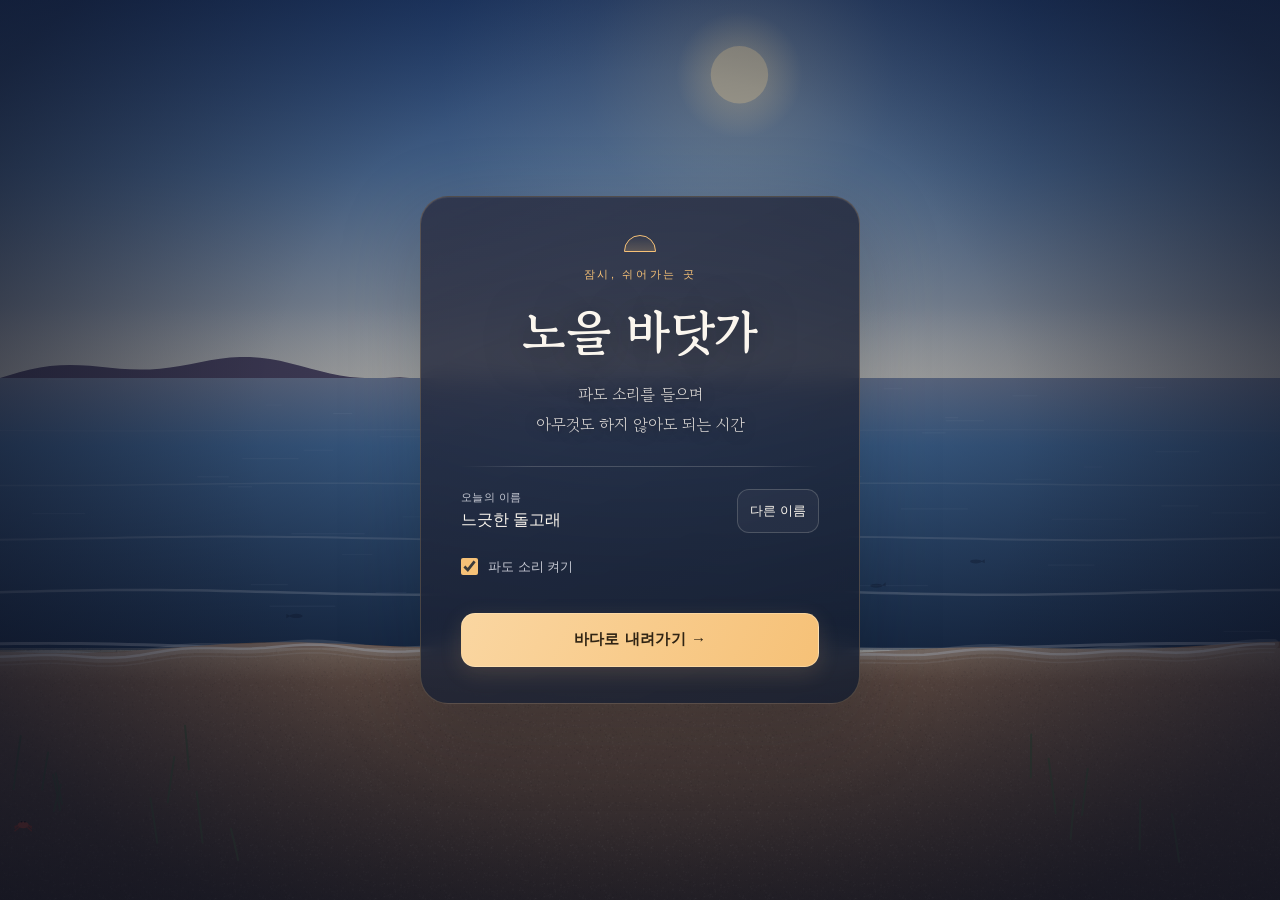
<file: index.html>
<!doctype html>
<html lang="ko">
<head>
<meta charset="utf-8">
<meta name="viewport" content="width=device-width, initial-scale=1, viewport-fit=cover">
<title>노을 바닷가 · 물멍하는 곳</title>
<!-- 검색 소유 확인: 사장님이 발급받은 코드로 바꿔 넣기 -->
<!-- <meta name="naver-site-verification" content="여기에_네이버_코드"> -->
<meta name="google-site-verification" content="o_FQm3LHeyaX7Wiu_-RGGxIRQg9sw2EyQJN6duLNS5E">
<meta name="google-site-verification" content="1PLEExPEC_xuSKN7fP6peDHfnMCUivn9Yy2qoBuzuHs">
<link rel="canonical" href="https://sang456453-cloud.github.io/mulmeong/">
<meta property="og:title" content="노을 바닷가 · 물멍하는 곳">
<meta property="og:description" content="파도 소리를 들으며 잠시 쉬어가는 온라인 물멍 공간.">
<meta property="og:url" content="https://sang456453-cloud.github.io/mulmeong/">
<meta name="description" content="파도 소리를 들으며 잠시 쉬어가는 온라인 물멍 공간. 수영, 물수제비, 발 담그기, 소원배, 심호흡.">
<link rel="preconnect" href="https://fonts.googleapis.com"><link rel="preconnect" href="https://fonts.gstatic.com" crossorigin>
<link rel="stylesheet" href="https://fonts.googleapis.com/css2?family=Gowun+Batang:wght@400;700&display=swap">
<style>
:root{--ink:#FBF6EE;--muted:#C5C8D2;--glass:rgba(22,32,54,.78);--glass-2:rgba(22,32,54,.94);--line:rgba(251,246,238,.18);--gold:#F6C177;--gold-deep:#E0A24A;--sea:#8FA5BF;--serif:"Gowun Batang",Pretendard,serif;--sans:Pretendard,-apple-system,"Apple SD Gothic Neo","Malgun Gothic",sans-serif}
*{box-sizing:border-box}
html,body{margin:0;height:100%;background:#1c2740;color:var(--ink);font-family:var(--sans);font-size:14px;line-height:1.5;overflow:hidden;-webkit-tap-highlight-color:transparent}
button,select,input{font-family:inherit}
button,a,select,input{touch-action:manipulation}
[hidden]{display:none!important}
:focus-visible{outline:2px solid var(--gold);outline-offset:3px}
canvas{position:fixed;inset:0;width:100%;height:100%;display:block;touch-action:none}
.ui{position:fixed;inset:0;pointer-events:none;transition:opacity 1.4s}
.ui>*{pointer-events:auto}
.gate:not(.off)~.ui{visibility:hidden}
.topright,.board,.rail,.links{box-shadow:0 8px 28px rgba(6,12,26,.18),inset 0 1px 0 rgba(255,255,255,.04);-webkit-backdrop-filter:blur(18px);backdrop-filter:blur(18px)}
/* 상단 */
.brand{position:absolute;left:22px;top:max(18px,env(safe-area-inset-top));display:flex;align-items:center;gap:10px;color:var(--ink);text-shadow:0 1px 10px rgba(0,0,0,.5)}
.brand svg{width:30px;height:30px;color:var(--gold);filter:drop-shadow(0 0 6px rgba(246,193,119,.5))}
.brand b{font-family:var(--serif);font-weight:700;font-size:19px}
.brand span{display:block;font-size:11px;color:var(--muted);margin-top:1px}
.topright{position:absolute;right:max(24px,env(safe-area-inset-right));top:max(20px,env(safe-area-inset-top));display:flex;align-items:center;gap:6px;max-width:calc(100% - 240px);padding:5px;background:var(--glass);border:1px solid var(--line);border-radius:18px}
.count{font-size:12px;color:var(--ink);background:transparent;border:1px solid transparent;border-radius:12px;padding:10px 12px;white-space:nowrap;min-width:0}
#count{order:1;color:var(--muted)}
#sound{order:2}
select.count{min-height:44px;background-color:rgba(255,255,255,.05);border-color:var(--line)}
.count:empty{display:none}
select.count{appearance:none;-webkit-appearance:none;cursor:pointer;font-family:inherit;padding-right:22px;background-image:url("data:image/svg+xml,%3Csvg xmlns='http://www.w3.org/2000/svg' viewBox='0 0 10 6'%3E%3Cpath d='M1 1l4 4 4-4' fill='none' stroke='%23F6C177' stroke-width='1.4' stroke-linecap='round'/%3E%3C/svg%3E");background-repeat:no-repeat;background-position:right 9px center;background-size:10px}
select.count option{background:#1c2740;color:var(--ink)}
#count::before{content:"";display:inline-block;width:6px;height:6px;border-radius:50%;background:var(--gold);margin-right:7px;vertical-align:1px;box-shadow:0 0 8px var(--gold)}
.iconbtn{position:relative;width:44px;height:44px;flex-shrink:0;border-radius:12px;border:1px solid var(--line);background:rgba(255,255,255,.04);color:var(--gold);cursor:pointer;display:grid;place-items:center}
.iconbtn svg{width:18px;height:18px}
.iconbtn[aria-pressed=false]{color:var(--muted)}
.iconbtn[aria-pressed=false]::after{content:"";position:absolute;width:22px;height:1.5px;background:var(--muted);transform:rotate(-45deg)}
svg.i{width:22px;height:22px;fill:none;stroke:currentColor;stroke-width:1.6;stroke-linecap:round;stroke-linejoin:round}
/* 순위판 */
.board{position:absolute;left:22px;top:calc(max(18px,env(safe-area-inset-top)) + 58px);width:240px;max-height:calc(100dvh - 180px);overflow:auto;background:var(--glass);border:1px solid var(--line);border-radius:18px;padding:16px 18px}
.board h3{margin:0;color:var(--gold);font-family:var(--serif);font-size:15px;font-weight:700}
.board small{display:block;font-size:11px;color:var(--muted);margin:2px 0 8px}
.board ol{margin:0;padding:0;list-style:none}
.board li{display:grid;grid-template-columns:20px minmax(0,1fr) auto;align-items:baseline;gap:8px;padding:4px 0;font-size:13px}
.board li i{font-style:normal;font-family:var(--serif);font-size:16px;color:var(--sea)}
.board li:first-child i{color:var(--gold)}
.board li b{font-weight:500}
.board li span{overflow-wrap:anywhere;word-break:normal}
.board li b{white-space:nowrap;font-variant-numeric:tabular-nums}
.board li+li{border-top:1px solid rgba(251,246,238,.07)}
.board li.empty{grid-template-columns:1fr;color:var(--muted)}
.board li.me{border-top:1px solid var(--line);margin-top:6px;padding-top:8px;color:var(--gold)}
/* 행동: 하나의 유리 띠 */
.rail{position:absolute;right:max(24px,env(safe-area-inset-right));top:50%;transform:translateY(-50%);display:flex;flex-direction:column;background:var(--glass);border:1px solid var(--line);border-radius:22px;padding:6px;backdrop-filter:blur(12px)}
.rail button{position:relative;isolation:isolate;width:48px;height:50px;border:0;background:none;color:var(--ink);cursor:pointer;display:grid;place-items:center;padding:0;border-radius:24px}
.rail button+button::before{content:"";position:absolute;top:0;left:12px;right:12px;height:1px;background:var(--line)}
.rail button:hover{color:var(--gold);background:rgba(246,193,119,.08)}
.rail button small{position:absolute;right:58px;top:50%;transform:translateY(-50%);font-size:12px;white-space:nowrap;color:var(--ink);background:var(--glass-2);padding:5px 10px;border-radius:8px;opacity:0;transition:opacity .15s;pointer-events:none}
.rail button:hover small,.rail button:focus-visible small{opacity:1}
.rail button[aria-pressed=true]{color:#2a1d0a}
.rail button[aria-pressed=true]::after{content:"";position:absolute;inset:5px;border-radius:50%;background:radial-gradient(circle at 35% 30%,#ffe3ad,var(--gold) 55%,var(--gold-deep));box-shadow:0 2px 12px rgba(246,193,119,.22);z-index:-1}
/* 안내: 배경 밝기와 무관하게 읽히는 유리 패널 */
.toast{position:absolute;left:50%;top:100px;transform:translateX(-50%);width:min(440px,calc(100% - 600px));padding:13px 18px;border:1px solid rgba(246,193,119,.28);border-radius:16px;background:var(--glass-2);box-shadow:0 8px 32px rgba(6,12,26,.2);font-family:var(--serif);font-size:15px;line-height:1.8;color:var(--ink);opacity:0;visibility:hidden;transition:opacity .35s,visibility .35s;text-align:center;overflow-wrap:anywhere;pointer-events:none}
.toast.on{opacity:1;visibility:visible}
.hint{position:absolute;left:22px;bottom:max(16px,env(safe-area-inset-bottom));margin:0;font-size:11px;color:var(--muted);text-shadow:0 1px 8px rgba(0,0,0,.7)}
.chat{position:absolute;left:50%;bottom:max(20px,env(safe-area-inset-bottom));transform:translateX(-50%);display:flex;gap:6px;width:min(360px,calc(100% - 32px));margin:0;padding:5px;background:var(--glass);border:1px solid var(--line);border-radius:16px;backdrop-filter:blur(10px)}
.chat input{flex:1;min-width:0;padding:8px 12px;border:1px solid transparent;border-radius:11px;background:rgba(255,255,255,.06);color:var(--ink);font:inherit;font-size:14px}
.chat input:focus{outline:none;border-color:rgba(246,193,119,.6)}
.chat button{padding:8px 12px;border:0;border-radius:11px;background:var(--gold);color:#2a1d0a;font:inherit;font-size:13px;font-weight:600;cursor:pointer}
.links{position:absolute;right:max(24px,env(safe-area-inset-right));bottom:max(20px,env(safe-area-inset-bottom));max-width:44%;margin:0;padding:4px 8px;font-size:12px;display:flex;flex-wrap:wrap;justify-content:center;gap:0 8px;background:var(--glass);border:1px solid var(--line);border-radius:14px}
.links a{display:flex;align-items:center;min-height:36px;padding:4px 8px;color:var(--ink);text-decoration:none;border-radius:8px}
.links a:hover{color:var(--gold);background:rgba(246,193,119,.08)}
/* 입장: 이름과 소리 설정에서 입장 버튼으로 이어지는 차분한 위계 */
.gate{position:fixed;inset:0;z-index:10;display:flex;align-items:center;justify-content:center;text-align:center;padding:max(24px,env(safe-area-inset-top)) max(16px,env(safe-area-inset-right)) max(24px,env(safe-area-inset-bottom)) max(16px,env(safe-area-inset-left));overflow-y:auto;background:radial-gradient(ellipse at 50% 45%,rgba(12,16,32,.14),rgba(12,16,32,.72) 85%);transition:opacity .9s,visibility .9s}
.gate.off{opacity:0;visibility:hidden;pointer-events:none}
.intro{width:min(440px,100%);flex-shrink:0;margin:auto;display:flex;flex-direction:column;align-items:center;padding:38px 40px 36px;background:linear-gradient(155deg,rgba(40,43,63,.8),rgba(20,29,47,.84));border:1px solid rgba(246,193,119,.22);border-radius:28px;box-shadow:0 24px 80px rgba(5,10,24,.26),inset 0 1px 0 rgba(255,255,255,.06);-webkit-backdrop-filter:blur(12px);backdrop-filter:blur(12px)}
.eyebrow{margin:0 0 18px;color:var(--gold);font-size:11px;letter-spacing:.24em}
.eyebrow::before{content:"";display:block;width:30px;height:15px;margin:0 auto 14px;border:1px solid var(--gold);border-radius:30px 30px 0 0;background:linear-gradient(0deg,rgba(246,193,119,.2),transparent)}
.intro h1{margin:0;font-family:var(--serif);font-size:48px;line-height:1.25;font-weight:700;letter-spacing:-.01em;text-shadow:0 4px 40px rgba(0,0,0,.55)}
.intro .sub{margin:18px 0 0;font-family:var(--serif);font-size:16px;line-height:1.9;color:rgba(251,246,238,.85);text-shadow:0 1px 12px rgba(0,0,0,.5)}
.horizon{width:100%;height:1px;background:linear-gradient(90deg,transparent,var(--line) 20%,var(--line) 80%,transparent);margin:26px 0 22px}
.sun{width:100%;min-height:54px;margin-top:24px;padding:14px 20px;border-radius:14px;border:1px solid rgba(255,233,194,.45);cursor:pointer;color:#302414;font-family:var(--sans);font-size:15px;font-weight:700;letter-spacing:.03em;line-height:1.5;background:linear-gradient(115deg,#FAD6A1,var(--gold));box-shadow:0 6px 22px rgba(246,193,119,.14);transition:transform .2s,box-shadow .2s}
.sun:hover{transform:translateY(-2px);box-shadow:0 10px 28px rgba(246,193,119,.24)}
.sun:active{transform:translateY(0)}
.row{width:100%;display:flex;flex-direction:column;align-items:stretch;gap:12px;margin:0;font-size:13px;color:var(--muted)}
.nickname{display:grid;grid-template-columns:1fr auto;gap:2px 8px;text-align:left;align-items:center}
.nickname span{font-size:11px;letter-spacing:.04em}
.nickname b{grid-column:1;font-size:16px;line-height:1.6;overflow-wrap:anywhere}
.nickname #renick{grid-column:2;grid-row:1 / 3;min-height:44px;margin:0;padding:8px 12px;text-decoration:none;border:1px solid var(--line);border-radius:12px;color:var(--ink);background:rgba(255,255,255,.04)}
.row b{color:var(--ink);font-weight:500}
.row button{background:none;border:0;color:var(--muted);cursor:pointer;text-decoration:underline;text-underline-offset:3px;font-size:13px;padding:0;margin-left:8px}
.row label{display:flex;min-height:44px;gap:10px;align-items:center;cursor:pointer;text-align:left}
.row input{width:17px;height:17px;margin:0;flex-shrink:0}
.row input{accent-color:var(--gold)}
/* 심호흡 */
.breath{position:fixed;inset:0;display:none;align-items:center;justify-content:center;flex-direction:column;background:rgba(12,16,32,.6);cursor:pointer}
.breath.on{display:flex}
.breath .circle{width:170px;height:170px;border-radius:50%;background:radial-gradient(circle at 40% 35%,#fff0cf,var(--gold) 50%,rgba(224,162,74,.25) 72%,transparent 74%);box-shadow:0 0 80px rgba(246,193,119,.35);transform:scale(.6);transition:transform 4s ease-in-out}
.breath p{margin:34px 0 0;font-family:var(--serif);font-size:22px}
.breath small{color:var(--muted);margin-top:10px;font-size:12px}
/* 소원 적기 */
.ask{position:fixed;inset:0;z-index:20;display:none;align-items:center;justify-content:center;background:rgba(12,16,32,.72);padding:max(16px,env(safe-area-inset-top)) max(16px,env(safe-area-inset-right)) max(16px,env(safe-area-inset-bottom)) max(16px,env(safe-area-inset-left));overflow-y:auto}
.ask.on{display:flex}
.ask form{width:min(420px,100%);flex-shrink:0;margin:auto;background:var(--glass-2);border:1px solid rgba(246,193,119,.3);border-radius:24px;padding:28px;box-shadow:0 24px 80px rgba(0,0,0,.3);-webkit-backdrop-filter:blur(18px);backdrop-filter:blur(18px)}
.ask h3{margin:0 0 4px;font-family:var(--serif);font-size:20px;font-weight:700}
.ask p{margin:10px 0 22px;font-size:13px;line-height:1.8;color:var(--muted);word-break:keep-all}
.ask label{display:block;margin-bottom:8px;font-size:12px;color:var(--gold)}
.ask input{width:100%;min-height:52px;padding:12px 14px;border:1px solid rgba(251,246,238,.28);background:rgba(8,15,29,.45);color:var(--ink);font-size:16px;font-family:var(--sans);border-radius:12px}
.ask input::placeholder{color:#AEB5C4;opacity:1}
.ask input:focus{border-color:var(--gold)}
.btns{display:flex;gap:10px;justify-content:flex-end;margin-top:24px}
.btns button{min-height:46px;padding:11px 18px;border-radius:12px;border:1px solid var(--line);background:rgba(255,255,255,.04);color:var(--ink);cursor:pointer;font-size:14px}
.iconbtn:hover,.btns button:hover,.nickname #renick:hover{border-color:rgba(246,193,119,.6)}
.btns button[type=submit]{background:var(--gold);color:#2a1d0a;border-color:var(--gold);font-weight:600}

@media (max-width:1100px) and (min-width:761px){
 .toast{top:auto;bottom:92px;width:min(480px,calc(100% - 180px))}
 .hint{max-width:46%}
}
@media (max-width:760px){
 .brand{left:max(16px,env(safe-area-inset-left));top:max(16px,env(safe-area-inset-top))}
 .brand b{font-size:18px}.brand svg{width:28px;height:28px}
 .intro{padding:28px 24px;border-radius:24px}.intro h1{font-size:40px}.intro .sub{font-size:15px}
 .eyebrow{margin-bottom:14px}.horizon{margin:22px 0 18px}.sun{margin-top:18px}
 .topright{left:max(16px,env(safe-area-inset-left));right:max(16px,env(safe-area-inset-right));top:calc(max(16px,env(safe-area-inset-top)) + 52px);max-width:none;gap:4px;padding:4px;border-radius:16px}
 .count{padding:10px 8px;font-size:12px}select.count{flex:1;padding-right:25px;background-position:right 9px center}
 #count{flex-shrink:0}#count::before{margin-right:5px}
 .board{left:max(16px,env(safe-area-inset-left));top:calc(max(16px,env(safe-area-inset-top)) + 186px);width:min(240px,calc(100% - 32px));padding:12px 14px;max-height:calc(100dvh - 420px);scrollbar-width:thin}
 .board h3{font-size:14px}.board li{font-size:12px;padding:5px 0}
 .chat{top:calc(max(16px,env(safe-area-inset-top)) + 126px);bottom:auto;width:calc(100% - 24px)} /* 폰에선 모래 위 캐릭터를 가리지 않게 위쪽에 */
 .rail{left:max(12px,env(safe-area-inset-left));right:max(12px,env(safe-area-inset-right));top:auto;bottom:calc(max(12px,env(safe-area-inset-bottom)) + 52px);transform:none;flex-direction:row;padding:5px;border-radius:20px;justify-content:center}
 .rail button{flex:1;min-width:0;max-width:64px;width:auto;height:62px;border-radius:14px;display:flex;flex-direction:column;justify-content:center;gap:5px}
 .rail button+button::before{top:10px;bottom:10px;left:0;right:auto;width:1px;height:auto}
 .rail button small{position:static;transform:none;opacity:1;background:none;padding:0;font-size:10px;line-height:1.4;color:var(--muted)}
 .rail button[aria-pressed=true]::after{inset:0;border-radius:12px}
 .rail button[aria-pressed=true] small{color:#302414}
 .rail button:hover small{color:inherit}
 .toast{top:auto;bottom:calc(max(12px,env(safe-area-inset-bottom)) + 138px);width:calc(100% - 32px);max-height:112px;overflow-y:auto;pointer-events:auto;font-size:14px;line-height:1.7;padding:12px 14px}
 .hint{display:none}
 .links{left:max(12px,env(safe-area-inset-left));right:max(12px,env(safe-area-inset-right));bottom:max(10px,env(safe-area-inset-bottom));max-width:none;max-height:44px;overflow-y:auto;gap:0 4px;padding:0 4px;border-radius:12px}
 .links a{min-height:42px;padding:4px 8px}
 .ask form{padding:24px 20px}.ask h3{font-size:21px}.btns button{flex:1;padding:11px 10px}
}
@media (max-height:500px) and (min-width:761px){
 .board{max-height:calc(100dvh - 180px)}.rail{top:80px;bottom:80px;transform:none;overflow-y:auto}.rail button{min-height:44px}
 .toast{top:auto;bottom:80px;width:min(420px,calc(100% - 600px));max-height:100px;overflow-y:auto;pointer-events:auto}
}
@media (max-height:500px) and (max-width:760px){
 .board{top:calc(max(16px,env(safe-area-inset-top)) + 114px);max-height:max(52px,calc(100dvh - 310px))}
 .toast{left:auto;right:12px;transform:none;bottom:150px;width:calc(100% - 280px);min-width:90px;max-height:110px;font-size:12px;padding:8px}
}
@media (prefers-reduced-motion:reduce){.sun,.rail button small,.toast,.ui,.gate{transition-duration:.01ms}.sun:hover{transform:none}}
</style>
</head>
<body>
<canvas id="c"></canvas>

<div class="gate" id="gate" aria-labelledby="gateTitle">
 <div class="intro">
  <p class="eyebrow">잠시, 쉬어가는 곳</p>
  <h1 id="gateTitle">노을 바닷가</h1>
  <p class="sub">파도 소리를 들으며<br>아무것도 하지 않아도 되는 시간</p>
  <div class="horizon"></div>
  <div class="row">
   <div class="nickname"><span>오늘의 이름</span><b id="nick" aria-live="polite"></b><button id="renick" type="button">다른 이름</button></div>
   <label><input type="checkbox" id="soundOpt" checked> 파도 소리 켜기</label>
  </div>
  <button class="sun" id="enter" type="button">바다로 내려가기 <span aria-hidden="true">→</span></button>
 </div>
</div>

<div class="ui" id="ui" style="opacity:0">
 <div class="brand"><svg viewBox="0 0 34 34" fill="none" stroke="currentColor" stroke-width="1.6" stroke-linecap="round"><circle cx="17" cy="14" r="6"/><path d="M3 23c3-3 6-3 9 0s6 3 9 0 6-3 9 0M3 29c3-3 6-3 9 0s6 3 9 0 6-3 9 0"/></svg><div><b>노을 바닷가</b><span>물멍하는 곳</span></div></div>
 <div class="board" id="board" hidden></div>
 <div class="topright"><span id="count" class="count"></span><select id="soundMode" class="count" title="배경 소리 고르기" aria-label="배경 소리"><option value="wave">파도</option><option value="gull">파도와 갈매기</option><option value="cricket">밤 풀벌레</option><option value="rain">빗소리</option></select><button class="iconbtn" id="sound" aria-pressed="true" title="파도 소리 켜기/끄기"><svg class="i" viewBox="0 0 24 24"><path d="M4 10v4h4l5 4V6L8 10H4z"/><path d="M16 9c1.5 1.5 1.5 4.5 0 6M18.5 6.5c3 3 3 8 0 11"/></svg></button></div>
 <nav class="rail" aria-label="행동">
  <button data-act="gaze"><svg class="i" viewBox="0 0 24 24"><path d="M6 13a6 6 0 0 1 12 0"/><path d="M12 4v2M4.5 7.5l1.4 1.4M19.5 7.5l-1.4 1.4"/><path d="M2 17c2-2 4-2 6 0s4 2 6 0 4-2 6 0M2 21c2-2 4-2 6 0s4 2 6 0 4-2 6 0"/></svg><small>물멍</small></button>
  <button data-act="swim" id="swimBtn" aria-pressed="false"><svg class="i" viewBox="0 0 24 24"><circle cx="15" cy="7" r="2.5"/><path d="M3 12l5-5 4 4"/><path d="M2 18c2-2 4-2 6 0s4 2 6 0 4-2 6 0"/></svg><small>수영하기</small></button>
  <button data-act="skip"><svg class="i" viewBox="0 0 24 24"><circle cx="6" cy="16" r="2.5"/><path d="M9 14c1.5-3 3-3 4.5 0M14 14c1.2-2.5 2.5-2.5 3.7 0M18 14c1-1.8 2-1.8 3 0"/><path d="M3 20c3-1.5 15-1.5 18 0"/></svg><small>물수제비</small></button>
  <button data-act="dip"><svg class="i" viewBox="0 0 24 24"><path d="M9 3c3 0 4 3 4 6 0 2-1 3-1 5 0 1.5 1 2.5 1 4a3 3 0 0 1-6 0c0-1.5 1-2.5 1-4 0-2-1-3-1-5 0-3 1-6 2-6z"/><path d="M2 21c2-2 4-2 6 0s4 2 6 0 4-2 6 0"/></svg><small>발 담그기</small></button>
  <button data-act="boat"><svg class="i" viewBox="0 0 24 24"><path d="M12 3v12"/><path d="M12 4l7 10H12z"/><path d="M4 16h16l-2 4H6z"/></svg><small>소원배</small></button>
  <button data-act="breath"><svg class="i" viewBox="0 0 24 24"><circle cx="12" cy="12" r="3"/><circle cx="12" cy="12" r="7" stroke-dasharray="2 3"/><circle cx="12" cy="12" r="10.5" stroke-dasharray="1 4"/></svg><small>심호흡</small></button>
 </nav>
 <div class="toast" id="toast" role="status" aria-live="polite" aria-atomic="true"></div>
 <form class="chat" id="chat" autocomplete="off"><input id="chatText" maxlength="40" placeholder="한마디 (Enter)" aria-label="옆 사람에게 한마디"><button type="submit">말하기</button></form>
 <p class="hint">클릭이나 탭으로 걷고, WASD나 방향키로도 움직여요. 바다를 누르면 그대로 들어가 헤엄쳐요.</p>
 <p class="links"><a href="글/">물멍하는 글</a><a id="coffee" target="_blank" rel="noopener" hidden>개발자에게 커피 한 잔</a><a id="feedback" target="_blank" rel="noopener" hidden>의견 남기기</a></p>
</div>

<div class="ask" id="ask" role="dialog" aria-modal="true" aria-labelledby="wishTitle" aria-describedby="wishHelp"><form id="wishForm"><h3 id="wishTitle">소원배에 적을 한 줄</h3><p id="wishHelp">한 사람당 소원배는 하나예요. 모두에게 보이고, 30자까지 적을 수 있어요.</p><label for="wishText">바다에 전하고 싶은 말</label><input aria-describedby="wishHelp" id="wishText" maxlength="30" placeholder="올해는 가족 모두 건강하게" autocomplete="off" required><div class="btns"><button type="button" id="wishCancel">취소</button><button type="submit">바다에 띄우기</button></div></form></div>

<div class="breath" id="breath"><div class="circle" id="circle"></div><p id="btext">들이쉬기</p><small id="bwith"></small><small>아무 곳이나 누르면 돌아가요</small></div>

<script>
(()=>{
// 설정: 비워 두면 혼자 모드. 키는 공개용(publishable)만 넣는다
const CONFIG={
 supabaseUrl:'https://mlnbnfiwdishndmsjjtq.supabase.co',
 supabaseKey:'sb_publishable_cm1F-2OjWk6aW04IM-ctWQ_b6Q6LY9C', // 공개 배포용 키(브라우저 노출 전제). 비밀 키(secret/service_role)는 절대 여기 넣지 않는다
 coffeeUrl:'',     // 예: https://toss.me/아이디  (계좌번호 노출 없이 송금 받는 링크)
 feedbackUrl:''    // 예: 구글 폼 / 카카오 오픈채팅 링크
};
const $=s=>document.querySelector(s);
for(const [id,url] of [['coffee',CONFIG.coffeeUrl],['feedback',CONFIG.feedbackUrl]])if(url){$('#'+id).href=url;$('#'+id).hidden=false;}
const canvas=$('#c'),ctx=canvas.getContext('2d');
let W=innerWidth,H=innerHeight;
function resize(){const dpr=Math.min(devicePixelRatio||1,2);W=innerWidth;H=innerHeight;canvas.width=W*dpr;canvas.height=H*dpr;ctx.setTransform(dpr,0,0,dpr,0,0);}
addEventListener('resize',resize);resize();

// 장면 구획(비율) — 하늘 / 바다 / 모래
const L=()=>({horizon:H*.42,shore:H*.72,bottom:H*.96});
// 하루: 4분에 한 바퀴, 실제 시계 기준이라 모두 같은 하늘을 봄. 0 새벽 → .3 한낮 → .6 노을 → .8 한밤 → 1 새벽. ?phase=0.3 으로 미리보기 가능
// 영상 촬영용: ?start=0.45&day=40 이면 노을(0.45)에서 시작해 40초에 하루가 돈다
const Q=new URLSearchParams(location.search),DAY=parseFloat(Q.get('day'))||240,phaseOverride=parseFloat(Q.get('phase')),startPhase=parseFloat(Q.get('start')),t0=performance.now();
const dayPhase=()=>isFinite(phaseOverride)?phaseOverride:isFinite(startPhase)?(startPhase+(performance.now()-t0)/1000/DAY)%1:(Date.now()/1000%DAY)/DAY;
const SKY=[[0,['#2b2550','#7a4f74','#e08a5a','#ffd59a']],[.3,['#3a7bd5','#6fb1e6','#a8d4f0','#dff0fa']],[.6,['#1b1a3a','#5a3a6e','#c86a4e','#f3b36a']],[.8,['#05070f','#0c1427','#132038','#1b2a44']],[1,['#2b2550','#7a4f74','#e08a5a','#ffd59a']]];
const hex=h=>[1,3,5].map(i=>parseInt(h.slice(i,i+2),16)),mix=(a,b,t)=>a.map((v,i)=>v+(b[i]-v)*t),rgb=(c,a=1)=>`rgba(${c[0]|0},${c[1]|0},${c[2]|0},${a})`;
function sky(p){let i=0;while(SKY[i+1][0]<p)i++;const [p0,a]=SKY[i],[p1,b]=SKY[i+1],t=(p-p0)/(p1-p0);return a.map((h,j)=>mix(hex(h),hex(b[j]),t));}
const clamp=(v,a,b)=>Math.max(a,Math.min(b,v)),lerp=(a,b,p)=>a+(b-a)*p,pick=a=>a[Math.random()*a.length|0],rnd=Math.random;
// 원근: 수평선 쪽이 작고 아래쪽이 크다. 물가(shore)에서 두 구간이 .75로 이어짐
const depth=y=>{const l=L();return y<l.shore?.4+.35*clamp((y-l.horizon)/(l.shore-l.horizon),0,1):.75+.55*clamp((y-l.shore)/(l.bottom-l.shore),0,1)};
const swimTop=l=>l.horizon+(l.shore-l.horizon)*.35;
const clampGoal=(c,x,y)=>{const l=L();return{x:clamp(x,20,W-20),y:c.swim?clamp(y,swimTop(l),l.shore-4):clamp(y,l.shore+8,l.bottom)}};
function rr(x,y,w,h,r){ctx.beginPath();ctx.roundRect?ctx.roundRect(x,y,w,h,r):ctx.rect(x,y,w,h);}

// 이름
const ADJ=['느긋한','다정한','고요한','포근한','잔잔한','맑은','수줍은','반짝이는'];
const ANI=['해달','갈매기','돌고래','소라게','불가사리','바다거북','멸치','파도'];
const makeNick=()=>pick(ADJ)+' '+pick(ANI);
let nick=makeNick();$('#nick').textContent=nick;
$('#renick').onclick=()=>{nick=makeNick();$('#nick').textContent=nick;};

// 배경 요소는 비율로만 저장해 창 크기가 바뀌어도 그대로
const stars=Array.from({length:70},()=>({fx:rnd(),fy:rnd()*.6,r:.4+rnd()*1,sp:.5+rnd()*2,ph:rnd()*7}));
const shimmer=Array.from({length:50},()=>({fx:rnd(),fy:rnd(),len:20+rnd()*60,sp:.3+rnd(),k:.5+rnd()*1.5,ph:rnd()*7}));
const grass=Array.from({length:16},()=>({fx:rnd()<.5?rnd()*.2:.8+rnd()*.2,fy:.55+rnd()*.45,h:24+rnd()*34,ph:rnd()*7}));
const glints=Array.from({length:46},()=>({dx:rnd()-.5,fy:rnd(),ph:rnd()*7,sp:2+rnd()*3})); // 해·달 비친 길 위의 반짝임
const grain=(()=>{const c=document.createElement('canvas');c.width=c.height=160;const g=c.getContext('2d');
 for(let i=0;i<2400;i++){g.fillStyle=rnd()<.5?`rgba(255,240,220,${.03+rnd()*.07})`:`rgba(20,10,0,${.03+rnd()*.08})`;g.fillRect(rnd()*160,rnd()*160,1.3,1.3);}return ctx.createPattern(c,'repeat');})(); // 모래 입자

// 인물: 접속하는 사람마다 해변 옷과 색이 랜덤, 다른 사람 화면에도 같은 옷으로 보임
const OUTFITS=['꽃무늬 셔츠','래시가드','비키니','원피스 수영복','보드숏','티셔츠와 반바지'],HAIR=['#2a2220','#4a2f22','#7a4a30','#1f2d3d','#caa37a'];
function makeChar(name,fx,fy,hue,isRemote,outfit,hair){const l=L();const c={name,x:W*fx,y:l.shore+(l.bottom-l.shore)*fy,hue,isNpc:isRemote,outfit:outfit??(rnd()*OUTFITS.length|0),hair:hair??(rnd()*HAIR.length|0),state:'idle',t:0,face:1,sit:false,swim:false,dip:0,dipT:0,rip:0,say:null,sayT:0,then:null};c.tx=c.x;c.ty=c.y;return c;}
let player=null,gaze=false;
const ripples=[],stones=[],boats=[],particles=[],floaters=[],keys=new Set();
const mkRipple=(x,y,s=1)=>({x,y,r:2,a:.7,s});

// 소원배: 한 브라우저당 하나. 바다 위에 계속 떠 있고(최근 12개), 함께 모드면 DB에 저장돼 모두에게 보임
const WISHKEY='mulmeong.wish',CIDKEY='mulmeong.cid';
const store=(k,v)=>{try{v===undefined?0:localStorage.setItem(k,JSON.stringify(v));return JSON.parse(localStorage.getItem(k));}catch(e){return null;}};
let myWish=store(WISHKEY),clientId=store(CIDKEY)||store(CIDKEY,Math.random().toString(36).slice(2)+Date.now().toString(36));
// fromShore: 방금 띄운 배는 물가에서 출발해 해 쪽(수평선 가까이)으로 약 40초 떠내려간 뒤 그 자리에서 둥둥
function addWish(w,fromShore){if(!w||!w.id||boats.some(b=>b.id===w.id))return;const h=[...String(w.id)].reduce((a,c)=>(a*31+c.charCodeAt(0))>>>0,7);
 const tx=.1+(h%1000)/1000*.8,ty=.1+((h>>10)%1000)/1000*.28;
 boats.push({id:w.id,name:String(w.name).slice(0,16),text:String(w.text).slice(0,30),fx:fromShore?clamp(+w.fx||.5,.05,.95):tx,fy:fromShore?1:ty,tx,ty,vx:((h>>20)&1?1:-1)*.004,ph:h%7});
 if(boats.length>12)boats.shift();}

// 바닷가 생물: 게 1마리(모래, 다가가면 숨음), 물고기 그림자 3마리(물, 헤엄쳐 다가가면 달아남), 갈매기(가끔 하늘을 가로지름). 화면마다 다르고 서로 공유하지 않음
const crab={fx:rnd(),fy:.35+rnd()*.5,dir:rnd()<.5?-1:1,hide:0,t:0,seen:false};
const fish=Array.from({length:3},()=>({fx:rnd(),fy:.55+rnd()*.4,dir:rnd()<.5?-1:1,sp:.015+rnd()*.015,ph:rnd()*7}));
const gulls=[];let gullT=20+rnd()*30,gullSeen=false;
function spawnGull(){const dir=rnd()<.5?1:-1;gulls.push({fx:dir>0?-.05:1.05,fy:.12+rnd()*.2,dir,sp:.05+rnd()*.03,ph:rnd()*7,sc:.6+rnd()*.6});if(!gullSeen){gullSeen=true;toast('갈매기가 지나가요');}gullCall();}

// 함께 머물기: Supabase Realtime(무료 플랜) 채널로 위치만 주고받음. 서버 코드·DB 없음
const remotes={};let chan=null,db=null,joined=false,lastSend=0,lastSent='';
const toFrac=c=>{const l=L();return{fx:+(c.x/W).toFixed(4),fy:+((c.y-l.shore)/(l.bottom-l.shore)).toFixed(4)}};
async function connect(){if(!CONFIG.supabaseUrl||!CONFIG.supabaseKey)return;
 const {createClient}=await import('https://cdn.jsdelivr.net/npm/@supabase/supabase-js@2.49.4/+esm');
 const me=player.id=Math.random().toString(36).slice(2,10);
 db=createClient(CONFIG.supabaseUrl,CONFIG.supabaseKey);chan=db.channel('mulmeong',{config:{presence:{key:me}}});
 db.from('mulmeong_wishes').select('id,name,text').order('created_at',{ascending:false}).limit(12).then(({data,error})=>{if(error)console.warn('소원 불러오기 실패',error);(data||[]).reverse().forEach(addWish);});
 const applyMove=p=>{if(!p||p.id===me||typeof p.id!=='string')return;const fx=+p.fx,fy=+p.fy;if(!isFinite(fx)||!isFinite(fy))return;
  const l=L(),r=remotes[p.id]||(remotes[p.id]=makeChar(String(p.name||'누군가').slice(0,16),clamp(fx,0,1),clamp(fy,-1.2,1),(+p.hue||0)%360,true,0,0));
  r.name=String(p.name||'누군가').slice(0,16);r.hue=(+p.hue||0)%360;r.outfit=clamp(p.o|0,0,OUTFITS.length-1);r.hair=clamp(p.h|0,0,HAIR.length-1);r.swim=!!p.swim;r.tx=clamp(fx,0,1)*W;r.ty=l.shore+(l.bottom-l.shore)*clamp(fy,-1.2,1);r.sit=!!p.sit;if(Math.abs(r.tx-r.x)<1.5)r.face=p.face<0?-1:1;};
 chan.on('presence',{event:'sync'},()=>{const st=chan.presenceState();$('#count').textContent='함께 '+Object.keys(st).length+'명';for(const id in remotes)if(!st[id])delete remotes[id];
  for(const id in st)if(!remotes[id]&&st[id][0])applyMove({id,...st[id][0]});breathCount();}) // 움직이기 전에도 접속한 사람은 바로 보인다
 .on('presence',{event:'join'},({key})=>{if(key!==me)sendMove(true);})
 // 다른 사람이 보낸 값은 믿지 않는다: 숫자 아니면 버리고, 범위를 자른다
 .on('broadcast',{event:'move'},({payload:p})=>applyMove(p))
 .on('broadcast',{event:'fx'},({payload:p})=>{const r=p&&remotes[p.id];if(!r)return;
  if(p.type==='stone'){throwStone(r,clamp(p.hops|0,1,9));r.skips=clamp(p.skips|0,0,99999);r.best=clamp(p.best|0,0,9);boardDirty=true;}
  else if(p.type==='breath'){r.breath=!!p.on;breathCount();}})
 .on('broadcast',{event:'wish'},({payload:w})=>{if(w&&typeof w.id==='string'&&w.text)addWish(w,true);})
 .on('broadcast',{event:'say'},({payload:p})=>{const r=p&&remotes[p.id];if(!r||typeof p.text!=='string')return;r.say=cleanSay(p.text);r.sayT=6;})
 .subscribe(async s=>{if(s==='SUBSCRIBED'){joined=true;await chan.track({name:player.name,hue:player.hue,o:player.outfit,h:player.hair,...toFrac(player)});sendMove(true);}else if(s==='CLOSED'||s==='CHANNEL_ERROR')joined=false;});
 setInterval(()=>sendMove(),1000);} // rAF가 멈춘 뒤쪽 탭에서도 위치를 보낸다
function sendMove(force){if(!joined||!player.id)return;const now=performance.now(),p={id:player.id,name:player.name,hue:player.hue,o:player.outfit,h:player.hair,sit:player.sit,swim:player.swim,face:player.face,...toFrac(player)},key=JSON.stringify(p);
 if(!force&&(key===lastSent?now-lastSend<5000:now-lastSend<250))return; // 움직일 때 초당 4번, 가만히 있으면 5초마다
 lastSend=now;lastSent=key;chan.send({type:'broadcast',event:'move',payload:p});}
function sendFx(type,extra){if(joined&&player.id)chan.send({type:'broadcast',event:'fx',payload:{id:player.id,type,...extra}});}

// 물수제비 순위판: 지금 이 바닷가에 있는 사람(나·NPC·함께 모드 접속자) 기준. 내 기록만 브라우저에 저장
let boardDirty=true;
const SAVE='mulmeong.skips';
const saveSkips=()=>{try{localStorage.setItem(SAVE,JSON.stringify({skips:player.skips,best:player.best,todayBest:player.todayBest,todayDate:player.todayDate,streak:player.streak}));}catch(e){}};
const el=(tag,text,cls)=>{const e=document.createElement(tag);if(text!=null)e.textContent=text;if(cls)e.className=cls;return e;};
function renderBoard(){boardDirty=false;const box=$('#board');box.hidden=!player;if(!player)return;box.replaceChildren(el('h3','물수제비'),el('small','지금 바닷가에 있는 사람'));
 const ol=el('ol'),top=[player,...Object.values(remotes)].filter(c=>c.skips>0).sort((a,b)=>b.skips-a.skips).slice(0,3);
 top.forEach((c,i)=>{const li=el('li');li.append(el('i',i+1),el('span',c.name),el('b',c.skips+'번'));ol.append(li);});
 if(!top.length)ol.append(el('li','아직 아무도 던지지 않았어요','empty'));
 const me=el('li',null,'me');me.append(el('i','나'),el('span',player.best?'최고 '+player.best+'번'+(player.todayBest&&player.todayDate===new Date().toDateString()?' · 오늘 '+player.todayBest+'번':'')+(player.streak>=2?' · '+player.streak+'연속':''):'아직 안 던졌어요'),el('b',(player.skips||0)+'번'));ol.append(me);box.append(ol);}

function setGoal(c,x,y,then){const g=clampGoal(c,x,y);c.tx=g.x;c.ty=g.y;c.then=then||null;c.sit=false;if(then!=='land')c.after=null;}
// 튕기는 횟수는 1~9번 랜덤(적게 튕기는 쪽이 흔함). 많이 튕길수록 멀리, 오래 날아간다
function throwStone(c,hops){c.sit=false;c.state='throw';c.t=0;const l=L(),dir=c.face||1;hops=hops||1+(rnd()*rnd()*9|0);
 c.skips=(c.skips||0)+1;c.best=Math.max(c.best||0,hops);boardDirty=true;
 if(c===player)saveSkips();
 const sx=c.x,sy=c.swim?c.y:l.shore-2,ex=clamp(sx+dir*(60+hops*35)*(.8+rnd()*.4),20,W-20),ey=l.horizon+(l.shore-l.horizon)*clamp(.5-hops*.045,.1,.5);
 stones.push({sx,sy,ex,ey,p:0,hops,dur:.9+hops*.22,prev:0,owner:c});return hops;}
function splash(x,y,n){const l=L(),k=.35+clamp((y-l.horizon)/(l.shore-l.horizon),0,1)*.9;for(let i=0;i<n;i++)particles.push({x,y,vx:(rnd()-.5)*70*k,vy:-(40+rnd()*70)*k,a:.9,k});}
function stepChar(c,dt){const dx=c.tx-c.x,dy=c.ty-c.y,dist=Math.hypot(dx,dy);c.t+=dt;const l=L();
 if(dist>1.5){const sp=(c.swim?60:85)*depth(c.y)*dt,k=Math.min(1,sp/dist);c.x+=dx*k;c.y+=dy*k;c.face=dx<0?-1:1;c.state='walk';}
 else{if(c.state==='walk')c.state='idle';
  if(c.then==='dip'){c.sit=true;c.dip=7;c.dipT=0;if(c===player)splashSound(.8);}
  else if(c.then==='swim')enterWater(c);
  else if(c.then==='land')landChar(c);
  c.then=null;}
 if(c.state==='throw'&&c.t>.5)c.state='idle';
 if(c.swim){c.rip-=dt;if(c.rip<=0){c.rip=c.state==='walk'?.35:1.6;ripples.push(mkRipple(c.x,c.y+2,.5));if(c===player&&c.state==='walk')splashSound(.45);}}
 if(c.dip>0){c.dip-=dt;c.dipT-=dt;if(c.dipT<=0){c.dipT=1.3;ripples.push(mkRipple(c.x,l.shore-3,.6));if(c===player)splashSound(.2);}}
 if(c.sayT>0){c.sayT-=dt;if(c.sayT<=0)c.say=null;}}
function enterWater(c){c.swim=true;c.y=c.ty=L().shore-8;c.tx=c.x;ripples.push(mkRipple(c.x,c.y,1.2));if(c===player){splashSound(1);$('#swimBtn').setAttribute('aria-pressed',true);toast('WASD·방향키로 헤엄쳐요 · 모래 쪽으로 나오면 끝');}
 if(c.after){const a=c.after;c.after=null;setGoal(c,a.x,a.y);}}
function landChar(c){c.swim=false;c.y=c.ty=L().shore+10;c.tx=c.x;if(c===player){splashSound(.7);$('#swimBtn').setAttribute('aria-pressed',false);}
 if(c.after){const a=c.after;c.after=null;setGoal(c,a.x,a.y);}}
function keyMove(c,dt){const k=s=>keys.has(s);
 const vx=(k('d')||k('arrowright'))-(k('a')||k('arrowleft')),vy=(k('s')||k('arrowdown'))-(k('w')||k('arrowup'));
 if(!vx&&!vy)return;exitGaze();const l=L(),sp=(c.swim?60:85)*depth(c.y)*dt,g=clampGoal(c,c.x+vx*sp,c.y+vy*sp*.7);
 if(c.swim&&vy>0&&g.y>=l.shore-4){landChar(c);return;} // 물가에서 아래로 누르면 모래로 올라옴
 if(!c.swim&&vy<0&&c.y<=l.shore+8){c.after=null;enterWater(c);return;} // 물가에서 위로 누르면 바다로 들어감
 c.x=c.tx=g.x;c.y=c.ty=g.y;if(vx)c.face=vx;c.state='walk';c.sit=false;c.then=null;c.after=null;}
function updateFX(dt){const l=L();
 for(let i=ripples.length;i--;){const r=ripples[i];r.r+=40*r.s*dt;r.a-=dt*.55;if(r.a<=0)ripples.splice(i,1);}
 for(let i=stones.length;i--;){const s=stones[i];s.p+=dt/s.dur;
  if(s.p>=1){ripples.push(mkRipple(s.ex,s.ey,1.2));splash(s.ex,s.ey,8);plop(.8);floaters.push({x:s.ex,y:s.ey-10,text:s.hops+'번!',a:1});
   if(s.owner===player){const h=s.hops,today=new Date().toDateString();player.streak=h>=3?(player.streak||0)+1:0;if(player.todayDate!==today){player.todayDate=today;player.todayBest=0;}player.todayBest=Math.max(player.todayBest||0,h);saveSkips();boardDirty=true;
    const say=h>=9?'아홉 번… 바다가 잠깐 조용해졌어요':h>=7?'저 멀리까지 갔어요!':h>=5?'갈매기가 돌아봤어요':h>=3?'잔물결이 '+h+'번':h===2?'두 번, 퐁퐁':'퐁, 한 번';
    toast(h+'번 튕겼어요 · '+say+(h>=player.best?' · 최고 기록':'')+(player.streak>=3?' · '+player.streak+'연속!':''));if(h>=5)spawnGull();}
   stones.splice(i,1);continue;}
  const k=Math.floor(s.hops*s.p);if(k>s.prev){s.prev=k;const x=lerp(s.sx,s.ex,s.p),y=lerp(s.sy,s.ey,s.p);ripples.push(mkRipple(x,y,.9));splash(x,y,5);plop();}}
 for(let i=particles.length;i--;){const p=particles[i];p.vy+=220*p.k*dt;p.x+=p.vx*dt;p.y+=p.vy*dt;p.a-=dt*1.6;if(p.a<=0)particles.splice(i,1);}
 for(let i=floaters.length;i--;){const f=floaters[i];f.y-=25*dt;f.a-=dt*.8;if(f.a<=0)floaters.splice(i,1);}
 for(const b of boats){const dx=b.tx-b.fx,dy=b.ty-b.fy,d=Math.hypot(dx,dy);
  if(d>.003){const s=Math.min(1,.02*dt/d);b.fx+=dx*s;b.fy+=dy*s;}
  else{b.fx+=b.vx*dt;if(b.fx<.08||b.fx>.92)b.vx*=-1;b.tx=b.fx;}}
 // 생물
 if(player){const cx=crab.fx*W,cy=l.shore+(l.bottom-l.shore)*crab.fy;
  if(crab.hide>0){crab.hide-=dt;if(crab.hide<=0){crab.fx=rnd();crab.fy=.35+rnd()*.5;}}
  else{crab.t+=dt;if(Math.hypot(player.x-cx,player.y-cy)<70*depth(cy)){crab.hide=5;if(!crab.seen){crab.seen=true;toast('게 한 마리가 모래 속으로 숨었어요');}}
   else if(Math.sin(crab.t*.7)>0){crab.fx+=crab.dir*.012*dt;if(crab.fx<.03||crab.fx>.97)crab.dir*=-1;}}
  for(const f of fish){const fx=f.fx*W,fy=l.horizon+(l.shore-l.horizon)*f.fy,near=player.swim&&Math.hypot(player.x-fx,player.y-fy)<45;if(near)f.dir=player.x>fx?-1:1;f.fx+=f.dir*(near?.12:f.sp)*dt;
   if(f.fx<-.05){f.fx=1.05;f.fy=.55+rnd()*.4;}else if(f.fx>1.05){f.fx=-.05;f.fy=.55+rnd()*.4;}}}
 gullT-=dt;if(gullT<=0){gullT=(soundMode==='gull'?12:35)+rnd()*25;if(dayPhase()<.62||soundMode==='gull')spawnGull();}
 for(let i=gulls.length;i--;){const g=gulls[i];g.fx+=g.dir*g.sp*dt;if(g.fx<-.1||g.fx>1.1)gulls.splice(i,1);}}

// 그리기
function drawScene(t){const l=L(),swell=Math.sin(t*.53),p=dayPhase(),S=sky(p);let g;
 // 해(p<.6)는 왼쪽에서 떠서 오른쪽으로 짐, 밤(p≥.6)엔 달이 같은 길을 감
 const isDay=p<.6,q=isDay?p/.6:(p-.6)/.4,arc=Math.sin(Math.PI*q),dl=isDay?Math.min(1,arc*1.4):0;
 const bx=W*(.12+.76*q),by=l.horizon+8-arc*(l.horizon-50),warm=1-Math.min(1,arc*1.3);
 const sunC=mix([255,246,214],[255,200,110],warm),moonC=[246,231,191],lightC=isDay?sunC:moonC;
 // 하늘
 g=ctx.createLinearGradient(0,0,0,l.horizon);g.addColorStop(0,rgb(S[0]));g.addColorStop(.45,rgb(S[1]));g.addColorStop(.8,rgb(S[2]));g.addColorStop(1,rgb(S[3]));ctx.fillStyle=g;ctx.fillRect(0,0,W,l.horizon+2);
 ctx.fillStyle='#fff';for(const s of stars){ctx.globalAlpha=(.2+.5*Math.abs(Math.sin(t*s.sp+s.ph)))*(1-s.fy)*(1-dl);ctx.beginPath();ctx.arc(s.fx*W,s.fy*l.horizon,s.r,0,7);ctx.fill();}ctx.globalAlpha=1;
 // 수평선 안개 띠 + 넓은 번짐 + 좁은 번짐 + 본체
 g=ctx.createLinearGradient(0,l.horizon-70,0,l.horizon);g.addColorStop(0,rgb(S[3],0));g.addColorStop(1,rgb(S[3],.45));ctx.fillStyle=g;ctx.fillRect(0,l.horizon-70,W,70);
 g=ctx.createRadialGradient(bx,by,10,bx,by,isDay?300:170);g.addColorStop(0,rgb(lightC,isDay?.42:.28));g.addColorStop(.5,rgb(lightC,isDay?.12:.08));g.addColorStop(1,rgb(lightC,0));ctx.fillStyle=g;ctx.fillRect(0,0,W,l.horizon);
 const R=isDay?42-14*arc:26;g=ctx.createRadialGradient(bx,by,R*.6,bx,by,R*2.2);g.addColorStop(0,rgb(lightC,.55));g.addColorStop(1,rgb(lightC,0));ctx.fillStyle=g;ctx.fillRect(bx-R*2.2,Math.max(0,by-R*2.2),R*4.4,Math.min(l.horizon,by+R*2.2)-Math.max(0,by-R*2.2));
 ctx.fillStyle=rgb(lightC);ctx.beginPath();ctx.arc(bx,by,R,0,7);ctx.fill();
 // 멀리 섬
 ctx.fillStyle=rgb(mix([58,42,78],S[2],.25*dl));ctx.beginPath();ctx.moveTo(0,l.horizon);for(let x=0;x<=W*.32;x+=10)ctx.lineTo(x,l.horizon-16*Math.sin(x/(W*.32)*Math.PI)-6*Math.sin(x/W*40));ctx.lineTo(W*.32,l.horizon);ctx.closePath();ctx.fill();
 // 바다: 수평선 쪽은 하늘색을 받고, 밤엔 어두워짐
 const k=.45+.55*dl;g=ctx.createLinearGradient(0,l.horizon,0,l.shore);g.addColorStop(0,rgb(mix(S[2],[74,90,134],.45)));g.addColorStop(.25,rgb(mix([30,40,70],[74,120,170],dl)));g.addColorStop(1,rgb([31*k,58*k,92*k]));ctx.fillStyle=g;ctx.fillRect(0,l.horizon,W,l.shore-l.horizon+2);
 // 해·달 비친 길: 수평선 가까울수록 길고 또렷
 ctx.strokeStyle=rgb(lightC,.7);const refl=isDay?1-arc*.75:.8;
 for(let i=0;i<26;i++){const pp=i/26,y=l.horizon+6+pp*(l.shore-l.horizon-10),wob=Math.sin(t*1.3+i*1.7)*(6+pp*18),len=(16+pp*80)*(.6+.4*Math.sin(t*.9+i));
  ctx.globalAlpha=(.25+.4*(1-pp)*Math.abs(Math.sin(t*.8+i*.9)))*refl;ctx.lineWidth=1+pp*2;ctx.beginPath();ctx.moveTo(bx+wob-len/2,y);ctx.lineTo(bx+wob+len/2,y);ctx.stroke();}
 ctx.fillStyle=rgb(lightC);
 for(const q of glints){const y=l.horizon+4+q.fy*(l.shore-l.horizon-8),x=bx+q.dx*(30+q.fy*260),a=Math.pow(Math.abs(Math.sin(t*q.sp+q.ph)),6)*refl;if(a<.05)continue;ctx.globalAlpha=a;ctx.beginPath();ctx.arc(x,y,.8+q.fy*1.4,0,7);ctx.fill();}
 ctx.strokeStyle='rgba(200,220,245,.5)';ctx.lineWidth=1;
 for(const s of shimmer){const y=l.horizon+s.fy*(l.shore-l.horizon),x=((s.fx*W+t*s.sp*20)%(W+80))-40;ctx.globalAlpha=(.08+.14*Math.abs(Math.sin(t*s.k+s.ph)))*(.5+.5*dl);ctx.beginPath();ctx.moveTo(x,y);ctx.lineTo(x+s.len*(.4+s.fy),y);ctx.stroke();}
 // 밀려오는 파도 마루
 ctx.strokeStyle='#e9f1ff';
 for(let i=0;i<5;i++){const pp=(t*.045+i/5)%1,y=l.horizon+pp*(l.shore-l.horizon);ctx.globalAlpha=(.06+.4*pp*pp)*(.6+.4*dl);ctx.lineWidth=.5+2.5*pp;ctx.beginPath();
  for(let x=0;x<=W;x+=16)ctx.lineTo(x,y+Math.sin(x/W*14+t*1.5+i)*3*pp);ctx.stroke();}
 ctx.globalAlpha=1;
 // 모래(밤엔 어둡게)
 const sk=.45+.55*dl;g=ctx.createLinearGradient(0,l.shore,0,H);g.addColorStop(0,rgb([138*sk+20,106*sk+14,82*sk+10]));g.addColorStop(1,rgb([74*sk,58*sk,48*sk]));ctx.fillStyle=g;ctx.beginPath();ctx.moveTo(0,l.shore+10);
 for(let x=0;x<=W;x+=20)ctx.lineTo(x,l.shore+4*Math.sin(x/W*9+2)+3*Math.sin(x/W*23));ctx.lineTo(W,H);ctx.lineTo(0,H);ctx.closePath();ctx.fill();
 ctx.fillStyle=grain;ctx.fillRect(0,l.shore,W,H-l.shore);
 // 젖은 모래(해·달빛 반사) + 거품 띠(밀물·썰물처럼 오르내림)
 g=ctx.createLinearGradient(0,l.shore,0,l.shore+34);g.addColorStop(0,rgb(lightC,.28));g.addColorStop(1,rgb(lightC,0));ctx.fillStyle=g;ctx.fillRect(0,l.shore,W,34);
 ctx.lineCap='round';
 for(const [off,a,w] of [[swell*5,.22,10],[swell*5,.6,2.5],[9+swell*4,.16,1.5]]){ctx.strokeStyle=`rgba(255,255,255,${a})`;ctx.lineWidth=w;ctx.beginPath();
  for(let x=0;x<=W;x+=14)ctx.lineTo(x,l.shore+off+4*Math.sin(x/W*9+2)+3*Math.sin(x/W*23)+2*Math.sin(x/W*60+t*2));ctx.stroke();}
 // 모래 언덕 풀
 ctx.strokeStyle=rgb([79*sk+10,90*sk+10,58*sk+6]);ctx.lineWidth=2;
 for(const r of grass){const x=r.fx*W,y=l.shore+(l.bottom-l.shore)*r.fy,sw=Math.sin(t*1.1+r.ph)*4;ctx.beginPath();ctx.moveTo(x,y);ctx.quadraticCurveTo(x+sw,y-r.h*.6,x+sw*1.8,y-r.h);ctx.stroke();}}
function drawRipple(r){const l=L(),k=.35+clamp((r.y-l.horizon)/(l.shore-l.horizon),0,1)*.9;ctx.strokeStyle=`rgba(220,235,255,${r.a})`;ctx.lineWidth=1.2;ctx.beginPath();ctx.ellipse(r.x,r.y,r.r*k,r.r*k*.32,0,0,7);ctx.stroke();}
function drawStone(s){const x=lerp(s.sx,s.ex,s.p),y=lerp(s.sy,s.ey,s.p),h=Math.abs(Math.sin(Math.PI*s.hops*s.p))*(26*(1-s.p)+3);ctx.fillStyle='#9aa3ad';ctx.beginPath();ctx.arc(x,y-h,3,0,7);ctx.fill();}
function drawCreatures(t){const l=L(),p=dayPhase(),dl=p<.6?Math.min(1,Math.sin(Math.PI*p/.6)*1.4):0;
 // 물고기 그림자: 물속이라 밤엔 거의 안 보임
 for(const f of fish){const x=f.fx*W,y=l.horizon+(l.shore-l.horizon)*f.fy,d=depth(y),sw=Math.sin(t*5+f.ph)*2*d;ctx.fillStyle=`rgba(8,18,40,${.1+.22*dl})`;ctx.beginPath();ctx.ellipse(x,y,9*d,3*d,0,0,7);ctx.fill();
  ctx.beginPath();ctx.moveTo(x-f.dir*8*d,y);ctx.lineTo(x-f.dir*14*d,y-3*d+sw);ctx.lineTo(x-f.dir*14*d,y+3*d+sw);ctx.closePath();ctx.fill();}
 // 갈매기: 날갯짓하는 M자
 ctx.lineCap='round';
 for(const g of gulls){const x=g.fx*W,y=g.fy*l.horizon+Math.sin(t*1.5+g.ph)*4,s=7*g.sc,fl=Math.sin(t*7+g.ph)*s*.6;ctx.strokeStyle=dl>.5?`rgba(250,246,240,${.5+.3*dl})`:'rgba(200,205,220,.55)';ctx.lineWidth=1.4*g.sc;
  ctx.beginPath();ctx.moveTo(x-s*1.6,y-fl*.3);ctx.quadraticCurveTo(x-s*.8,y-fl,x,y);ctx.quadraticCurveTo(x+s*.8,y-fl,x+s*1.6,y-fl*.3);ctx.stroke();}
 // 게: 다가가면 1초 동안 모래로 가라앉았다가 다른 자리에 다시 나옴
 if(crab.hide<=0||crab.hide>4){const x=crab.fx*W,y=l.shore+(l.bottom-l.shore)*crab.fy,d=depth(y),s=4*d,sink=crab.hide>0?clamp(5-crab.hide,0,1):0;ctx.save();ctx.globalAlpha=(1-sink)*(.6+.4*dl);ctx.translate(x,y+sink*6);
  const leg=crab.hide>0?0:Math.sin(t*10)*s*.4;ctx.strokeStyle='#b9472e';ctx.lineWidth=Math.max(1,1.2*d);
  for(let i=-1;i<=1;i+=2)for(let k=0;k<3;k++){ctx.beginPath();ctx.moveTo(i*s*.8,-s*.2+k*s*.3);ctx.lineTo(i*s*1.7,s*.3+k*s*.3+(k%2?leg:-leg));ctx.stroke();}
  ctx.fillStyle='#d9583a';ctx.beginPath();ctx.ellipse(0,0,s*1.1,s*.7,0,0,7);ctx.fill();ctx.fillStyle='#2b1510';ctx.beginPath();ctx.arc(-s*.35,-s*.7,s*.18,0,7);ctx.arc(s*.35,-s*.7,s*.18,0,7);ctx.fill();ctx.restore();}}
// 1인칭 물멍: 모래에 앉아 바다를 보는 시점. 같은 하늘 팔레트·해 위치를 쓰고, 파도는 원근으로 아래로 올수록 커진다. 숨 쉬듯 아주 천천히 흔들림
let fpk=0;const fpc=document.createElement('canvas'),fpx=fpc.getContext('2d');
function drawFirstPerson(t,a){const dpr=canvas.width/W;if(fpc.width!==canvas.width||fpc.height!==canvas.height){fpc.width=canvas.width;fpc.height=canvas.height;}
 const c=fpx;c.setTransform(dpr,0,0,dpr,0,0);c.globalAlpha=1;
 const p=dayPhase(),S=sky(p),isDay=p<.6,q=isDay?p/.6:(p-.6)/.4,arc=Math.sin(Math.PI*q),dl=isDay?Math.min(1,arc*1.4):0,warm=1-Math.min(1,arc*1.3);
 const lightC=isDay?mix([255,246,214],[255,200,110],warm):[246,231,191],swell=Math.sin(t*.53);
 const sway=Math.sin(t*.42)*4,hz=H*.46+sway,sb=H*.84+sway*.5;let g;
 c.save();c.translate(Math.sin(t*.27)*2,0);
 g=c.createLinearGradient(0,0,0,hz);g.addColorStop(0,rgb(S[0]));g.addColorStop(.45,rgb(S[1]));g.addColorStop(.8,rgb(S[2]));g.addColorStop(1,rgb(S[3]));c.fillStyle=g;c.fillRect(-4,-8,W+8,hz+10);
 c.fillStyle='#fff';for(const st of stars){c.globalAlpha=(.2+.5*Math.abs(Math.sin(t*st.sp+st.ph)))*(1-st.fy)*(1-dl);c.beginPath();c.arc(st.fx*W,st.fy*hz,st.r*1.3,0,7);c.fill();}c.globalAlpha=1;
 const bx=W*(.12+.76*q),by=hz+10-arc*(hz-70),R=(isDay?42-14*arc:26)*1.7;
 g=c.createLinearGradient(0,hz-110,0,hz);g.addColorStop(0,rgb(S[3],0));g.addColorStop(1,rgb(S[3],.5));c.fillStyle=g;c.fillRect(-4,hz-110,W+8,110);
 g=c.createRadialGradient(bx,by,10,bx,by,isDay?480:270);g.addColorStop(0,rgb(lightC,isDay?.42:.28));g.addColorStop(.5,rgb(lightC,isDay?.12:.08));g.addColorStop(1,rgb(lightC,0));c.fillStyle=g;c.fillRect(-4,-8,W+8,hz+8);
 g=c.createRadialGradient(bx,by,R*.6,bx,by,R*2.2);g.addColorStop(0,rgb(lightC,.55));g.addColorStop(1,rgb(lightC,0));c.fillStyle=g;c.fillRect(bx-R*2.2,Math.max(0,by-R*2.2),R*4.4,Math.max(0,Math.min(hz,by+R*2.2)-Math.max(0,by-R*2.2)));
 c.fillStyle=rgb(lightC);c.beginPath();c.arc(bx,by,R,0,7);c.fill();
 c.fillStyle=rgb(mix([58,42,78],S[2],.25*dl));c.beginPath();c.moveTo(-4,hz);for(let x=0;x<=W*.3;x+=10)c.lineTo(x,hz-22*Math.sin(x/(W*.3)*Math.PI)-7*Math.sin(x/W*40));c.lineTo(W*.3,hz);c.closePath();c.fill();
 const k=.45+.55*dl;g=c.createLinearGradient(0,hz,0,sb);g.addColorStop(0,rgb(mix(S[2],[74,90,134],.45)));g.addColorStop(.2,rgb(mix([30,40,70],[74,120,170],dl)));g.addColorStop(1,rgb([34*k,62*k,96*k]));c.fillStyle=g;c.fillRect(-4,hz,W+8,H-hz+8);
 const refl=isDay?1-arc*.75:.8;c.strokeStyle=rgb(lightC,.7);
 for(let i=0;i<34;i++){const pp=i/34,y=hz+6+Math.pow(pp,1.5)*(sb-hz-14),wob=Math.sin(t*1.1+i*1.7)*(8+pp*40),len=(18+pp*W*.42)*(.6+.4*Math.sin(t*.9+i));
  c.globalAlpha=(.14+.3*(1-pp)*Math.abs(Math.sin(t*.8+i*.9)))*refl;c.lineWidth=.8+pp*2.2;c.beginPath();c.moveTo(bx+wob-len/2,y);c.lineTo(bx+wob+len/2,y);c.stroke();}
 c.fillStyle=rgb(lightC);for(const o of glints){const y=hz+4+Math.pow(o.fy,1.5)*(sb-hz-10),x=bx+o.dx*(40+o.fy*W*.7),al=Math.pow(Math.abs(Math.sin(t*o.sp+o.ph)),6)*refl;if(al<.05)continue;c.globalAlpha=al;c.beginPath();c.arc(x,y,.7+o.fy*1.3,0,7);c.fill();}
 c.strokeStyle='rgba(200,220,245,.5)';c.lineWidth=1;for(const sh of shimmer){const pp=Math.pow(sh.fy,1.5),y=hz+pp*(sb-hz),x=((sh.fx*W+t*sh.sp*30)%(W+120))-60;c.globalAlpha=(.08+.14*Math.abs(Math.sin(t*sh.k+sh.ph)))*(.5+.5*dl);c.beginPath();c.moveTo(x,y);c.lineTo(x+sh.len*(.4+pp*2),y);c.stroke();}
 c.strokeStyle='#e9f1ff';c.lineCap='round';
 for(let i=0;i<7;i++){const pp=(t*.05+i/7)%1,y=hz+pp*pp*(sb-hz),amp=1.5+pp*pp*16;c.globalAlpha=(.05+.5*pp*pp)*(.6+.4*dl);c.lineWidth=.5+4.5*pp;c.beginPath();
  for(let x=-10;x<=W+10;x+=12)c.lineTo(x,y+Math.sin(x/W*(9-pp*4)+t*1.5+i)*amp+Math.sin(x/W*31+i*2)*amp*.3);c.stroke();}
 c.globalAlpha=1;
 const sk=.45+.55*dl,fe=sb+swell*14;g=c.createLinearGradient(0,sb,0,H);g.addColorStop(0,rgb([138*sk+20,106*sk+14,82*sk+10]));g.addColorStop(1,rgb([70*sk,56*sk,46*sk]));c.fillStyle=g;c.beginPath();c.moveTo(-4,fe+40);
 for(let x=-4;x<=W+4;x+=18)c.lineTo(x,fe+9*Math.sin(x/W*7+2)+5*Math.sin(x/W*23));c.lineTo(W+4,H+4);c.lineTo(-4,H+4);c.closePath();c.fill();
 c.fillStyle=grain;c.fillRect(0,sb,W,H-sb);
 g=c.createLinearGradient(0,fe-8,0,fe+70);g.addColorStop(0,rgb(lightC,.35));g.addColorStop(1,rgb(lightC,0));c.fillStyle=g;c.fillRect(-4,fe-8,W+8,78);
 for(const [off,al,w] of [[0,.22,22],[0,.65,5],[16,.18,3]]){c.strokeStyle=`rgba(255,255,255,${al})`;c.lineWidth=w;c.beginPath();
  for(let x=-4;x<=W+4;x+=12)c.lineTo(x,fe+off+9*Math.sin(x/W*7+2)+5*Math.sin(x/W*23)+3*Math.sin(x/W*60+t*2));c.stroke();}
 c.restore();
 ctx.save();ctx.globalAlpha=a*a*(3-2*a);ctx.setTransform(1,0,0,1,0,0);ctx.drawImage(fpc,0,0);ctx.restore();}
function drawVignette(){const g=ctx.createRadialGradient(W/2,H*.5,Math.min(W,H)*.42,W/2,H*.5,Math.max(W,H)*.78);g.addColorStop(0,'rgba(10,12,24,0)');g.addColorStop(1,'rgba(10,12,24,.55)');ctx.fillStyle=g;ctx.fillRect(0,0,W,H);}
function drawFX(){for(const p of particles){ctx.fillStyle=`rgba(225,240,255,${p.a})`;ctx.beginPath();ctx.arc(p.x,p.y,1.6*p.k,0,7);ctx.fill();}
 ctx.textAlign='center';ctx.textBaseline='middle';ctx.font='bold 15px sans-serif';
 for(const f of floaters){ctx.fillStyle=`rgba(20,10,30,${f.a*.6})`;ctx.fillText(f.text,f.x+1,f.y+1);ctx.fillStyle=`rgba(255,244,234,${f.a})`;ctx.fillText(f.text,f.x,f.y);}}
function drawBoat(b,t){const l=L(),x=b.fx*W,y=l.horizon+(l.shore-l.horizon)*b.fy,sc=.45+.55*b.fy;
 ctx.textAlign='center';ctx.textBaseline='middle';ctx.font=`${Math.round(9+4*b.fy)}px sans-serif`;const label=`“${b.text}” · ${b.name}`,tw=ctx.measureText(label).width+14,ly=y-24*sc-10;
 ctx.fillStyle='rgba(20,10,30,.5)';rr(x-tw/2,ly-9,tw,18,9);ctx.fill();ctx.fillStyle='rgba(255,244,234,.9)';ctx.fillText(label,x,ly);
 ctx.save();ctx.translate(x,y+Math.sin(t*2+b.ph)*1.5);ctx.scale(sc,sc);
 let g=ctx.createRadialGradient(0,-4,2,0,-4,30);g.addColorStop(0,'rgba(255,200,120,.55)');g.addColorStop(1,'rgba(255,200,120,0)');ctx.fillStyle=g;ctx.fillRect(-30,-34,60,60);
 ctx.fillStyle='rgba(255,200,120,.18)';ctx.beginPath();ctx.ellipse(0,6,10,3,0,0,7);ctx.fill();
 ctx.fillStyle='#fff3e0';ctx.beginPath();ctx.moveTo(-10,-3);ctx.lineTo(10,-3);ctx.lineTo(6,3);ctx.lineTo(-6,3);ctx.closePath();ctx.fill();
 ctx.beginPath();ctx.moveTo(0,-3);ctx.lineTo(0,-14);ctx.lineTo(7,-4);ctx.closePath();ctx.fill();
 ctx.fillStyle='#ffb347';ctx.beginPath();ctx.arc(0,-5,1.8,0,7);ctx.fill();ctx.restore();}
// 옷: 0 꽃무늬 셔츠+베이지 반바지 / 1 래시가드+레깅스 / 2 비키니 / 3 원피스 수영복 / 4 보드숏(웃통) / 5 티셔츠·반바지
function drawBody(c,x,y,s){const A=`hsl(${c.hue} 60% 55%)`,B=`hsl(${(c.hue+40)%360} 75% 72%)`,skin='#f3d2b4',o=c.outfit;
 const T=c.sit?[x-s*.9,y-s*1.9,s*1.8,s*1.7]:[x-s*.9,y-s*3,s*1.8,s*2],G=c.sit?[x-s*.9+(c.face>0?s*.5:0),y-s*.5,s*1.3,s*.5]:[x-s*.7,y-s*1.2,s*1.4,s*1.2];
 ctx.fillStyle=o===2||o===3?skin:o===1?'#2b2f3a':o===4?A:o===0?'#e9dcc5':B;rr(G[0],G[1],G[2],G[3],s*.3);ctx.fill();
 if(o===4){ctx.fillStyle=B;rr(G[0],G[1]+G[3]*.35,G[2],G[3]*.22,2);ctx.fill();}
 if(o===2){ctx.fillStyle=A;rr(G[0],G[1],G[2],G[3]*(c.sit?.9:.4),s*.25);ctx.fill();}
 ctx.fillStyle=o===2||o===4?skin:A;rr(T[0],T[1],T[2],T[3],s*.6);ctx.fill();
 if(o===0){ctx.fillStyle=B;for(let i=0;i<6;i++){ctx.beginPath();ctx.arc(T[0]+T[2]*(.18+.64*((i*.37+.1)%1)),T[1]+T[3]*(.12+.76*((i*.61+.2)%1)),s*.15,0,7);ctx.fill();}}
 if(o===1){ctx.fillStyle=B;rr(T[0],T[1]+T[3]*.3,T[2],T[3]*.16,2);ctx.fill();}
 if(o===2){ctx.fillStyle=A;rr(T[0],T[1]+T[3]*.22,T[2],T[3]*.3,s*.3);ctx.fill();}}
function drawHalo(c,t){const s=depth(c.y)*Math.max(9,H/60),cx=c.x,cy=c.y-s*1.6,r=s*(2.4+.6*Math.sin(t*.9));const g=ctx.createRadialGradient(cx,cy,r*.15,cx,cy,r);g.addColorStop(0,'rgba(246,193,119,.5)');g.addColorStop(1,'rgba(246,193,119,0)');ctx.fillStyle=g;ctx.beginPath();ctx.arc(cx,cy,r,0,Math.PI*2);ctx.fill();}
function drawChar(c,t){const d=depth(c.y),s=d*Math.max(9,H/60),skin='#f3d2b4',o=c.outfit;let x=c.x,y=c.y,hy;
 if(c.swim){ // 물 위로 머리와 어깨, 팔만
  y+=Math.sin(t*2+c.x)*1.5;ctx.fillStyle='rgba(255,255,255,.18)';ctx.beginPath();ctx.ellipse(x,y+2,s*1.6,s*.5,0,0,7);ctx.fill();
  ctx.fillStyle=o===2||o===4?skin:`hsl(${c.hue} 60% 55%)`;rr(x-s*.9,y-s*.5,s*1.8,s*.7,s*.3);ctx.fill();hy=y-s*1.1;
  if(c.state==='walk'){const a=Math.sin(t*6);ctx.strokeStyle=skin;ctx.lineWidth=s*.35;ctx.lineCap='round';ctx.beginPath();ctx.moveTo(x+c.face*s*.8,y-s*.3);ctx.lineTo(x+c.face*s*1.7,y-s*.3-Math.max(0,a)*s*1.4);ctx.stroke();}}
 else{const bob=c.state==='walk'?Math.abs(Math.sin(t*9))*2*d:0;y-=bob;
  ctx.fillStyle='rgba(0,0,0,.3)';ctx.beginPath();ctx.ellipse(c.x,c.y+2,s*1.3,s*.45,0,0,7);ctx.fill();
  drawBody(c,x,y,s);hy=c.sit?y-s*2.5:y-s*3.6;
  if(!c.sit&&c.state==='throw'){ctx.strokeStyle=skin;ctx.lineWidth=s*.35;ctx.lineCap='round';ctx.beginPath();ctx.moveTo(x+c.face*s*.8,y-s*2.6);ctx.lineTo(x+c.face*s*1.6,y-s*3.6);ctx.stroke();}}
 ctx.fillStyle=skin;ctx.beginPath();ctx.arc(x,hy,s*.9,0,7);ctx.fill();
 ctx.fillStyle=HAIR[c.hair]||HAIR[0];ctx.beginPath();ctx.arc(x,hy-s*.08,s*.92,Math.PI*1.03,Math.PI*1.97);ctx.fill(); // 머리카락
 ctx.beginPath();ctx.ellipse(x-c.face*s*.6,hy-s*.3,s*.36,s*.3,0,0,7);ctx.fill();
 ctx.fillStyle='rgba(240,150,140,.35)';ctx.beginPath();ctx.arc(x+c.face*s*.75,hy+s*.22,s*.16,0,7);ctx.fill(); // 볼
 ctx.fillStyle='#2b2320';ctx.beginPath();ctx.arc(x+c.face*s*.3,hy,s*.1,0,7);ctx.arc(x+c.face*s*.6,hy,s*.1,0,7);ctx.fill();
 ctx.textAlign='center';ctx.textBaseline='middle';ctx.font=`${Math.max(10,11*d)}px sans-serif`;const ly=hy-s*1.6;let tw=ctx.measureText(c.name).width+14;
 ctx.fillStyle='rgba(20,10,30,.55)';rr(x-tw/2,ly-9,tw,18,9);ctx.fill();ctx.fillStyle=c.isNpc?'rgba(255,244,234,.8)':'#ffb98f';ctx.fillText(c.name,x,ly);
 if(c.say){ctx.font='12px sans-serif';tw=ctx.measureText(c.say).width+20;ctx.fillStyle='rgba(255,244,234,.93)';rr(x-tw/2,ly-36,tw,24,12);ctx.fill();ctx.fillStyle='#2b1f2e';ctx.fillText(c.say,x,ly-24);}}

let last=performance.now();
function frame(now){const dt=Math.min(.05,(now-last)/1000);last=now;const t=now/1000;
 if(player){stepChar(player,dt);keyMove(player,dt);sendMove();}
 for(const id in remotes)stepChar(remotes[id],dt);
 updateFX(dt);fpk=clamp(fpk+(gaze&&player&&!player.swim?dt/1.8:-dt/.8),0,1);
 if(fpk<1){drawScene(t);drawCreatures(t);
 for(const b of boats)drawBoat(b,t);for(const r of ripples)drawRipple(r);for(const s of stones)drawStone(s);
 const chars=Object.values(remotes);if(player)chars.push(player);chars.sort((a,b)=>a.y-b.y);for(const c of chars){if(c.breath)drawHalo(c,t);drawChar(c,t);}
 drawFX();}
 if(fpk>0)drawFirstPerson(t,fpk); // 물멍 중엔 1인칭으로 서서히 넘어가고, 화면을 누르면 돌아온다
 drawVignette();if(boardDirty)renderBoard();
 requestAnimationFrame(frame);}
requestAnimationFrame(frame);

// 소리: 파일 없이 브라우저가 직접 합성(무료·저작권 걱정 없음). 약 12초마다 한 번씩 밀려왔다 빠지는 파도
let AC,master,whiteBuf,enabled=true,waveBus,crBus,rainBus;
// 배경 소리 고르기: 파도 / 파도+갈매기 / 밤 풀벌레 / 빗소리. 전부 합성이라 파일 없음. 선택은 브라우저에 기억
const SNDKEY='mulmeong.sound';let soundMode=['wave','gull','cricket','rain'].includes(store(SNDKEY))?store(SNDKEY):'wave';$('#soundMode').value=soundMode;
function setMode(m){soundMode=m;store(SNDKEY,m);$('#soundMode').value=m;if(!AC)return;const n=AC.currentTime,r=(g,v)=>g.gain.setTargetAtTime(v,n,1.2);
 r(waveBus,m==='rain'?.3:m==='cricket'?.45:1);r(crBus,m==='cricket'?.025:0);r(rainBus,m==='rain'?.2:0);}
// 갈매기 울음: 짧게 내려가는 톱니파 한두 번. 파도+갈매기 모드에서만
function gullCall(){if(!AC||!enabled||soundMode!=='gull')return;const n=AC.currentTime;
 for(let i=0,k=1+(rnd()*2|0);i<k;i++){const t0=n+i*.28,o=AC.createOscillator(),g=AC.createGain(),f=AC.createBiquadFilter();o.type='sawtooth';o.frequency.setValueAtTime(1500+rnd()*300,t0);o.frequency.exponentialRampToValueAtTime(900,t0+.22);f.type='lowpass';f.frequency.value=2600;
  g.gain.setValueAtTime(.0001,t0);g.gain.exponentialRampToValueAtTime(.06,t0+.03);g.gain.exponentialRampToValueAtTime(.001,t0+.25);o.connect(f).connect(g).connect(master);o.start(t0);o.stop(t0+.26);}}
function noise(brown){const b=AC.createBuffer(1,AC.sampleRate*3,AC.sampleRate),d=b.getChannelData(0);let l=0;
 for(let i=0;i<d.length;i++){const w=rnd()*2-1;if(brown){l=(l+.02*w)/1.02;d[i]=l*3.5;}else d[i]=w;}return b;}
function startAudio(){if(AC)return;AC=new(window.AudioContext||window.webkitAudioContext)();master=AC.createGain();master.gain.value=0;master.connect(AC.destination);
 const swellHz=.085;waveBus=AC.createGain();waveBus.gain.value=1;waveBus.connect(master);
 const layer=(buf,type,freq,q,base,depthAmt,delay,dest=waveBus)=>{const src=AC.createBufferSource();src.buffer=buf;src.loop=true;const f=AC.createBiquadFilter();f.type=type;f.frequency.value=freq;f.Q.value=q;
  const g=AC.createGain();g.gain.value=base;src.connect(f).connect(g).connect(dest);src.start();
  if(depthAmt){const lfo=AC.createOscillator();lfo.frequency.value=swellHz;const lg=AC.createGain();lg.gain.value=depthAmt;lfo.connect(lg).connect(g.gain);lfo.start(AC.currentTime+delay);}};
 whiteBuf=noise(false);
 layer(noise(true),'lowpass',420,.6,.55,.45,0);    // 밀려오는 파도(저음)
 layer(whiteBuf,'bandpass',2200,.7,.07,.06,1.8);   // 부서지는 거품(고음), 조금 늦게 따라옴
 layer(whiteBuf,'highpass',5000,.7,.012,0,0);      // 바닷바람
 // 빗소리: 중음 잡음이 조금씩 세졌다 약해짐
 rainBus=AC.createGain();rainBus.gain.value=0;rainBus.connect(master);layer(whiteBuf,'bandpass',1600,.4,1,.25,0,rainBus);
 // 풀벌레: 4.3kHz 한 음을 24Hz로 떨고, 0.6Hz로 울었다 쉬었다
 crBus=AC.createGain();crBus.gain.value=0;crBus.connect(master);const cr=AC.createOscillator();cr.type='sine';cr.frequency.value=4300;const am=AC.createGain();am.gain.value=0;
 for(const [hz,amt] of [[24,.5],[.6,.5]]){const o=AC.createOscillator();o.frequency.value=hz;const g=AC.createGain();g.gain.value=amt;o.connect(g).connect(am.gain);o.start();}
 cr.connect(am).connect(crBus);cr.start();
 setMode(soundMode);setAudio(enabled);}
// 첨벙 = 낮은 "첨"(둔탁한 울림) + 물 튀는 잡음(높은 데서 낮은 데로) + 물방울 "벙"(짧은 고음 몇 개). 파도 소리보다 크게
function splashSound(v=1){if(!AC||!enabled)return;const n=AC.currentTime;
 const src=AC.createBufferSource();src.buffer=whiteBuf;const f=AC.createBiquadFilter();f.type='bandpass';f.Q.value=.6;f.frequency.setValueAtTime(3200,n);f.frequency.exponentialRampToValueAtTime(500,n+.28);
 const g=AC.createGain();g.gain.setValueAtTime(.0001,n);g.gain.exponentialRampToValueAtTime(1.6*v,n+.015);g.gain.exponentialRampToValueAtTime(.001,n+.45);src.connect(f).connect(g).connect(master);src.start(n,rnd()*2);src.stop(n+.5);
 const o=AC.createOscillator(),og=AC.createGain();o.type='sine';o.frequency.setValueAtTime(190,n);o.frequency.exponentialRampToValueAtTime(55,n+.25);og.gain.setValueAtTime(.9*v,n);og.gain.exponentialRampToValueAtTime(.001,n+.3);o.connect(og).connect(master);o.start(n);o.stop(n+.32);
 for(let i=0,k=2+(rnd()*3|0);i<k;i++){const d=AC.createOscillator(),dg=AC.createGain(),t0=n+.06+rnd()*.3,fq=700+rnd()*1100;d.type='sine';d.frequency.setValueAtTime(fq,t0);d.frequency.exponentialRampToValueAtTime(fq*.6,t0+.08);
  dg.gain.setValueAtTime(.0001,t0);dg.gain.exponentialRampToValueAtTime(.45*v,t0+.008);dg.gain.exponentialRampToValueAtTime(.001,t0+.1);d.connect(dg).connect(master);d.start(t0);d.stop(t0+.12);}}
function setAudio(on){enabled=on;$('#sound').setAttribute('aria-pressed',on);if(!AC)return;if(on)AC.resume();master.gain.setTargetAtTime(on?.4:0,AC.currentTime,.8);}
function plop(pitch=1){if(!AC||!enabled)return;const o=AC.createOscillator(),g=AC.createGain(),n=AC.currentTime;o.type='sine';o.frequency.setValueAtTime(520*pitch,n);o.frequency.exponentialRampToValueAtTime(140*pitch,n+.14);
 g.gain.setValueAtTime(.25,n);g.gain.exponentialRampToValueAtTime(.001,n+.2);o.connect(g).connect(master);o.start();o.stop(n+.22);}

// 입력·행동
let toastT,gazeT,bT;
const cleanSay=t=>t.replace(/[\x00-\x1f]/g,' ').trim().slice(0,40);let lastSay=0;
$('#chat').onsubmit=e=>{e.preventDefault();const inp=$('#chatText'),t=cleanSay(inp.value);inp.value='';if(!player||!t)return;const now=performance.now();if(now-lastSay<1500)return;lastSay=now;
 player.say=t;player.sayT=6;if(joined&&player.id)chan.send({type:'broadcast',event:'say',payload:{id:player.id,text:t}});inp.blur();};
function toast(m){const el=$('#toast');el.textContent=m;el.classList.add('on');clearTimeout(toastT);toastT=setTimeout(()=>el.classList.remove('on'),2800);}
function enterGaze(){gaze=true;if(!player.swim)player.sit=true;player.tx=player.x;player.ty=player.y;player.then=null;toast(player.swim?'아무것도 하지 않아도 괜찮아요':'바다 앞에 앉았어요 · 화면을 누르면 돌아와요');clearTimeout(gazeT);gazeT=setTimeout(()=>{if(gaze)$('#ui').style.opacity=.15;},2500);}
function exitGaze(){if(!gaze)return;gaze=false;player.sit=false;clearTimeout(gazeT);$('#ui').style.opacity=1;}
const breath=$('#breath'),circle=$('#circle'),btext=$('#btext');
function breathCount(){const n=(player&&player.breath?1:0)+Object.values(remotes).filter(r=>r.breath).length;$('#bwith').textContent=n>1?`지금 ${n}명이 함께 숨 쉬고 있어요`:'지금은 혼자 조용히 · 누군가 함께하면 알려드려요';}
function startBreath(){clearTimeout(bT);breath.classList.add('on');if(player){player.breath=true;sendFx('breath',{on:true});}breathCount();const ph=[['들이쉬기',4,1],['잠시 멈추기',4,1],['내쉬기',6,.6]];let i=0;
 const go=()=>{const [txt,sec,sc]=ph[i++%3];btext.textContent=txt;circle.style.transitionDuration=sec+'s';circle.style.transform=`scale(${sc})`;bT=setTimeout(go,sec*1000);};
 circle.style.transitionDuration='0s';circle.style.transform='scale(.6)';requestAnimationFrame(()=>requestAnimationFrame(go));}
breath.onclick=()=>{breath.classList.remove('on');clearTimeout(bT);if(player&&player.breath){player.breath=false;sendFx('breath',{on:false});}};
const ask=$('#ask');
$('#wishCancel').onclick=()=>ask.classList.remove('on');
$('#wishForm').onsubmit=async e=>{e.preventDefault();const text=$('#wishText').value.trim().slice(0,30);if(!text)return;ask.classList.remove('on');
 const w={id:(player.id||'local')+'-'+Date.now().toString(36),client_id:clientId,name:player.name.slice(0,16),text},fx=+(player.x/W).toFixed(3);
 addWish({...w,fx},true);myWish=store(WISHKEY,w);toast('소원배가 해 쪽으로 떠내려가요');plop();
 if(db){const {error}=await db.from('mulmeong_wishes').insert(w);if(error)console.warn('소원 저장 실패',error);else if(joined)chan.send({type:'broadcast',event:'wish',payload:{id:w.id,name:w.name,text:w.text,fx}});}};

canvas.addEventListener('pointerdown',e=>{if(!player)return;keys.clear();if(gaze){exitGaze();return;}const l=L();
 if(player.swim&&e.clientY>l.shore){setGoal(player,e.clientX,l.shore-4,'land');player.after={x:e.clientX,y:e.clientY};} // 물가로 나온 뒤 탭한 자리까지 마저 걷는다
 else if(!player.swim&&e.clientY<l.shore){setGoal(player,e.clientX,l.shore+8,'swim');player.after={x:e.clientX,y:e.clientY};} // 바다를 탭하면 버튼 없이 바로 들어간다
 else setGoal(player,e.clientX,e.clientY);});
// 키가 눌린 채로 남지 않게: 글자 입력 중·한/영 전환 중·창을 벗어날 때는 이동 키를 모두 푼다
addEventListener('keydown',e=>{if(e.key==='Escape'&&e.target===$('#chatText')){e.target.blur();return;}
 if(e.key==='Enter'&&player&&!(e.target&&e.target.closest&&e.target.closest('input,textarea,button,select'))){$('#chatText').focus();e.preventDefault();return;}
 if(e.target&&e.target.closest&&e.target.closest('input,textarea'))return;if(e.isComposing||e.key==='Process'){keys.clear();return;}keys.add(e.key.toLowerCase());if(e.key.startsWith('Arrow'))e.preventDefault();});
addEventListener('keyup',e=>keys.delete(e.key.toLowerCase()));
addEventListener('blur',()=>keys.clear());document.addEventListener('visibilitychange',()=>{if(document.hidden)keys.clear();});
$('.rail').addEventListener('click',e=>{const b=e.target.closest('button');if(!b||!player)return;const a=b.dataset.act;if(a!=='gaze')exitGaze();
 if(a==='gaze')enterGaze();
 else if(a==='swim'){if(player.swim){setGoal(player,player.x,L().shore-4,'land');toast('모래로 올라와요');}else{setGoal(player,player.x,L().shore+8,'swim');toast('물가로 가서 바다에 들어가요');}}
 else if(a==='skip'){if(stones.some(s=>s.owner===player)){toast('돌이 아직 날아가고 있어요');return;}const hops=throwStone(player);sendFx('stone',{hops,skips:player.skips,best:player.best});}
 else if(a==='dip'){if(player.swim)landChar(player);setGoal(player,player.x,L().shore+8,'dip');toast('물가로 가서 발을 담가요');}
 else if(a==='boat'){if(myWish){toast(`소원배는 한 사람당 하나예요 · 내 소원: “${myWish.text}”`);return;}$('#wishText').value='';ask.classList.add('on');setTimeout(()=>$('#wishText').focus(),50);}
 else if(a==='breath')startBreath();});
$('#enter').onclick=()=>{player=makeChar(nick,.5,.75,rnd()*360|0,false);$('#gate').classList.add('off');$('#ui').style.opacity=1;
 try{const s=JSON.parse(localStorage.getItem(SAVE));if(s){player.skips=s.skips|0;player.best=s.best|0;player.todayBest=s.todayBest|0;player.todayDate=s.todayDate;player.streak=s.streak|0;}}catch(e){}boardDirty=true;if(myWish)addWish(myWish);
 if($('#soundOpt').checked)startAudio();else setAudio(false);toast(`${nick}님, 오늘은 ${OUTFITS[player.outfit]} 차림이에요. 천천히 머물다 가세요`);connect().catch(e=>console.warn('함께 모드 연결 실패, 혼자 모드로 계속',e));};
$('#sound').onclick=()=>{if(!AC)startAudio();setAudio(!enabled);};
$('#soundMode').onchange=e=>{const m=e.target.value;if(!AC)startAudio();setMode(m);if(!enabled)setAudio(true);toast({wave:'이제 파도 소리만 들려요',gull:'갈매기가 가끔 울어요',cricket:'밤 풀벌레 소리로 바꿨어요',rain:'빗소리로 바꿨어요'}[m]);}; // startAudio가 저장된 모드로 select를 되돌리므로 값을 먼저 읽는다
})();
</script>
<!-- 방문자 통계(Cloudflare Web Analytics) -->
<script defer src="https://static.cloudflareinsights.com/beacon.min.js" data-cf-beacon='{"token": "f8a5d884ce90479199271975ad7535ca"}'></script>
</body>
</html>
</file>
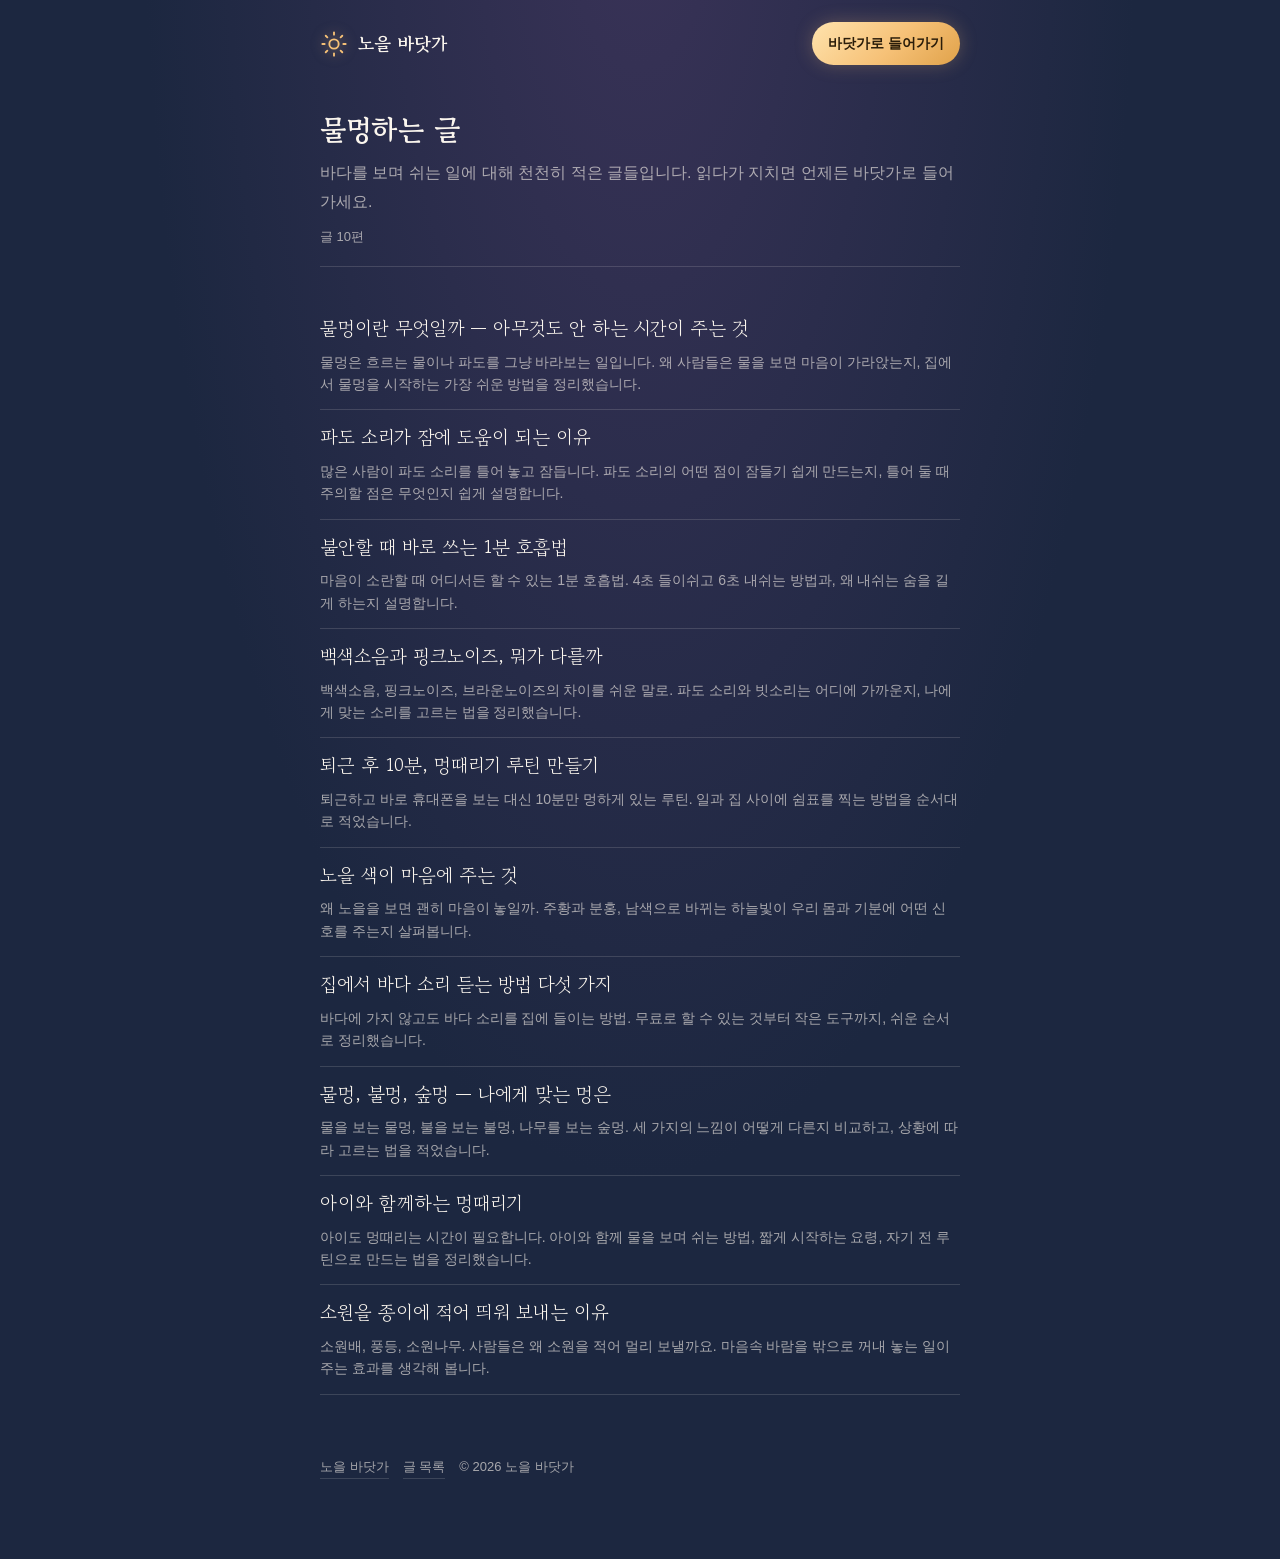
<file: 글/index.html>
<!doctype html>
<html lang="ko">
<head>
<meta charset="utf-8">
<meta name="viewport" content="width=device-width, initial-scale=1">
<title>물멍하는 글 · 노을 바닷가</title>
<meta name="description" content="바다, 파도 소리, 멍때리기, 쉬는 법에 대해 천천히 적은 글 모음. 노을 바닷가의 읽을거리.">
<link rel="canonical" href="https://sang456453-cloud.github.io/mulmeong/글/">
<meta property="og:type" content="website">
<meta property="og:title" content="물멍하는 글">
<meta property="og:description" content="바다, 파도 소리, 멍때리기, 쉬는 법에 대해 천천히 적은 글 모음. 노을 바닷가의 읽을거리.">
<meta property="og:url" content="https://sang456453-cloud.github.io/mulmeong/글/">
<meta property="og:site_name" content="노을 바닷가 · 물멍하는 곳">
<meta property="og:locale" content="ko_KR">
<link rel="preconnect" href="https://fonts.googleapis.com"><link rel="preconnect" href="https://fonts.gstatic.com" crossorigin>
<link rel="stylesheet" href="https://fonts.googleapis.com/css2?family=Gowun+Batang:wght@400;700&display=swap">
<link rel="stylesheet" href="style.css">
<script defer src="https://static.cloudflareinsights.com/beacon.min.js" data-cf-beacon='{"token": "f8a5d884ce90479199271975ad7535ca"}'></script>
</head>
<body>
<div class="wrap">
<header class="top">
  <a class="brand" href="../"><svg viewBox="0 0 24 24" fill="none" stroke="currentColor" stroke-width="1.6" stroke-linecap="round"><circle cx="12" cy="12" r="4"/><path d="M12 2v2M12 20v2M4.9 4.9l1.4 1.4M17.7 17.7l1.4 1.4M2 12h2M20 12h2M4.9 19.1l1.4-1.4M17.7 6.3l1.4-1.4"/></svg><b>노을 바닷가</b></a>
  <a class="enter" href="../">바닷가로 들어가기</a>
</header>
<h1>물멍하는 글</h1>
<p class="lead">바다를 보며 쉬는 일에 대해 천천히 적은 글들입니다. 읽다가 지치면 언제든 바닷가로 들어가세요.</p>
<p class="meta">글 10편</p>
<ul class="list">
<li><a href="mulmeong-what.html">물멍이란 무엇일까 — 아무것도 안 하는 시간이 주는 것</a><span>물멍은 흐르는 물이나 파도를 그냥 바라보는 일입니다. 왜 사람들은 물을 보면 마음이 가라앉는지, 집에서 물멍을 시작하는 가장 쉬운 방법을 정리했습니다.</span></li>
<li><a href="wave-sound-sleep.html">파도 소리가 잠에 도움이 되는 이유</a><span>많은 사람이 파도 소리를 틀어 놓고 잠듭니다. 파도 소리의 어떤 점이 잠들기 쉽게 만드는지, 틀어 둘 때 주의할 점은 무엇인지 쉽게 설명합니다.</span></li>
<li><a href="one-minute-breath.html">불안할 때 바로 쓰는 1분 호흡법</a><span>마음이 소란할 때 어디서든 할 수 있는 1분 호흡법. 4초 들이쉬고 6초 내쉬는 방법과, 왜 내쉬는 숨을 길게 하는지 설명합니다.</span></li>
<li><a href="white-pink-noise.html">백색소음과 핑크노이즈, 뭐가 다를까</a><span>백색소음, 핑크노이즈, 브라운노이즈의 차이를 쉬운 말로. 파도 소리와 빗소리는 어디에 가까운지, 나에게 맞는 소리를 고르는 법을 정리했습니다.</span></li>
<li><a href="after-work-routine.html">퇴근 후 10분, 멍때리기 루틴 만들기</a><span>퇴근하고 바로 휴대폰을 보는 대신 10분만 멍하게 있는 루틴. 일과 집 사이에 쉼표를 찍는 방법을 순서대로 적었습니다.</span></li>
<li><a href="sunset-colors.html">노을 색이 마음에 주는 것</a><span>왜 노을을 보면 괜히 마음이 놓일까. 주황과 분홍, 남색으로 바뀌는 하늘빛이 우리 몸과 기분에 어떤 신호를 주는지 살펴봅니다.</span></li>
<li><a href="sea-sound-at-home.html">집에서 바다 소리 듣는 방법 다섯 가지</a><span>바다에 가지 않고도 바다 소리를 집에 들이는 방법. 무료로 할 수 있는 것부터 작은 도구까지, 쉬운 순서로 정리했습니다.</span></li>
<li><a href="mulmeong-bulmeong-supmeong.html">물멍, 불멍, 숲멍 — 나에게 맞는 멍은</a><span>물을 보는 물멍, 불을 보는 불멍, 나무를 보는 숲멍. 세 가지의 느낌이 어떻게 다른지 비교하고, 상황에 따라 고르는 법을 적었습니다.</span></li>
<li><a href="kids-mulmeong.html">아이와 함께하는 멍때리기</a><span>아이도 멍때리는 시간이 필요합니다. 아이와 함께 물을 보며 쉬는 방법, 짧게 시작하는 요령, 자기 전 루틴으로 만드는 법을 정리했습니다.</span></li>
<li><a href="why-wish-boat.html">소원을 종이에 적어 띄워 보내는 이유</a><span>소원배, 풍등, 소원나무. 사람들은 왜 소원을 적어 멀리 보낼까요. 마음속 바람을 밖으로 꺼내 놓는 일이 주는 효과를 생각해 봅니다.</span></li>
</ul>
<footer>
  <a href="../">노을 바닷가</a>
  <a href="./">글 목록</a>
  <span>© 2026 노을 바닷가</span>
</footer>
</div>
</body>
</html>
</file>
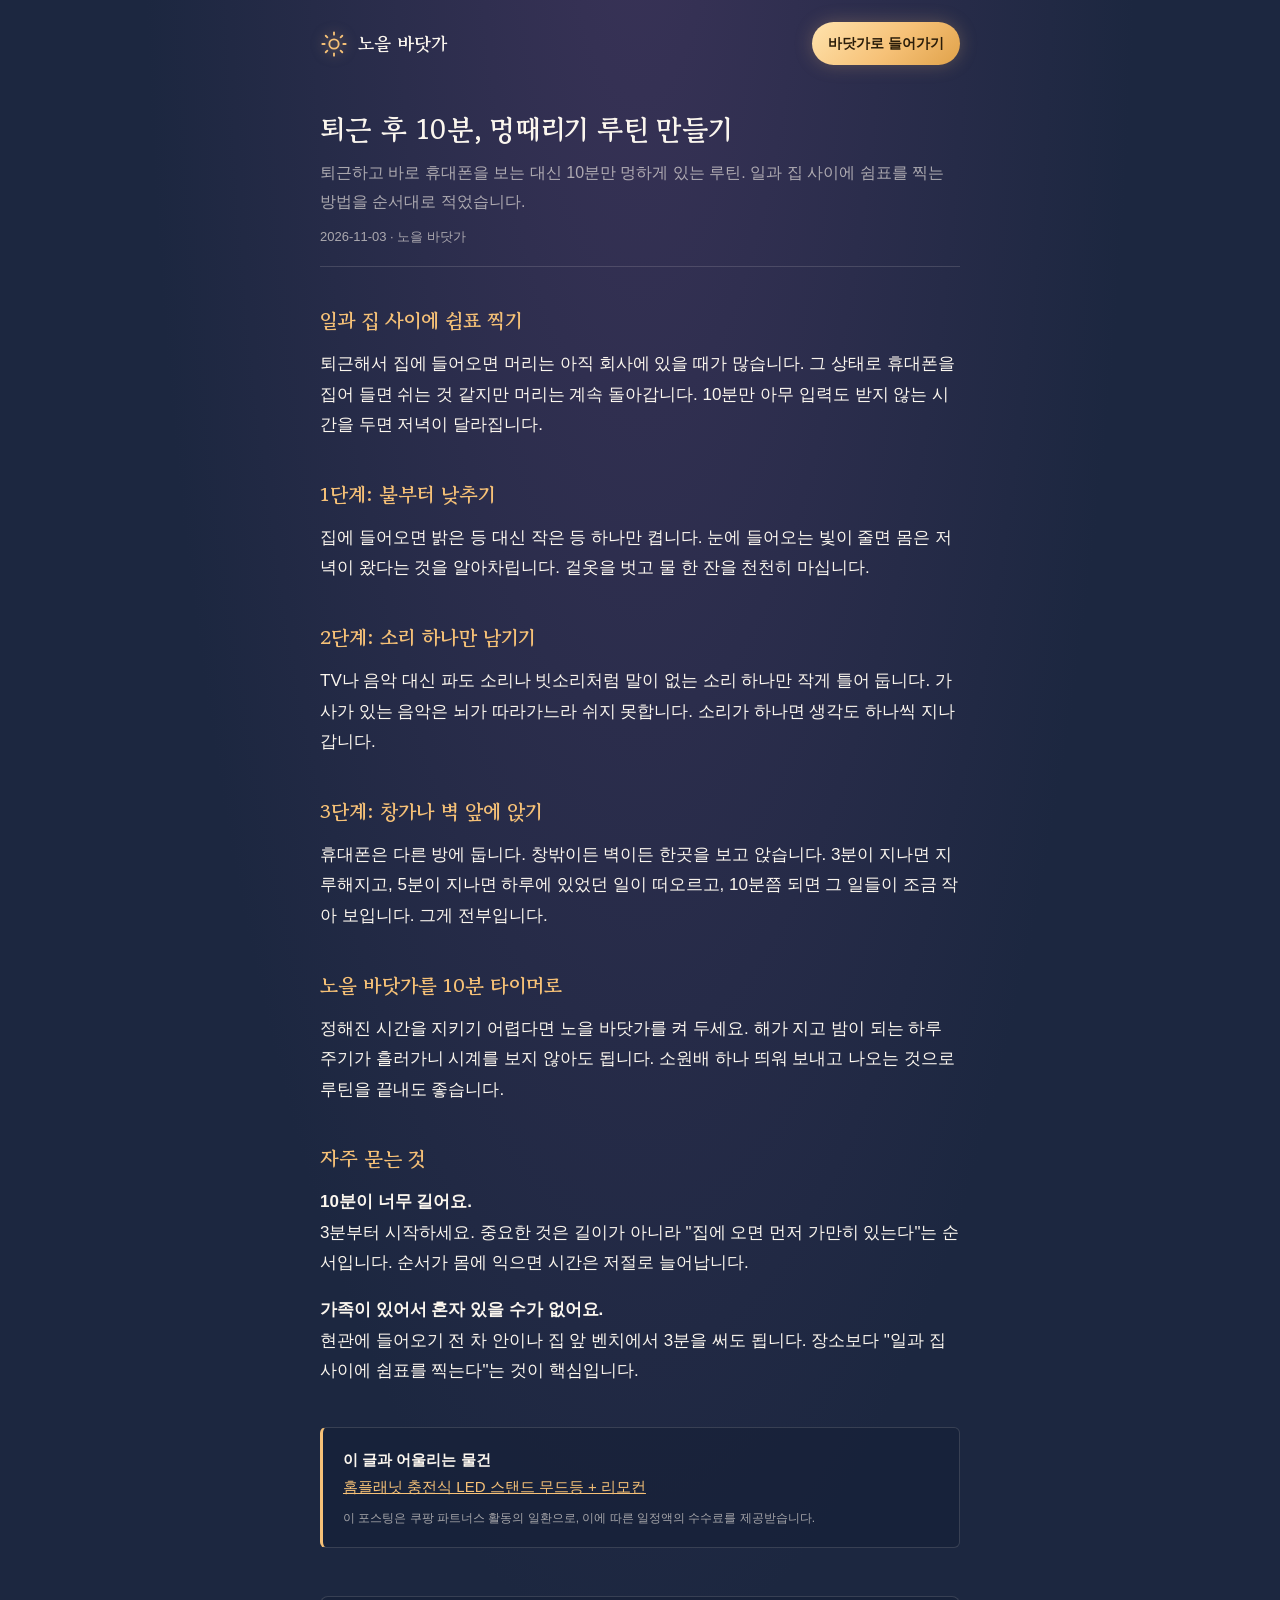
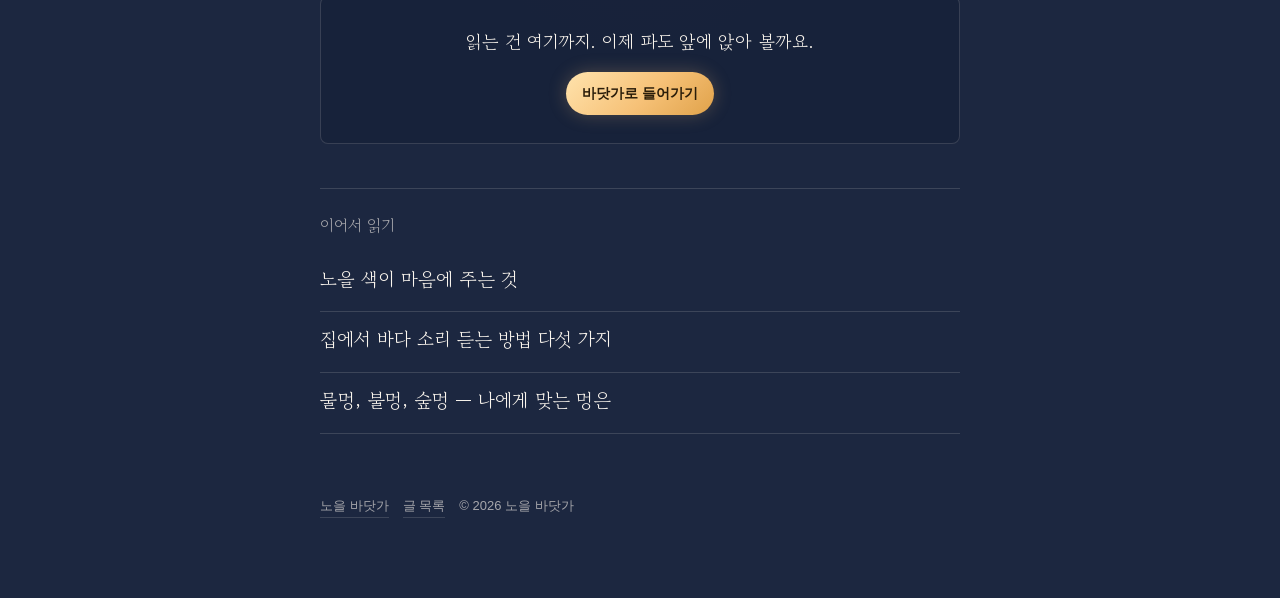
<file: 글/after-work-routine.html>
<!doctype html>
<html lang="ko">
<head>
<meta charset="utf-8">
<meta name="viewport" content="width=device-width, initial-scale=1">
<title>퇴근 후 10분, 멍때리기 루틴 만들기 · 노을 바닷가</title>
<meta name="description" content="퇴근하고 바로 휴대폰을 보는 대신 10분만 멍하게 있는 루틴. 일과 집 사이에 쉼표를 찍는 방법을 순서대로 적었습니다.">
<link rel="canonical" href="https://sang456453-cloud.github.io/mulmeong/글/after-work-routine.html">
<meta property="og:type" content="article">
<meta property="og:title" content="퇴근 후 10분, 멍때리기 루틴 만들기">
<meta property="og:description" content="퇴근하고 바로 휴대폰을 보는 대신 10분만 멍하게 있는 루틴. 일과 집 사이에 쉼표를 찍는 방법을 순서대로 적었습니다.">
<meta property="og:url" content="https://sang456453-cloud.github.io/mulmeong/글/after-work-routine.html">
<meta property="og:site_name" content="노을 바닷가 · 물멍하는 곳">
<meta property="og:locale" content="ko_KR">
<link rel="preconnect" href="https://fonts.googleapis.com"><link rel="preconnect" href="https://fonts.gstatic.com" crossorigin>
<link rel="stylesheet" href="https://fonts.googleapis.com/css2?family=Gowun+Batang:wght@400;700&display=swap">
<link rel="stylesheet" href="style.css">
<script defer src="https://static.cloudflareinsights.com/beacon.min.js" data-cf-beacon='{"token": "f8a5d884ce90479199271975ad7535ca"}'></script>
</head>
<body>
<div class="wrap">
<header class="top">
  <a class="brand" href="../"><svg viewBox="0 0 24 24" fill="none" stroke="currentColor" stroke-width="1.6" stroke-linecap="round"><circle cx="12" cy="12" r="4"/><path d="M12 2v2M12 20v2M4.9 4.9l1.4 1.4M17.7 17.7l1.4 1.4M2 12h2M20 12h2M4.9 19.1l1.4-1.4M17.7 6.3l1.4-1.4"/></svg><b>노을 바닷가</b></a>
  <a class="enter" href="../">바닷가로 들어가기</a>
</header>
<article>
<h1>퇴근 후 10분, 멍때리기 루틴 만들기</h1>
<p class="lead">퇴근하고 바로 휴대폰을 보는 대신 10분만 멍하게 있는 루틴. 일과 집 사이에 쉼표를 찍는 방법을 순서대로 적었습니다.</p>
<p class="meta">2026-11-03 · 노을 바닷가</p>
<h2>일과 집 사이에 쉼표 찍기</h2>
<p>퇴근해서 집에 들어오면 머리는 아직 회사에 있을 때가 많습니다. 그 상태로 휴대폰을 집어 들면 쉬는 것 같지만 머리는 계속 돌아갑니다. 10분만 아무 입력도 받지 않는 시간을 두면 저녁이 달라집니다.</p>
<h2>1단계: 불부터 낮추기</h2>
<p>집에 들어오면 밝은 등 대신 작은 등 하나만 켭니다. 눈에 들어오는 빛이 줄면 몸은 저녁이 왔다는 것을 알아차립니다. 겉옷을 벗고 물 한 잔을 천천히 마십니다.</p>
<h2>2단계: 소리 하나만 남기기</h2>
<p>TV나 음악 대신 파도 소리나 빗소리처럼 말이 없는 소리 하나만 작게 틀어 둡니다. 가사가 있는 음악은 뇌가 따라가느라 쉬지 못합니다. 소리가 하나면 생각도 하나씩 지나갑니다.</p>
<h2>3단계: 창가나 벽 앞에 앉기</h2>
<p>휴대폰은 다른 방에 둡니다. 창밖이든 벽이든 한곳을 보고 앉습니다. 3분이 지나면 지루해지고, 5분이 지나면 하루에 있었던 일이 떠오르고, 10분쯤 되면 그 일들이 조금 작아 보입니다. 그게 전부입니다.</p>
<h2>노을 바닷가를 10분 타이머로</h2>
<p>정해진 시간을 지키기 어렵다면 노을 바닷가를 켜 두세요. 해가 지고 밤이 되는 하루 주기가 흘러가니 시계를 보지 않아도 됩니다. 소원배 하나 띄워 보내고 나오는 것으로 루틴을 끝내도 좋습니다.</p>
<h2>자주 묻는 것</h2>
<p><strong>10분이 너무 길어요.</strong><br>3분부터 시작하세요. 중요한 것은 길이가 아니라 "집에 오면 먼저 가만히 있는다"는 순서입니다. 순서가 몸에 익으면 시간은 저절로 늘어납니다.</p>
<p><strong>가족이 있어서 혼자 있을 수가 없어요.</strong><br>현관에 들어오기 전 차 안이나 집 앞 벤치에서 3분을 써도 됩니다. 장소보다 "일과 집 사이에 쉼표를 찍는다"는 것이 핵심입니다.</p>
<aside class="pick" data-affiliate>
  <strong>이 글과 어울리는 물건</strong><br>
  <a href="https://link.coupang.com/a/imFt1qxxlt" target="_blank" rel="noopener sponsored">홈플래닛 충전식 LED 스탠드 무드등 + 리모컨</a>
  <small>이 포스팅은 쿠팡 파트너스 활동의 일환으로, 이에 따른 일정액의 수수료를 제공받습니다.</small>
</aside>
<div class="cta"><p>읽는 건 여기까지. 이제 파도 앞에 앉아 볼까요.</p><a class="enter" href="../">바닷가로 들어가기</a></div>
</article>
<nav class="more"><h3>이어서 읽기</h3><ul class="list">
<li><a href="sunset-colors.html">노을 색이 마음에 주는 것</a></li>
<li><a href="sea-sound-at-home.html">집에서 바다 소리 듣는 방법 다섯 가지</a></li>
<li><a href="mulmeong-bulmeong-supmeong.html">물멍, 불멍, 숲멍 — 나에게 맞는 멍은</a></li>
</ul></nav>
<footer>
  <a href="../">노을 바닷가</a>
  <a href="./">글 목록</a>
  <span>© 2026 노을 바닷가</span>
</footer>
</div>
</body>
</html>
</file>
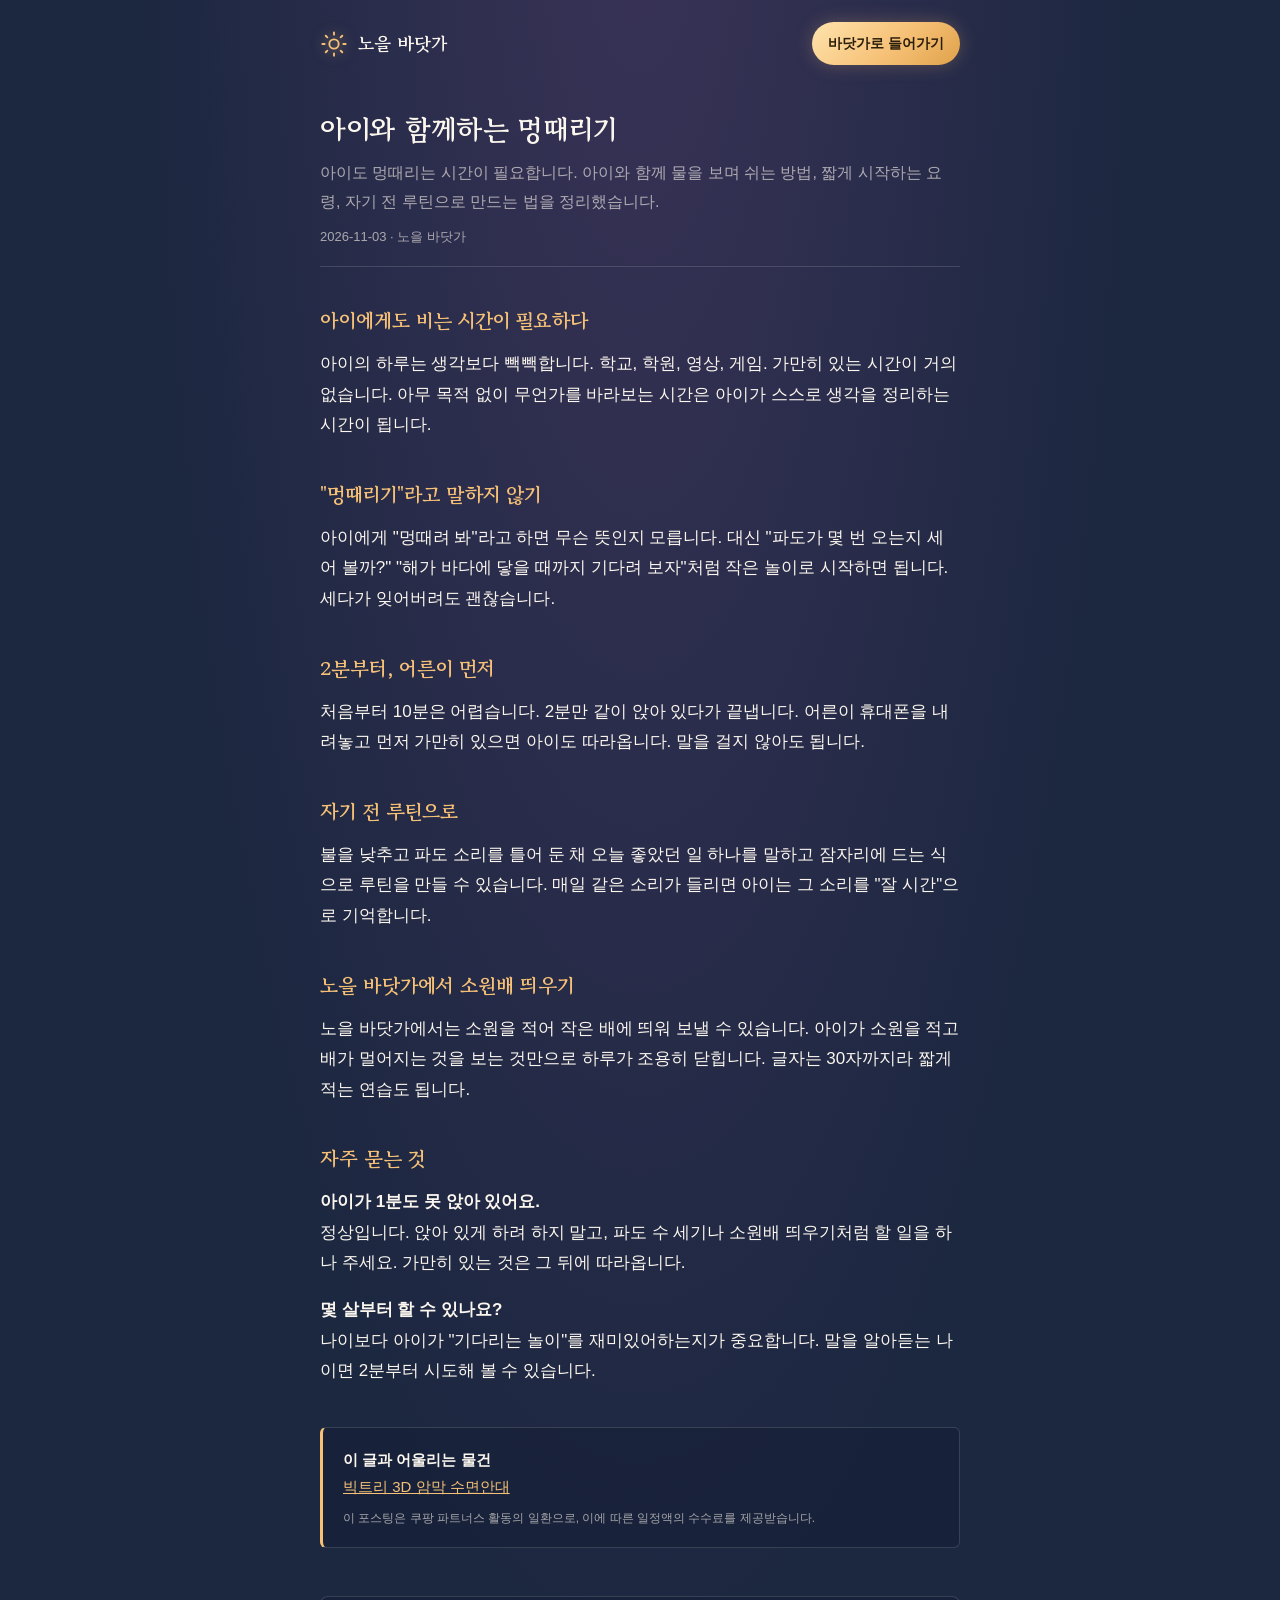
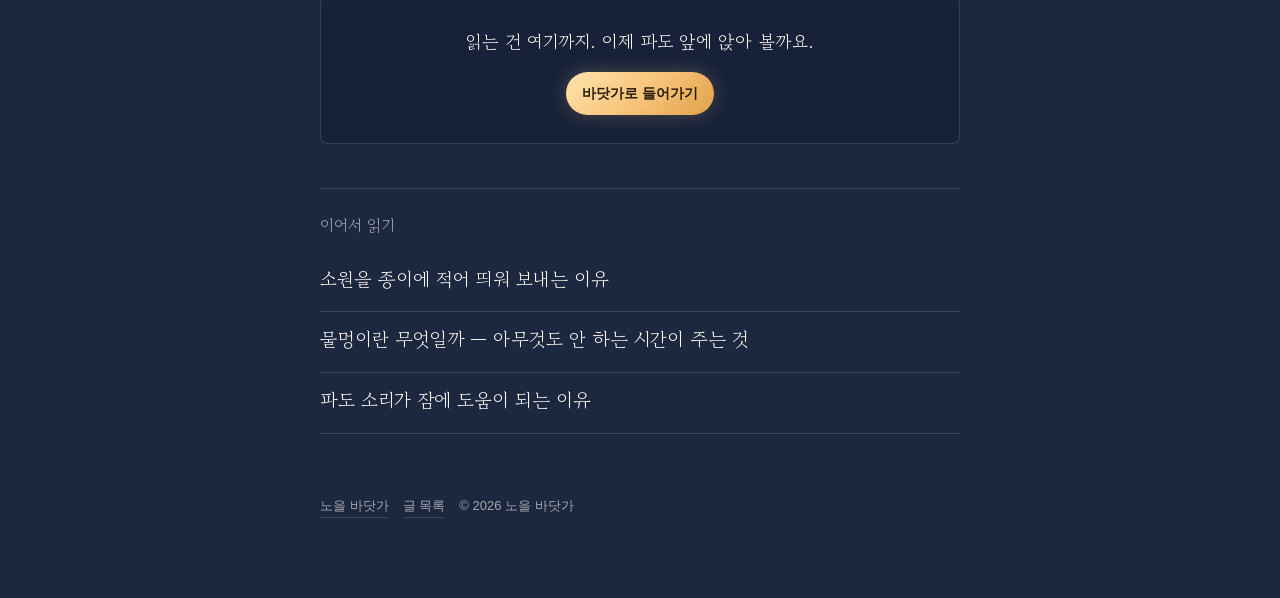
<file: 글/kids-mulmeong.html>
<!doctype html>
<html lang="ko">
<head>
<meta charset="utf-8">
<meta name="viewport" content="width=device-width, initial-scale=1">
<title>아이와 함께하는 멍때리기 · 노을 바닷가</title>
<meta name="description" content="아이도 멍때리는 시간이 필요합니다. 아이와 함께 물을 보며 쉬는 방법, 짧게 시작하는 요령, 자기 전 루틴으로 만드는 법을 정리했습니다.">
<link rel="canonical" href="https://sang456453-cloud.github.io/mulmeong/글/kids-mulmeong.html">
<meta property="og:type" content="article">
<meta property="og:title" content="아이와 함께하는 멍때리기">
<meta property="og:description" content="아이도 멍때리는 시간이 필요합니다. 아이와 함께 물을 보며 쉬는 방법, 짧게 시작하는 요령, 자기 전 루틴으로 만드는 법을 정리했습니다.">
<meta property="og:url" content="https://sang456453-cloud.github.io/mulmeong/글/kids-mulmeong.html">
<meta property="og:site_name" content="노을 바닷가 · 물멍하는 곳">
<meta property="og:locale" content="ko_KR">
<link rel="preconnect" href="https://fonts.googleapis.com"><link rel="preconnect" href="https://fonts.gstatic.com" crossorigin>
<link rel="stylesheet" href="https://fonts.googleapis.com/css2?family=Gowun+Batang:wght@400;700&display=swap">
<link rel="stylesheet" href="style.css">
<script defer src="https://static.cloudflareinsights.com/beacon.min.js" data-cf-beacon='{"token": "f8a5d884ce90479199271975ad7535ca"}'></script>
</head>
<body>
<div class="wrap">
<header class="top">
  <a class="brand" href="../"><svg viewBox="0 0 24 24" fill="none" stroke="currentColor" stroke-width="1.6" stroke-linecap="round"><circle cx="12" cy="12" r="4"/><path d="M12 2v2M12 20v2M4.9 4.9l1.4 1.4M17.7 17.7l1.4 1.4M2 12h2M20 12h2M4.9 19.1l1.4-1.4M17.7 6.3l1.4-1.4"/></svg><b>노을 바닷가</b></a>
  <a class="enter" href="../">바닷가로 들어가기</a>
</header>
<article>
<h1>아이와 함께하는 멍때리기</h1>
<p class="lead">아이도 멍때리는 시간이 필요합니다. 아이와 함께 물을 보며 쉬는 방법, 짧게 시작하는 요령, 자기 전 루틴으로 만드는 법을 정리했습니다.</p>
<p class="meta">2026-11-03 · 노을 바닷가</p>
<h2>아이에게도 비는 시간이 필요하다</h2>
<p>아이의 하루는 생각보다 빽빽합니다. 학교, 학원, 영상, 게임. 가만히 있는 시간이 거의 없습니다. 아무 목적 없이 무언가를 바라보는 시간은 아이가 스스로 생각을 정리하는 시간이 됩니다.</p>
<h2>"멍때리기"라고 말하지 않기</h2>
<p>아이에게 "멍때려 봐"라고 하면 무슨 뜻인지 모릅니다. 대신 "파도가 몇 번 오는지 세어 볼까?" "해가 바다에 닿을 때까지 기다려 보자"처럼 작은 놀이로 시작하면 됩니다. 세다가 잊어버려도 괜찮습니다.</p>
<h2>2분부터, 어른이 먼저</h2>
<p>처음부터 10분은 어렵습니다. 2분만 같이 앉아 있다가 끝냅니다. 어른이 휴대폰을 내려놓고 먼저 가만히 있으면 아이도 따라옵니다. 말을 걸지 않아도 됩니다.</p>
<h2>자기 전 루틴으로</h2>
<p>불을 낮추고 파도 소리를 틀어 둔 채 오늘 좋았던 일 하나를 말하고 잠자리에 드는 식으로 루틴을 만들 수 있습니다. 매일 같은 소리가 들리면 아이는 그 소리를 "잘 시간"으로 기억합니다.</p>
<h2>노을 바닷가에서 소원배 띄우기</h2>
<p>노을 바닷가에서는 소원을 적어 작은 배에 띄워 보낼 수 있습니다. 아이가 소원을 적고 배가 멀어지는 것을 보는 것만으로 하루가 조용히 닫힙니다. 글자는 30자까지라 짧게 적는 연습도 됩니다.</p>
<h2>자주 묻는 것</h2>
<p><strong>아이가 1분도 못 앉아 있어요.</strong><br>정상입니다. 앉아 있게 하려 하지 말고, 파도 수 세기나 소원배 띄우기처럼 할 일을 하나 주세요. 가만히 있는 것은 그 뒤에 따라옵니다.</p>
<p><strong>몇 살부터 할 수 있나요?</strong><br>나이보다 아이가 "기다리는 놀이"를 재미있어하는지가 중요합니다. 말을 알아듣는 나이면 2분부터 시도해 볼 수 있습니다.</p>
<aside class="pick" data-affiliate>
  <strong>이 글과 어울리는 물건</strong><br>
  <a href="https://link.coupang.com/a/imFvNoK9EO" target="_blank" rel="noopener sponsored">빅트리 3D 암막 수면안대</a>
  <small>이 포스팅은 쿠팡 파트너스 활동의 일환으로, 이에 따른 일정액의 수수료를 제공받습니다.</small>
</aside>
<div class="cta"><p>읽는 건 여기까지. 이제 파도 앞에 앉아 볼까요.</p><a class="enter" href="../">바닷가로 들어가기</a></div>
</article>
<nav class="more"><h3>이어서 읽기</h3><ul class="list">
<li><a href="why-wish-boat.html">소원을 종이에 적어 띄워 보내는 이유</a></li>
<li><a href="mulmeong-what.html">물멍이란 무엇일까 — 아무것도 안 하는 시간이 주는 것</a></li>
<li><a href="wave-sound-sleep.html">파도 소리가 잠에 도움이 되는 이유</a></li>
</ul></nav>
<footer>
  <a href="../">노을 바닷가</a>
  <a href="./">글 목록</a>
  <span>© 2026 노을 바닷가</span>
</footer>
</div>
</body>
</html>
</file>
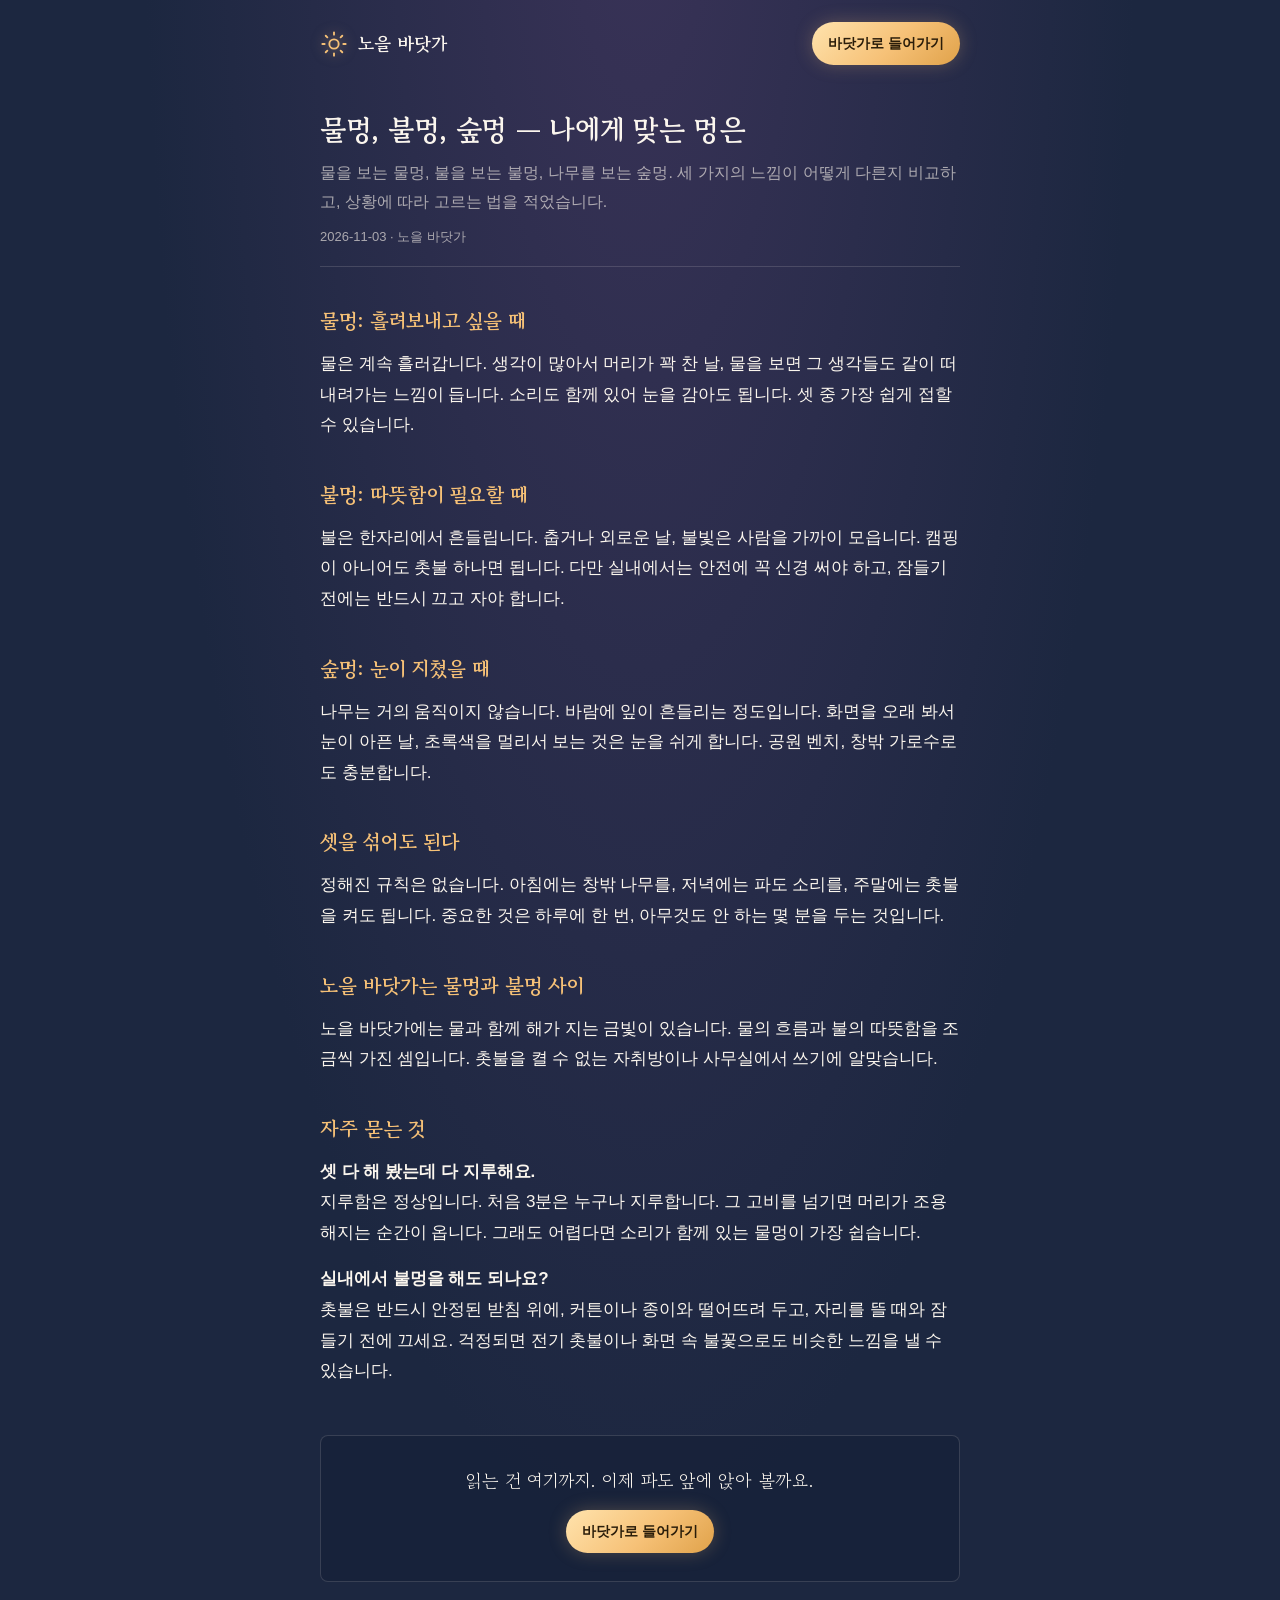
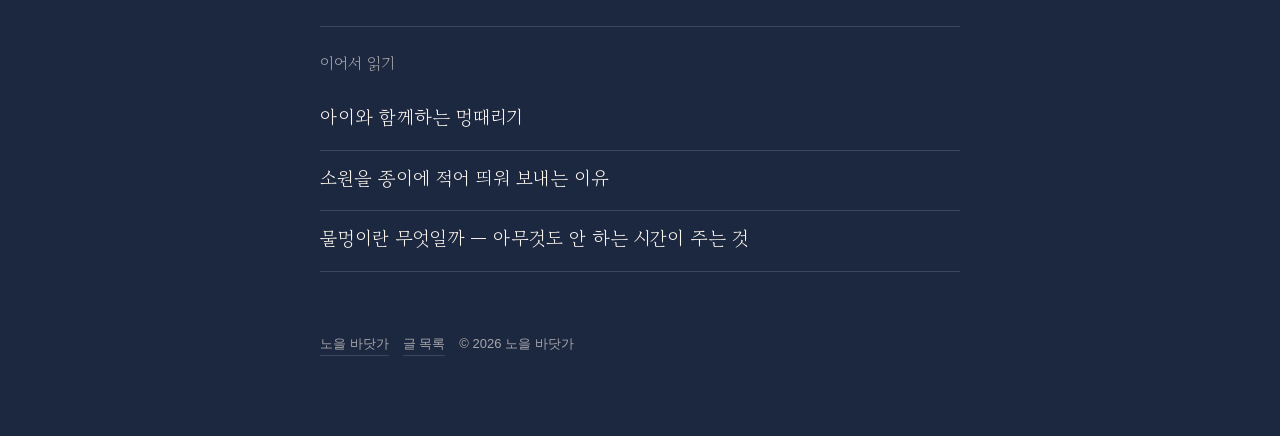
<file: 글/mulmeong-bulmeong-supmeong.html>
<!doctype html>
<html lang="ko">
<head>
<meta charset="utf-8">
<meta name="viewport" content="width=device-width, initial-scale=1">
<title>물멍, 불멍, 숲멍 — 나에게 맞는 멍은 · 노을 바닷가</title>
<meta name="description" content="물을 보는 물멍, 불을 보는 불멍, 나무를 보는 숲멍. 세 가지의 느낌이 어떻게 다른지 비교하고, 상황에 따라 고르는 법을 적었습니다.">
<link rel="canonical" href="https://sang456453-cloud.github.io/mulmeong/글/mulmeong-bulmeong-supmeong.html">
<meta property="og:type" content="article">
<meta property="og:title" content="물멍, 불멍, 숲멍 — 나에게 맞는 멍은">
<meta property="og:description" content="물을 보는 물멍, 불을 보는 불멍, 나무를 보는 숲멍. 세 가지의 느낌이 어떻게 다른지 비교하고, 상황에 따라 고르는 법을 적었습니다.">
<meta property="og:url" content="https://sang456453-cloud.github.io/mulmeong/글/mulmeong-bulmeong-supmeong.html">
<meta property="og:site_name" content="노을 바닷가 · 물멍하는 곳">
<meta property="og:locale" content="ko_KR">
<link rel="preconnect" href="https://fonts.googleapis.com"><link rel="preconnect" href="https://fonts.gstatic.com" crossorigin>
<link rel="stylesheet" href="https://fonts.googleapis.com/css2?family=Gowun+Batang:wght@400;700&display=swap">
<link rel="stylesheet" href="style.css">
<script defer src="https://static.cloudflareinsights.com/beacon.min.js" data-cf-beacon='{"token": "f8a5d884ce90479199271975ad7535ca"}'></script>
</head>
<body>
<div class="wrap">
<header class="top">
  <a class="brand" href="../"><svg viewBox="0 0 24 24" fill="none" stroke="currentColor" stroke-width="1.6" stroke-linecap="round"><circle cx="12" cy="12" r="4"/><path d="M12 2v2M12 20v2M4.9 4.9l1.4 1.4M17.7 17.7l1.4 1.4M2 12h2M20 12h2M4.9 19.1l1.4-1.4M17.7 6.3l1.4-1.4"/></svg><b>노을 바닷가</b></a>
  <a class="enter" href="../">바닷가로 들어가기</a>
</header>
<article>
<h1>물멍, 불멍, 숲멍 — 나에게 맞는 멍은</h1>
<p class="lead">물을 보는 물멍, 불을 보는 불멍, 나무를 보는 숲멍. 세 가지의 느낌이 어떻게 다른지 비교하고, 상황에 따라 고르는 법을 적었습니다.</p>
<p class="meta">2026-11-03 · 노을 바닷가</p>
<h2>물멍: 흘려보내고 싶을 때</h2>
<p>물은 계속 흘러갑니다. 생각이 많아서 머리가 꽉 찬 날, 물을 보면 그 생각들도 같이 떠내려가는 느낌이 듭니다. 소리도 함께 있어 눈을 감아도 됩니다. 셋 중 가장 쉽게 접할 수 있습니다.</p>
<h2>불멍: 따뜻함이 필요할 때</h2>
<p>불은 한자리에서 흔들립니다. 춥거나 외로운 날, 불빛은 사람을 가까이 모읍니다. 캠핑이 아니어도 촛불 하나면 됩니다. 다만 실내에서는 안전에 꼭 신경 써야 하고, 잠들기 전에는 반드시 끄고 자야 합니다.</p>
<h2>숲멍: 눈이 지쳤을 때</h2>
<p>나무는 거의 움직이지 않습니다. 바람에 잎이 흔들리는 정도입니다. 화면을 오래 봐서 눈이 아픈 날, 초록색을 멀리서 보는 것은 눈을 쉬게 합니다. 공원 벤치, 창밖 가로수로도 충분합니다.</p>
<h2>셋을 섞어도 된다</h2>
<p>정해진 규칙은 없습니다. 아침에는 창밖 나무를, 저녁에는 파도 소리를, 주말에는 촛불을 켜도 됩니다. 중요한 것은 하루에 한 번, 아무것도 안 하는 몇 분을 두는 것입니다.</p>
<h2>노을 바닷가는 물멍과 불멍 사이</h2>
<p>노을 바닷가에는 물과 함께 해가 지는 금빛이 있습니다. 물의 흐름과 불의 따뜻함을 조금씩 가진 셈입니다. 촛불을 켤 수 없는 자취방이나 사무실에서 쓰기에 알맞습니다.</p>
<h2>자주 묻는 것</h2>
<p><strong>셋 다 해 봤는데 다 지루해요.</strong><br>지루함은 정상입니다. 처음 3분은 누구나 지루합니다. 그 고비를 넘기면 머리가 조용해지는 순간이 옵니다. 그래도 어렵다면 소리가 함께 있는 물멍이 가장 쉽습니다.</p>
<p><strong>실내에서 불멍을 해도 되나요?</strong><br>촛불은 반드시 안정된 받침 위에, 커튼이나 종이와 떨어뜨려 두고, 자리를 뜰 때와 잠들기 전에 끄세요. 걱정되면 전기 촛불이나 화면 속 불꽃으로도 비슷한 느낌을 낼 수 있습니다.</p>
<aside class="pick" data-affiliate hidden></aside>
<div class="cta"><p>읽는 건 여기까지. 이제 파도 앞에 앉아 볼까요.</p><a class="enter" href="../">바닷가로 들어가기</a></div>
</article>
<nav class="more"><h3>이어서 읽기</h3><ul class="list">
<li><a href="kids-mulmeong.html">아이와 함께하는 멍때리기</a></li>
<li><a href="why-wish-boat.html">소원을 종이에 적어 띄워 보내는 이유</a></li>
<li><a href="mulmeong-what.html">물멍이란 무엇일까 — 아무것도 안 하는 시간이 주는 것</a></li>
</ul></nav>
<footer>
  <a href="../">노을 바닷가</a>
  <a href="./">글 목록</a>
  <span>© 2026 노을 바닷가</span>
</footer>
</div>
</body>
</html>
</file>
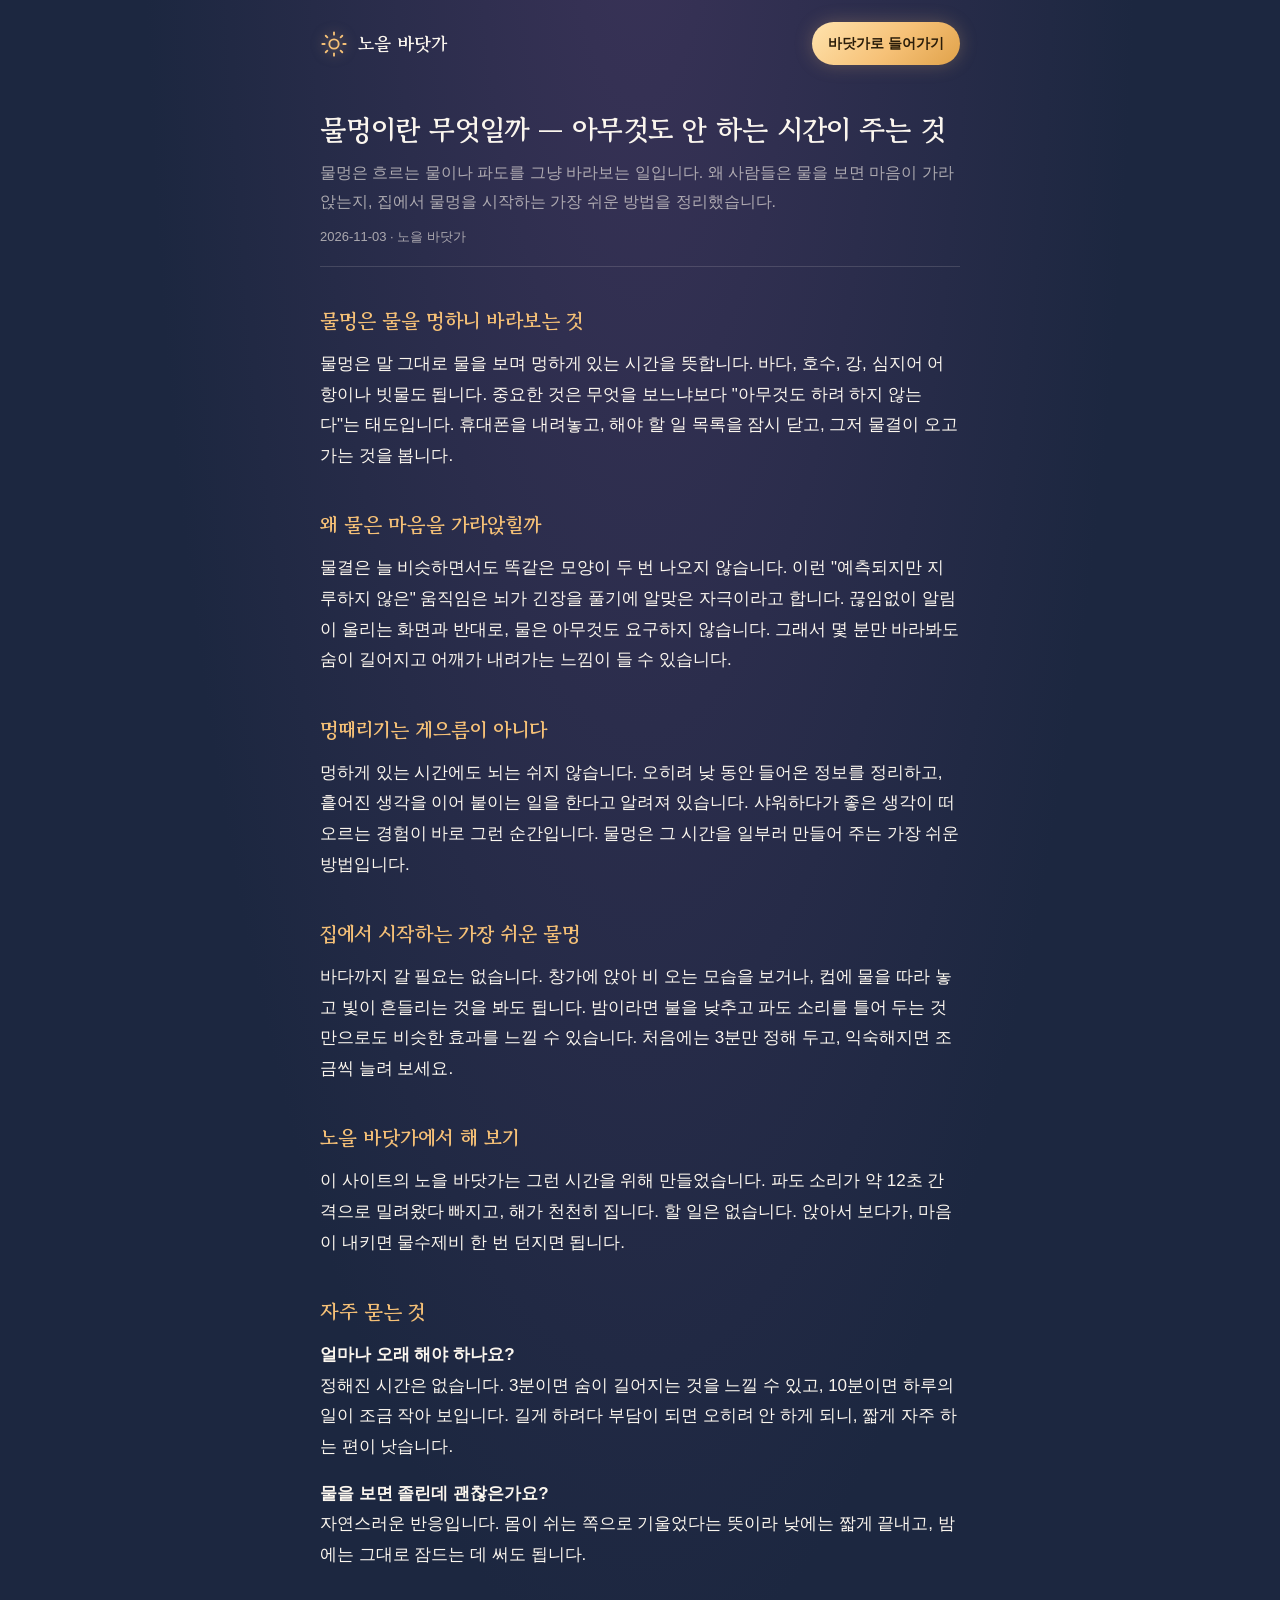
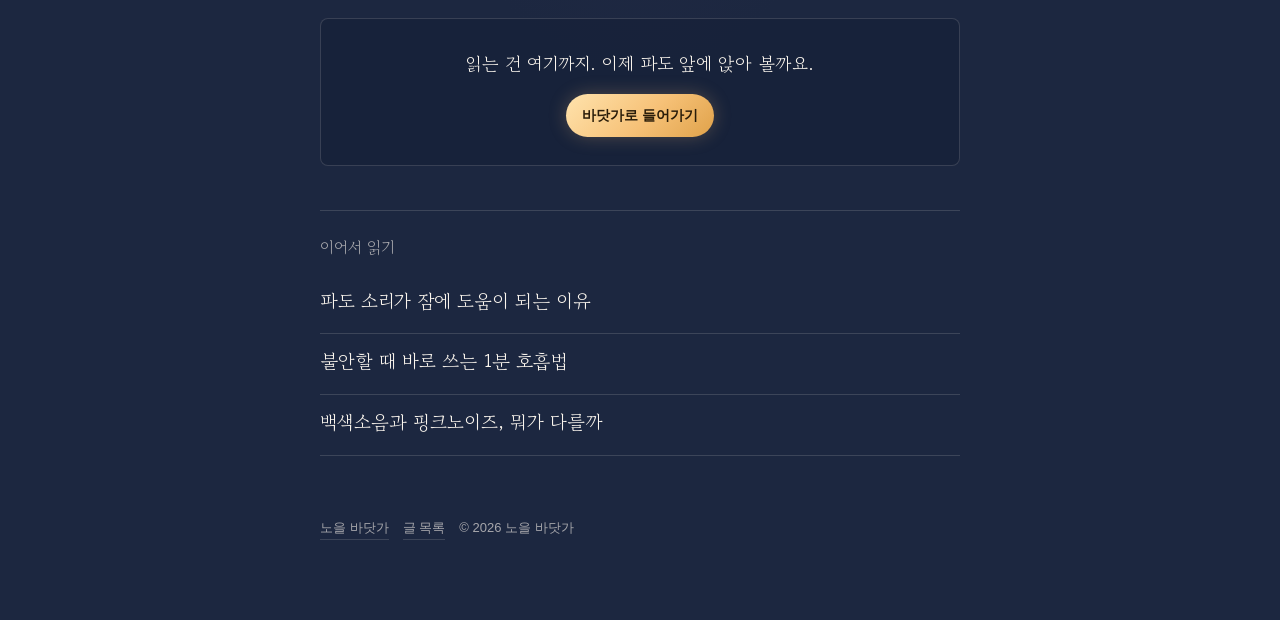
<file: 글/mulmeong-what.html>
<!doctype html>
<html lang="ko">
<head>
<meta charset="utf-8">
<meta name="viewport" content="width=device-width, initial-scale=1">
<title>물멍이란 무엇일까 — 아무것도 안 하는 시간이 주는 것 · 노을 바닷가</title>
<meta name="description" content="물멍은 흐르는 물이나 파도를 그냥 바라보는 일입니다. 왜 사람들은 물을 보면 마음이 가라앉는지, 집에서 물멍을 시작하는 가장 쉬운 방법을 정리했습니다.">
<link rel="canonical" href="https://sang456453-cloud.github.io/mulmeong/글/mulmeong-what.html">
<meta property="og:type" content="article">
<meta property="og:title" content="물멍이란 무엇일까 — 아무것도 안 하는 시간이 주는 것">
<meta property="og:description" content="물멍은 흐르는 물이나 파도를 그냥 바라보는 일입니다. 왜 사람들은 물을 보면 마음이 가라앉는지, 집에서 물멍을 시작하는 가장 쉬운 방법을 정리했습니다.">
<meta property="og:url" content="https://sang456453-cloud.github.io/mulmeong/글/mulmeong-what.html">
<meta property="og:site_name" content="노을 바닷가 · 물멍하는 곳">
<meta property="og:locale" content="ko_KR">
<link rel="preconnect" href="https://fonts.googleapis.com"><link rel="preconnect" href="https://fonts.gstatic.com" crossorigin>
<link rel="stylesheet" href="https://fonts.googleapis.com/css2?family=Gowun+Batang:wght@400;700&display=swap">
<link rel="stylesheet" href="style.css">
<script defer src="https://static.cloudflareinsights.com/beacon.min.js" data-cf-beacon='{"token": "f8a5d884ce90479199271975ad7535ca"}'></script>
</head>
<body>
<div class="wrap">
<header class="top">
  <a class="brand" href="../"><svg viewBox="0 0 24 24" fill="none" stroke="currentColor" stroke-width="1.6" stroke-linecap="round"><circle cx="12" cy="12" r="4"/><path d="M12 2v2M12 20v2M4.9 4.9l1.4 1.4M17.7 17.7l1.4 1.4M2 12h2M20 12h2M4.9 19.1l1.4-1.4M17.7 6.3l1.4-1.4"/></svg><b>노을 바닷가</b></a>
  <a class="enter" href="../">바닷가로 들어가기</a>
</header>
<article>
<h1>물멍이란 무엇일까 — 아무것도 안 하는 시간이 주는 것</h1>
<p class="lead">물멍은 흐르는 물이나 파도를 그냥 바라보는 일입니다. 왜 사람들은 물을 보면 마음이 가라앉는지, 집에서 물멍을 시작하는 가장 쉬운 방법을 정리했습니다.</p>
<p class="meta">2026-11-03 · 노을 바닷가</p>
<h2>물멍은 물을 멍하니 바라보는 것</h2>
<p>물멍은 말 그대로 물을 보며 멍하게 있는 시간을 뜻합니다. 바다, 호수, 강, 심지어 어항이나 빗물도 됩니다. 중요한 것은 무엇을 보느냐보다 "아무것도 하려 하지 않는다"는 태도입니다. 휴대폰을 내려놓고, 해야 할 일 목록을 잠시 닫고, 그저 물결이 오고 가는 것을 봅니다.</p>
<h2>왜 물은 마음을 가라앉힐까</h2>
<p>물결은 늘 비슷하면서도 똑같은 모양이 두 번 나오지 않습니다. 이런 "예측되지만 지루하지 않은" 움직임은 뇌가 긴장을 풀기에 알맞은 자극이라고 합니다. 끊임없이 알림이 울리는 화면과 반대로, 물은 아무것도 요구하지 않습니다. 그래서 몇 분만 바라봐도 숨이 길어지고 어깨가 내려가는 느낌이 들 수 있습니다.</p>
<h2>멍때리기는 게으름이 아니다</h2>
<p>멍하게 있는 시간에도 뇌는 쉬지 않습니다. 오히려 낮 동안 들어온 정보를 정리하고, 흩어진 생각을 이어 붙이는 일을 한다고 알려져 있습니다. 샤워하다가 좋은 생각이 떠오르는 경험이 바로 그런 순간입니다. 물멍은 그 시간을 일부러 만들어 주는 가장 쉬운 방법입니다.</p>
<h2>집에서 시작하는 가장 쉬운 물멍</h2>
<p>바다까지 갈 필요는 없습니다. 창가에 앉아 비 오는 모습을 보거나, 컵에 물을 따라 놓고 빛이 흔들리는 것을 봐도 됩니다. 밤이라면 불을 낮추고 파도 소리를 틀어 두는 것만으로도 비슷한 효과를 느낄 수 있습니다. 처음에는 3분만 정해 두고, 익숙해지면 조금씩 늘려 보세요.</p>
<h2>노을 바닷가에서 해 보기</h2>
<p>이 사이트의 노을 바닷가는 그런 시간을 위해 만들었습니다. 파도 소리가 약 12초 간격으로 밀려왔다 빠지고, 해가 천천히 집니다. 할 일은 없습니다. 앉아서 보다가, 마음이 내키면 물수제비 한 번 던지면 됩니다.</p>
<h2>자주 묻는 것</h2>
<p><strong>얼마나 오래 해야 하나요?</strong><br>정해진 시간은 없습니다. 3분이면 숨이 길어지는 것을 느낄 수 있고, 10분이면 하루의 일이 조금 작아 보입니다. 길게 하려다 부담이 되면 오히려 안 하게 되니, 짧게 자주 하는 편이 낫습니다.</p>
<p><strong>물을 보면 졸린데 괜찮은가요?</strong><br>자연스러운 반응입니다. 몸이 쉬는 쪽으로 기울었다는 뜻이라 낮에는 짧게 끝내고, 밤에는 그대로 잠드는 데 써도 됩니다.</p>
<aside class="pick" data-affiliate hidden></aside>
<div class="cta"><p>읽는 건 여기까지. 이제 파도 앞에 앉아 볼까요.</p><a class="enter" href="../">바닷가로 들어가기</a></div>
</article>
<nav class="more"><h3>이어서 읽기</h3><ul class="list">
<li><a href="wave-sound-sleep.html">파도 소리가 잠에 도움이 되는 이유</a></li>
<li><a href="one-minute-breath.html">불안할 때 바로 쓰는 1분 호흡법</a></li>
<li><a href="white-pink-noise.html">백색소음과 핑크노이즈, 뭐가 다를까</a></li>
</ul></nav>
<footer>
  <a href="../">노을 바닷가</a>
  <a href="./">글 목록</a>
  <span>© 2026 노을 바닷가</span>
</footer>
</div>
</body>
</html>
</file>
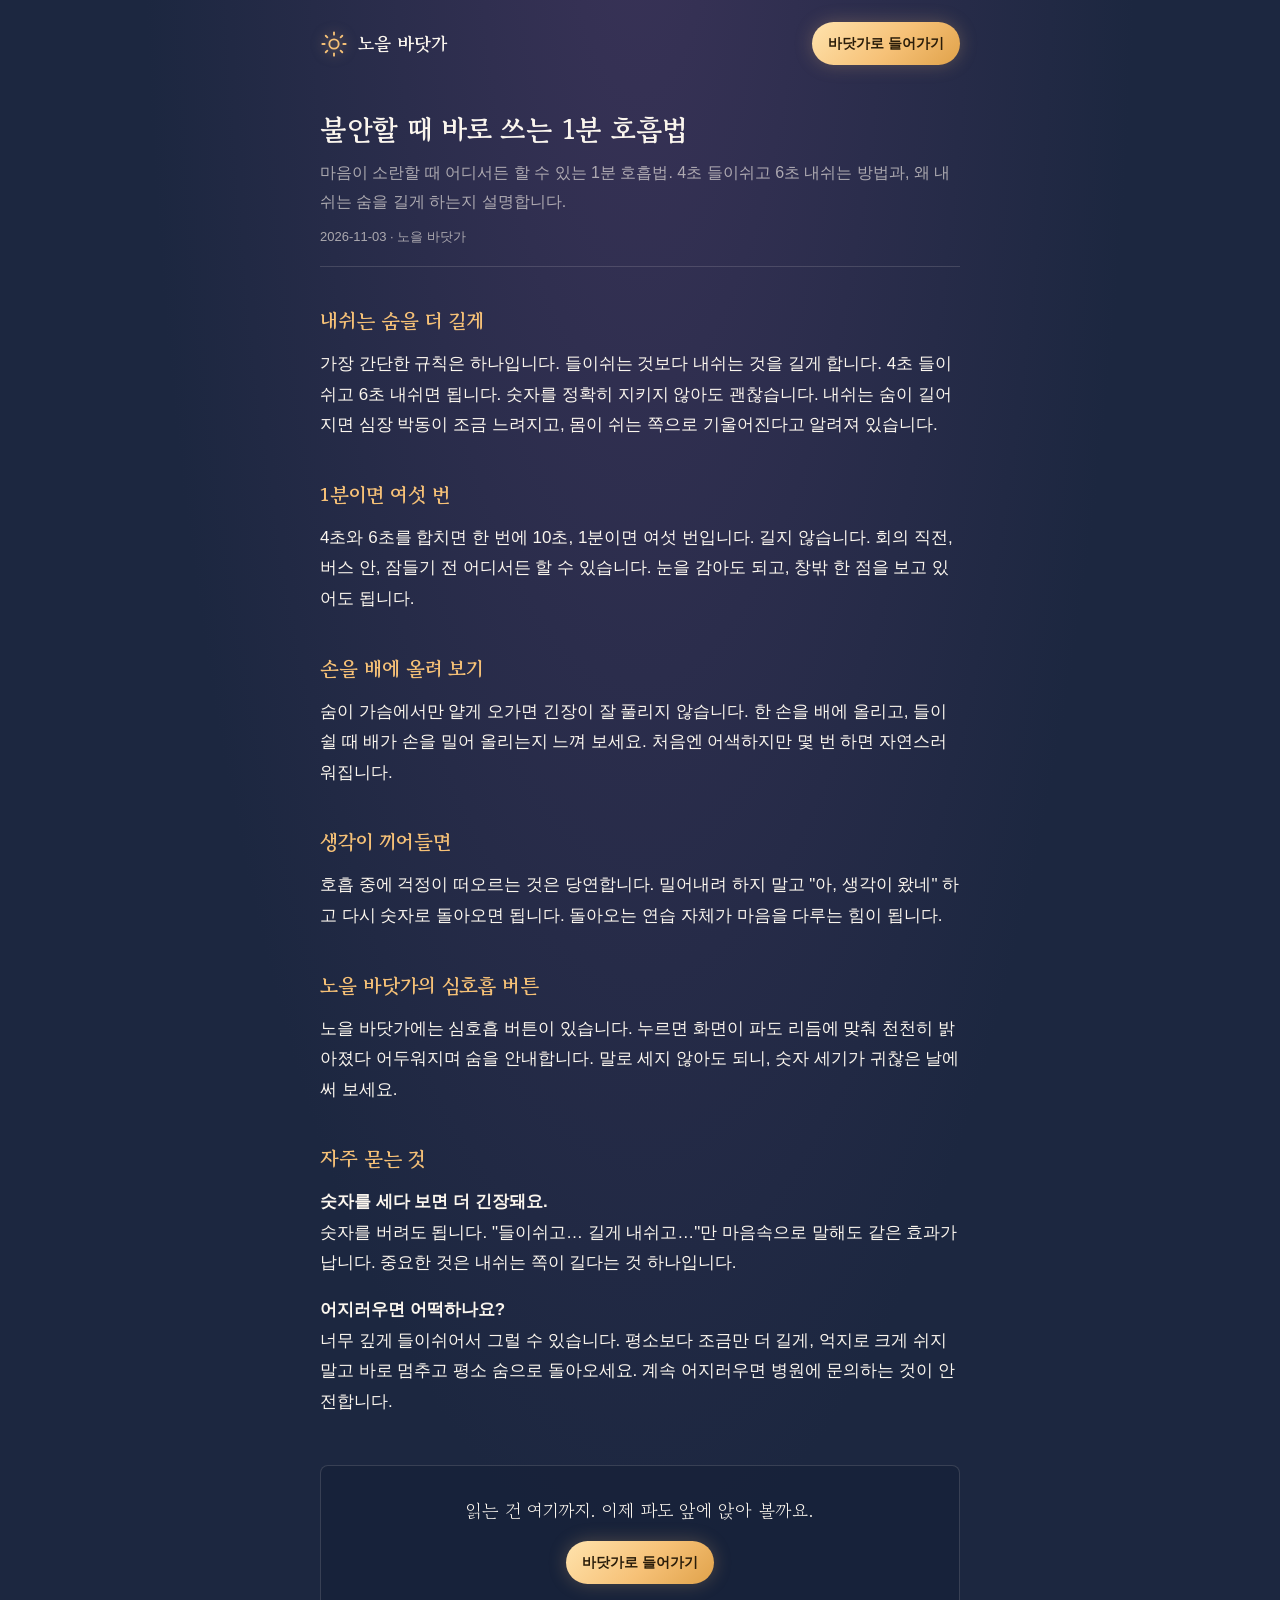
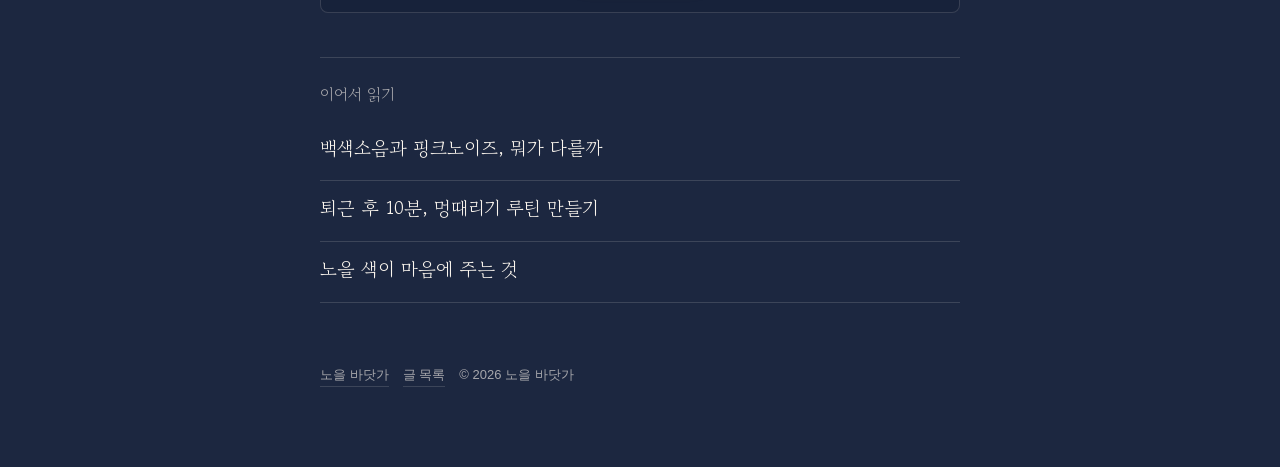
<file: 글/one-minute-breath.html>
<!doctype html>
<html lang="ko">
<head>
<meta charset="utf-8">
<meta name="viewport" content="width=device-width, initial-scale=1">
<title>불안할 때 바로 쓰는 1분 호흡법 · 노을 바닷가</title>
<meta name="description" content="마음이 소란할 때 어디서든 할 수 있는 1분 호흡법. 4초 들이쉬고 6초 내쉬는 방법과, 왜 내쉬는 숨을 길게 하는지 설명합니다.">
<link rel="canonical" href="https://sang456453-cloud.github.io/mulmeong/글/one-minute-breath.html">
<meta property="og:type" content="article">
<meta property="og:title" content="불안할 때 바로 쓰는 1분 호흡법">
<meta property="og:description" content="마음이 소란할 때 어디서든 할 수 있는 1분 호흡법. 4초 들이쉬고 6초 내쉬는 방법과, 왜 내쉬는 숨을 길게 하는지 설명합니다.">
<meta property="og:url" content="https://sang456453-cloud.github.io/mulmeong/글/one-minute-breath.html">
<meta property="og:site_name" content="노을 바닷가 · 물멍하는 곳">
<meta property="og:locale" content="ko_KR">
<link rel="preconnect" href="https://fonts.googleapis.com"><link rel="preconnect" href="https://fonts.gstatic.com" crossorigin>
<link rel="stylesheet" href="https://fonts.googleapis.com/css2?family=Gowun+Batang:wght@400;700&display=swap">
<link rel="stylesheet" href="style.css">
<script defer src="https://static.cloudflareinsights.com/beacon.min.js" data-cf-beacon='{"token": "f8a5d884ce90479199271975ad7535ca"}'></script>
</head>
<body>
<div class="wrap">
<header class="top">
  <a class="brand" href="../"><svg viewBox="0 0 24 24" fill="none" stroke="currentColor" stroke-width="1.6" stroke-linecap="round"><circle cx="12" cy="12" r="4"/><path d="M12 2v2M12 20v2M4.9 4.9l1.4 1.4M17.7 17.7l1.4 1.4M2 12h2M20 12h2M4.9 19.1l1.4-1.4M17.7 6.3l1.4-1.4"/></svg><b>노을 바닷가</b></a>
  <a class="enter" href="../">바닷가로 들어가기</a>
</header>
<article>
<h1>불안할 때 바로 쓰는 1분 호흡법</h1>
<p class="lead">마음이 소란할 때 어디서든 할 수 있는 1분 호흡법. 4초 들이쉬고 6초 내쉬는 방법과, 왜 내쉬는 숨을 길게 하는지 설명합니다.</p>
<p class="meta">2026-11-03 · 노을 바닷가</p>
<h2>내쉬는 숨을 더 길게</h2>
<p>가장 간단한 규칙은 하나입니다. 들이쉬는 것보다 내쉬는 것을 길게 합니다. 4초 들이쉬고 6초 내쉬면 됩니다. 숫자를 정확히 지키지 않아도 괜찮습니다. 내쉬는 숨이 길어지면 심장 박동이 조금 느려지고, 몸이 쉬는 쪽으로 기울어진다고 알려져 있습니다.</p>
<h2>1분이면 여섯 번</h2>
<p>4초와 6초를 합치면 한 번에 10초, 1분이면 여섯 번입니다. 길지 않습니다. 회의 직전, 버스 안, 잠들기 전 어디서든 할 수 있습니다. 눈을 감아도 되고, 창밖 한 점을 보고 있어도 됩니다.</p>
<h2>손을 배에 올려 보기</h2>
<p>숨이 가슴에서만 얕게 오가면 긴장이 잘 풀리지 않습니다. 한 손을 배에 올리고, 들이쉴 때 배가 손을 밀어 올리는지 느껴 보세요. 처음엔 어색하지만 몇 번 하면 자연스러워집니다.</p>
<h2>생각이 끼어들면</h2>
<p>호흡 중에 걱정이 떠오르는 것은 당연합니다. 밀어내려 하지 말고 "아, 생각이 왔네" 하고 다시 숫자로 돌아오면 됩니다. 돌아오는 연습 자체가 마음을 다루는 힘이 됩니다.</p>
<h2>노을 바닷가의 심호흡 버튼</h2>
<p>노을 바닷가에는 심호흡 버튼이 있습니다. 누르면 화면이 파도 리듬에 맞춰 천천히 밝아졌다 어두워지며 숨을 안내합니다. 말로 세지 않아도 되니, 숫자 세기가 귀찮은 날에 써 보세요.</p>
<h2>자주 묻는 것</h2>
<p><strong>숫자를 세다 보면 더 긴장돼요.</strong><br>숫자를 버려도 됩니다. "들이쉬고… 길게 내쉬고…"만 마음속으로 말해도 같은 효과가 납니다. 중요한 것은 내쉬는 쪽이 길다는 것 하나입니다.</p>
<p><strong>어지러우면 어떡하나요?</strong><br>너무 깊게 들이쉬어서 그럴 수 있습니다. 평소보다 조금만 더 길게, 억지로 크게 쉬지 말고 바로 멈추고 평소 숨으로 돌아오세요. 계속 어지러우면 병원에 문의하는 것이 안전합니다.</p>
<aside class="pick" data-affiliate hidden></aside>
<div class="cta"><p>읽는 건 여기까지. 이제 파도 앞에 앉아 볼까요.</p><a class="enter" href="../">바닷가로 들어가기</a></div>
</article>
<nav class="more"><h3>이어서 읽기</h3><ul class="list">
<li><a href="white-pink-noise.html">백색소음과 핑크노이즈, 뭐가 다를까</a></li>
<li><a href="after-work-routine.html">퇴근 후 10분, 멍때리기 루틴 만들기</a></li>
<li><a href="sunset-colors.html">노을 색이 마음에 주는 것</a></li>
</ul></nav>
<footer>
  <a href="../">노을 바닷가</a>
  <a href="./">글 목록</a>
  <span>© 2026 노을 바닷가</span>
</footer>
</div>
</body>
</html>
</file>
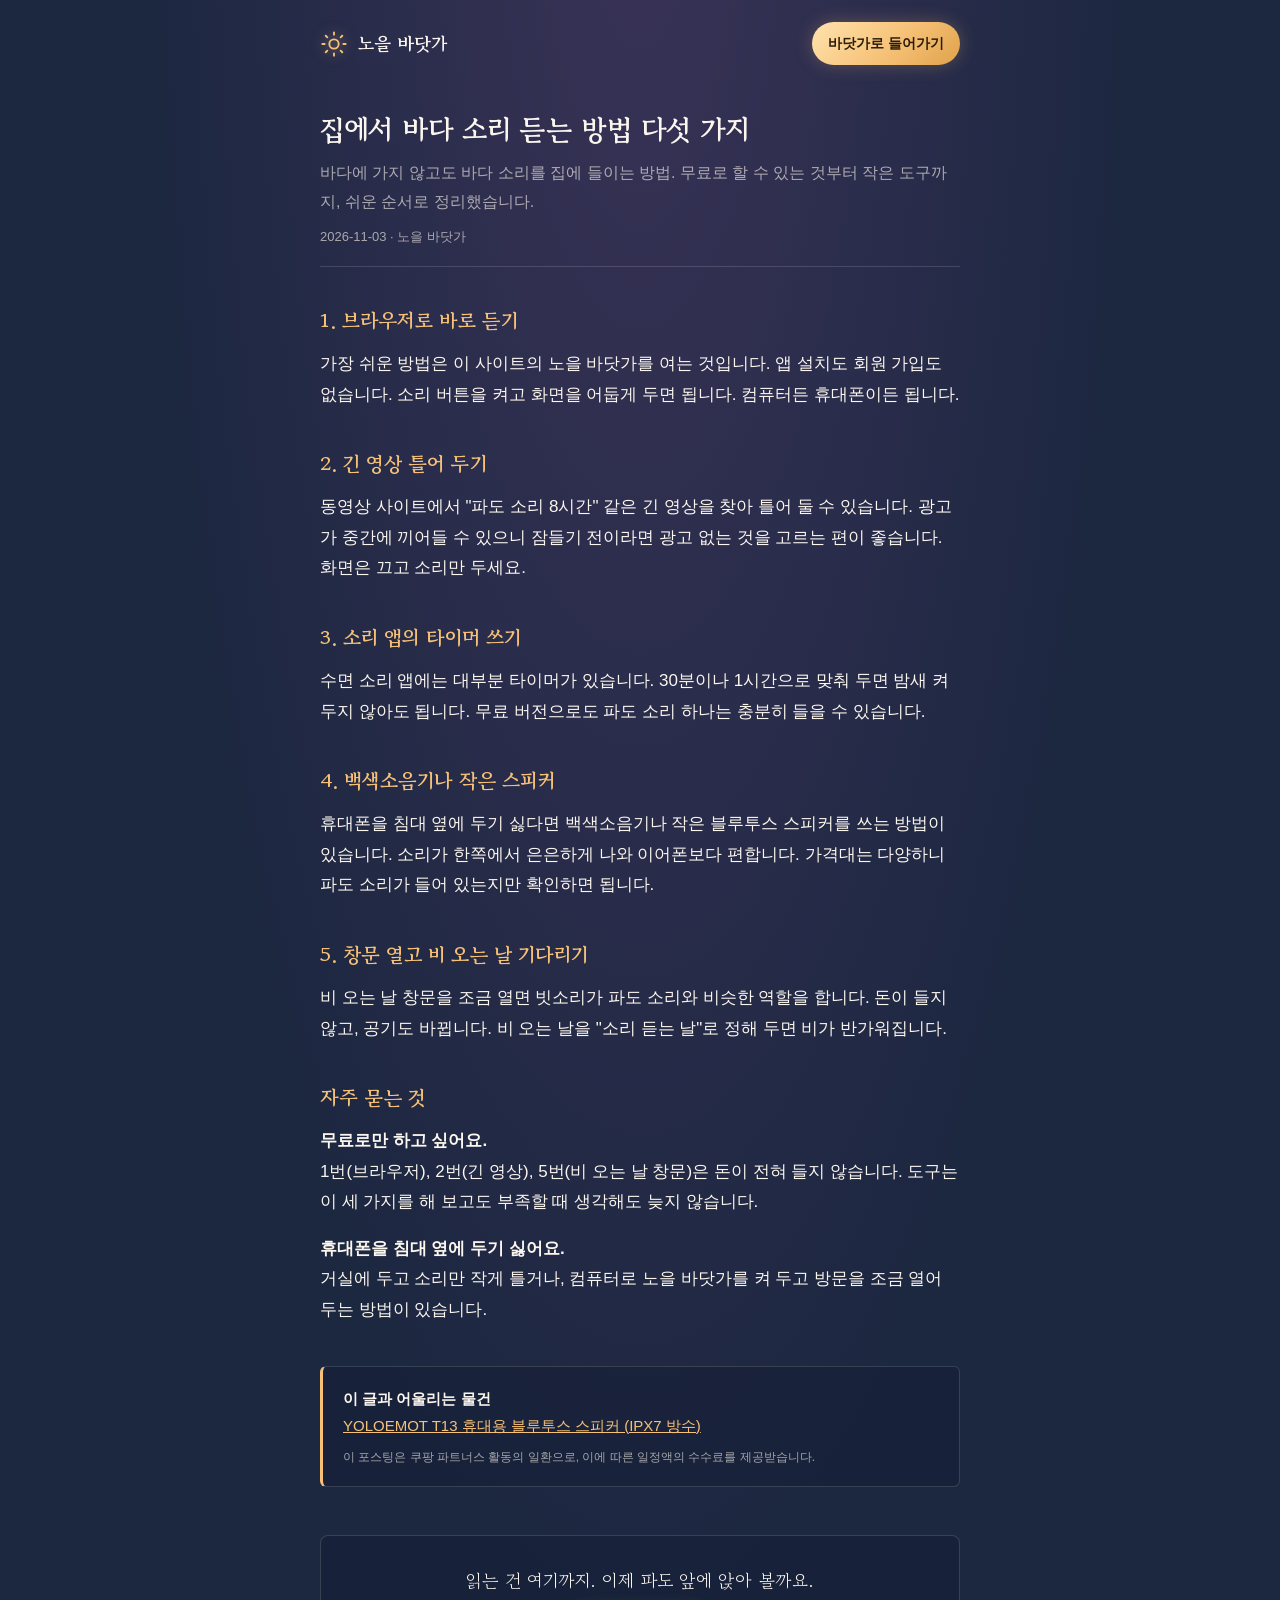
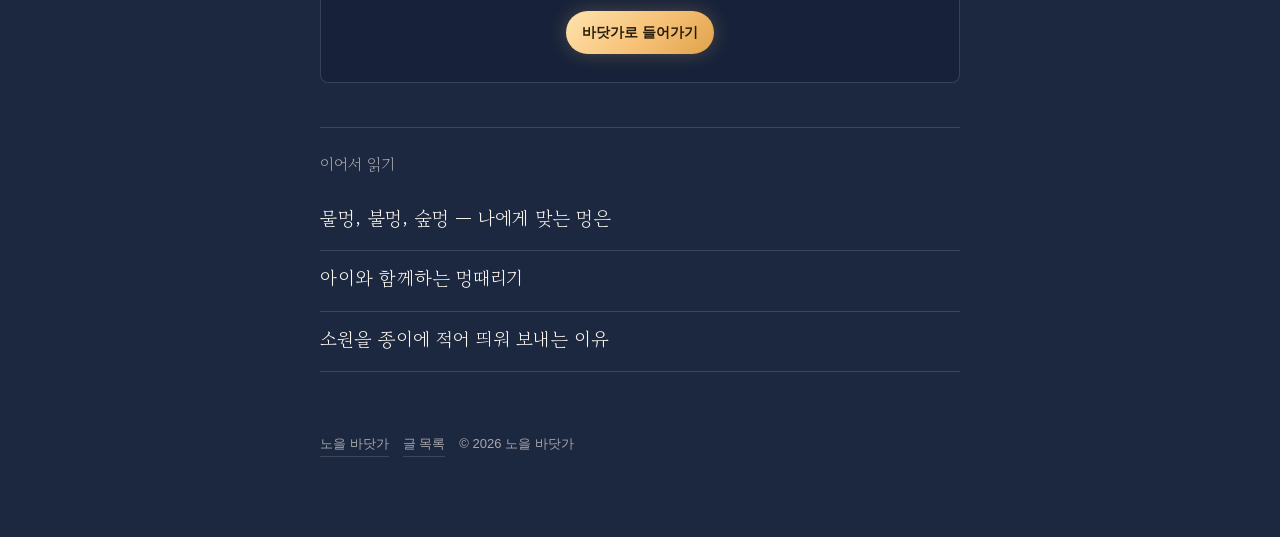
<file: 글/sea-sound-at-home.html>
<!doctype html>
<html lang="ko">
<head>
<meta charset="utf-8">
<meta name="viewport" content="width=device-width, initial-scale=1">
<title>집에서 바다 소리 듣는 방법 다섯 가지 · 노을 바닷가</title>
<meta name="description" content="바다에 가지 않고도 바다 소리를 집에 들이는 방법. 무료로 할 수 있는 것부터 작은 도구까지, 쉬운 순서로 정리했습니다.">
<link rel="canonical" href="https://sang456453-cloud.github.io/mulmeong/글/sea-sound-at-home.html">
<meta property="og:type" content="article">
<meta property="og:title" content="집에서 바다 소리 듣는 방법 다섯 가지">
<meta property="og:description" content="바다에 가지 않고도 바다 소리를 집에 들이는 방법. 무료로 할 수 있는 것부터 작은 도구까지, 쉬운 순서로 정리했습니다.">
<meta property="og:url" content="https://sang456453-cloud.github.io/mulmeong/글/sea-sound-at-home.html">
<meta property="og:site_name" content="노을 바닷가 · 물멍하는 곳">
<meta property="og:locale" content="ko_KR">
<link rel="preconnect" href="https://fonts.googleapis.com"><link rel="preconnect" href="https://fonts.gstatic.com" crossorigin>
<link rel="stylesheet" href="https://fonts.googleapis.com/css2?family=Gowun+Batang:wght@400;700&display=swap">
<link rel="stylesheet" href="style.css">
<script defer src="https://static.cloudflareinsights.com/beacon.min.js" data-cf-beacon='{"token": "f8a5d884ce90479199271975ad7535ca"}'></script>
</head>
<body>
<div class="wrap">
<header class="top">
  <a class="brand" href="../"><svg viewBox="0 0 24 24" fill="none" stroke="currentColor" stroke-width="1.6" stroke-linecap="round"><circle cx="12" cy="12" r="4"/><path d="M12 2v2M12 20v2M4.9 4.9l1.4 1.4M17.7 17.7l1.4 1.4M2 12h2M20 12h2M4.9 19.1l1.4-1.4M17.7 6.3l1.4-1.4"/></svg><b>노을 바닷가</b></a>
  <a class="enter" href="../">바닷가로 들어가기</a>
</header>
<article>
<h1>집에서 바다 소리 듣는 방법 다섯 가지</h1>
<p class="lead">바다에 가지 않고도 바다 소리를 집에 들이는 방법. 무료로 할 수 있는 것부터 작은 도구까지, 쉬운 순서로 정리했습니다.</p>
<p class="meta">2026-11-03 · 노을 바닷가</p>
<h2>1. 브라우저로 바로 듣기</h2>
<p>가장 쉬운 방법은 이 사이트의 노을 바닷가를 여는 것입니다. 앱 설치도 회원 가입도 없습니다. 소리 버튼을 켜고 화면을 어둡게 두면 됩니다. 컴퓨터든 휴대폰이든 됩니다.</p>
<h2>2. 긴 영상 틀어 두기</h2>
<p>동영상 사이트에서 "파도 소리 8시간" 같은 긴 영상을 찾아 틀어 둘 수 있습니다. 광고가 중간에 끼어들 수 있으니 잠들기 전이라면 광고 없는 것을 고르는 편이 좋습니다. 화면은 끄고 소리만 두세요.</p>
<h2>3. 소리 앱의 타이머 쓰기</h2>
<p>수면 소리 앱에는 대부분 타이머가 있습니다. 30분이나 1시간으로 맞춰 두면 밤새 켜 두지 않아도 됩니다. 무료 버전으로도 파도 소리 하나는 충분히 들을 수 있습니다.</p>
<h2>4. 백색소음기나 작은 스피커</h2>
<p>휴대폰을 침대 옆에 두기 싫다면 백색소음기나 작은 블루투스 스피커를 쓰는 방법이 있습니다. 소리가 한쪽에서 은은하게 나와 이어폰보다 편합니다. 가격대는 다양하니 파도 소리가 들어 있는지만 확인하면 됩니다.</p>
<h2>5. 창문 열고 비 오는 날 기다리기</h2>
<p>비 오는 날 창문을 조금 열면 빗소리가 파도 소리와 비슷한 역할을 합니다. 돈이 들지 않고, 공기도 바뀝니다. 비 오는 날을 "소리 듣는 날"로 정해 두면 비가 반가워집니다.</p>
<h2>자주 묻는 것</h2>
<p><strong>무료로만 하고 싶어요.</strong><br>1번(브라우저), 2번(긴 영상), 5번(비 오는 날 창문)은 돈이 전혀 들지 않습니다. 도구는 이 세 가지를 해 보고도 부족할 때 생각해도 늦지 않습니다.</p>
<p><strong>휴대폰을 침대 옆에 두기 싫어요.</strong><br>거실에 두고 소리만 작게 틀거나, 컴퓨터로 노을 바닷가를 켜 두고 방문을 조금 열어 두는 방법이 있습니다.</p>
<aside class="pick" data-affiliate>
  <strong>이 글과 어울리는 물건</strong><br>
  <a href="https://link.coupang.com/a/imFrS2kvIG" target="_blank" rel="noopener sponsored">YOLOEMOT T13 휴대용 블루투스 스피커 (IPX7 방수)</a>
  <small>이 포스팅은 쿠팡 파트너스 활동의 일환으로, 이에 따른 일정액의 수수료를 제공받습니다.</small>
</aside>
<div class="cta"><p>읽는 건 여기까지. 이제 파도 앞에 앉아 볼까요.</p><a class="enter" href="../">바닷가로 들어가기</a></div>
</article>
<nav class="more"><h3>이어서 읽기</h3><ul class="list">
<li><a href="mulmeong-bulmeong-supmeong.html">물멍, 불멍, 숲멍 — 나에게 맞는 멍은</a></li>
<li><a href="kids-mulmeong.html">아이와 함께하는 멍때리기</a></li>
<li><a href="why-wish-boat.html">소원을 종이에 적어 띄워 보내는 이유</a></li>
</ul></nav>
<footer>
  <a href="../">노을 바닷가</a>
  <a href="./">글 목록</a>
  <span>© 2026 노을 바닷가</span>
</footer>
</div>
</body>
</html>
</file>
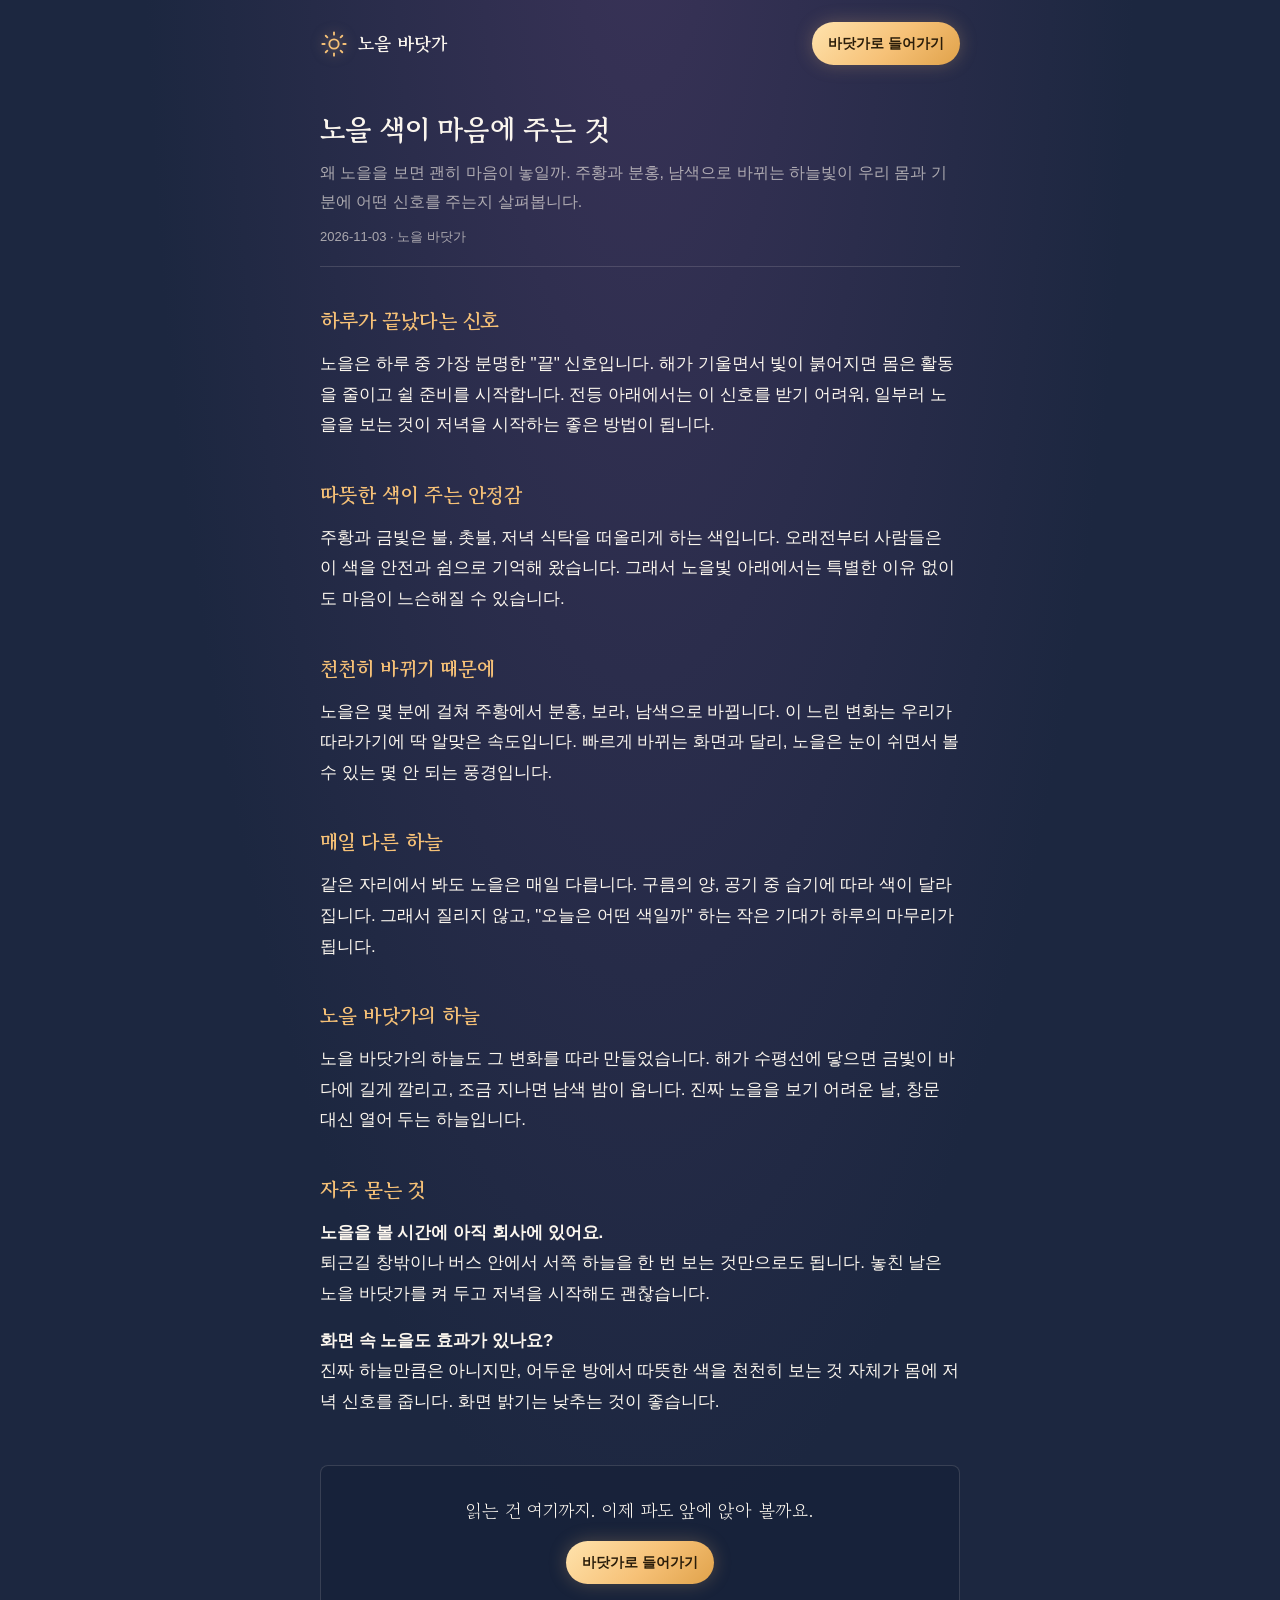
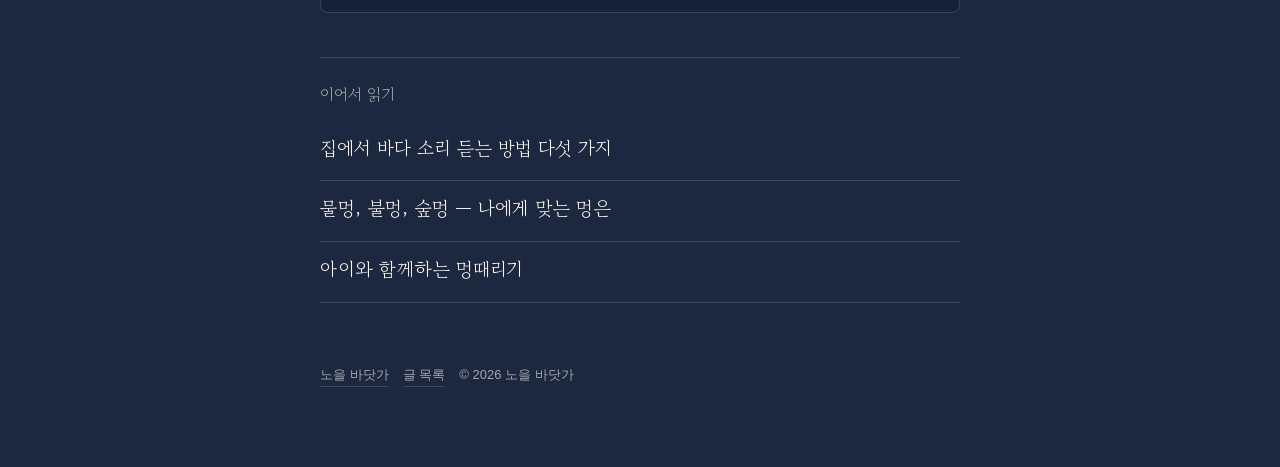
<file: 글/sunset-colors.html>
<!doctype html>
<html lang="ko">
<head>
<meta charset="utf-8">
<meta name="viewport" content="width=device-width, initial-scale=1">
<title>노을 색이 마음에 주는 것 · 노을 바닷가</title>
<meta name="description" content="왜 노을을 보면 괜히 마음이 놓일까. 주황과 분홍, 남색으로 바뀌는 하늘빛이 우리 몸과 기분에 어떤 신호를 주는지 살펴봅니다.">
<link rel="canonical" href="https://sang456453-cloud.github.io/mulmeong/글/sunset-colors.html">
<meta property="og:type" content="article">
<meta property="og:title" content="노을 색이 마음에 주는 것">
<meta property="og:description" content="왜 노을을 보면 괜히 마음이 놓일까. 주황과 분홍, 남색으로 바뀌는 하늘빛이 우리 몸과 기분에 어떤 신호를 주는지 살펴봅니다.">
<meta property="og:url" content="https://sang456453-cloud.github.io/mulmeong/글/sunset-colors.html">
<meta property="og:site_name" content="노을 바닷가 · 물멍하는 곳">
<meta property="og:locale" content="ko_KR">
<link rel="preconnect" href="https://fonts.googleapis.com"><link rel="preconnect" href="https://fonts.gstatic.com" crossorigin>
<link rel="stylesheet" href="https://fonts.googleapis.com/css2?family=Gowun+Batang:wght@400;700&display=swap">
<link rel="stylesheet" href="style.css">
<script defer src="https://static.cloudflareinsights.com/beacon.min.js" data-cf-beacon='{"token": "f8a5d884ce90479199271975ad7535ca"}'></script>
</head>
<body>
<div class="wrap">
<header class="top">
  <a class="brand" href="../"><svg viewBox="0 0 24 24" fill="none" stroke="currentColor" stroke-width="1.6" stroke-linecap="round"><circle cx="12" cy="12" r="4"/><path d="M12 2v2M12 20v2M4.9 4.9l1.4 1.4M17.7 17.7l1.4 1.4M2 12h2M20 12h2M4.9 19.1l1.4-1.4M17.7 6.3l1.4-1.4"/></svg><b>노을 바닷가</b></a>
  <a class="enter" href="../">바닷가로 들어가기</a>
</header>
<article>
<h1>노을 색이 마음에 주는 것</h1>
<p class="lead">왜 노을을 보면 괜히 마음이 놓일까. 주황과 분홍, 남색으로 바뀌는 하늘빛이 우리 몸과 기분에 어떤 신호를 주는지 살펴봅니다.</p>
<p class="meta">2026-11-03 · 노을 바닷가</p>
<h2>하루가 끝났다는 신호</h2>
<p>노을은 하루 중 가장 분명한 "끝" 신호입니다. 해가 기울면서 빛이 붉어지면 몸은 활동을 줄이고 쉴 준비를 시작합니다. 전등 아래에서는 이 신호를 받기 어려워, 일부러 노을을 보는 것이 저녁을 시작하는 좋은 방법이 됩니다.</p>
<h2>따뜻한 색이 주는 안정감</h2>
<p>주황과 금빛은 불, 촛불, 저녁 식탁을 떠올리게 하는 색입니다. 오래전부터 사람들은 이 색을 안전과 쉼으로 기억해 왔습니다. 그래서 노을빛 아래에서는 특별한 이유 없이도 마음이 느슨해질 수 있습니다.</p>
<h2>천천히 바뀌기 때문에</h2>
<p>노을은 몇 분에 걸쳐 주황에서 분홍, 보라, 남색으로 바뀝니다. 이 느린 변화는 우리가 따라가기에 딱 알맞은 속도입니다. 빠르게 바뀌는 화면과 달리, 노을은 눈이 쉬면서 볼 수 있는 몇 안 되는 풍경입니다.</p>
<h2>매일 다른 하늘</h2>
<p>같은 자리에서 봐도 노을은 매일 다릅니다. 구름의 양, 공기 중 습기에 따라 색이 달라집니다. 그래서 질리지 않고, "오늘은 어떤 색일까" 하는 작은 기대가 하루의 마무리가 됩니다.</p>
<h2>노을 바닷가의 하늘</h2>
<p>노을 바닷가의 하늘도 그 변화를 따라 만들었습니다. 해가 수평선에 닿으면 금빛이 바다에 길게 깔리고, 조금 지나면 남색 밤이 옵니다. 진짜 노을을 보기 어려운 날, 창문 대신 열어 두는 하늘입니다.</p>
<h2>자주 묻는 것</h2>
<p><strong>노을을 볼 시간에 아직 회사에 있어요.</strong><br>퇴근길 창밖이나 버스 안에서 서쪽 하늘을 한 번 보는 것만으로도 됩니다. 놓친 날은 노을 바닷가를 켜 두고 저녁을 시작해도 괜찮습니다.</p>
<p><strong>화면 속 노을도 효과가 있나요?</strong><br>진짜 하늘만큼은 아니지만, 어두운 방에서 따뜻한 색을 천천히 보는 것 자체가 몸에 저녁 신호를 줍니다. 화면 밝기는 낮추는 것이 좋습니다.</p>
<aside class="pick" data-affiliate hidden></aside>
<div class="cta"><p>읽는 건 여기까지. 이제 파도 앞에 앉아 볼까요.</p><a class="enter" href="../">바닷가로 들어가기</a></div>
</article>
<nav class="more"><h3>이어서 읽기</h3><ul class="list">
<li><a href="sea-sound-at-home.html">집에서 바다 소리 듣는 방법 다섯 가지</a></li>
<li><a href="mulmeong-bulmeong-supmeong.html">물멍, 불멍, 숲멍 — 나에게 맞는 멍은</a></li>
<li><a href="kids-mulmeong.html">아이와 함께하는 멍때리기</a></li>
</ul></nav>
<footer>
  <a href="../">노을 바닷가</a>
  <a href="./">글 목록</a>
  <span>© 2026 노을 바닷가</span>
</footer>
</div>
</body>
</html>
</file>
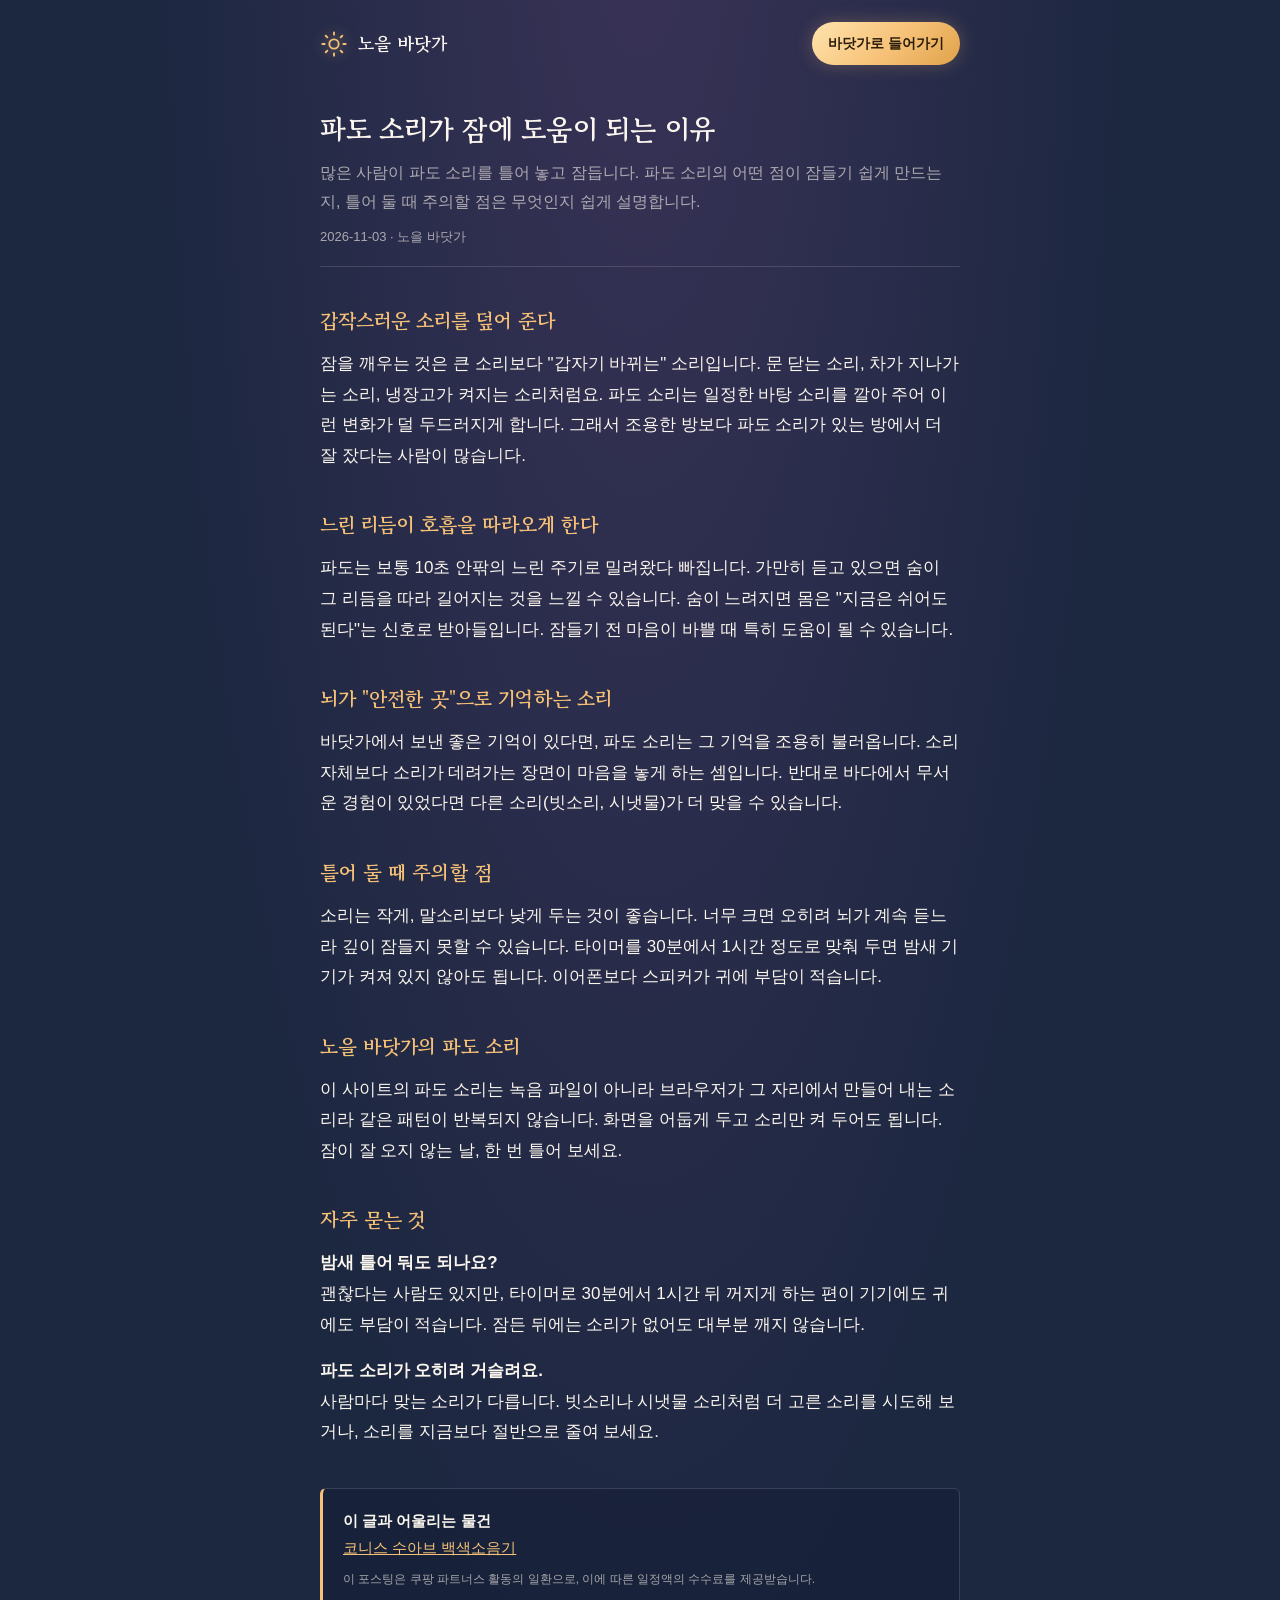
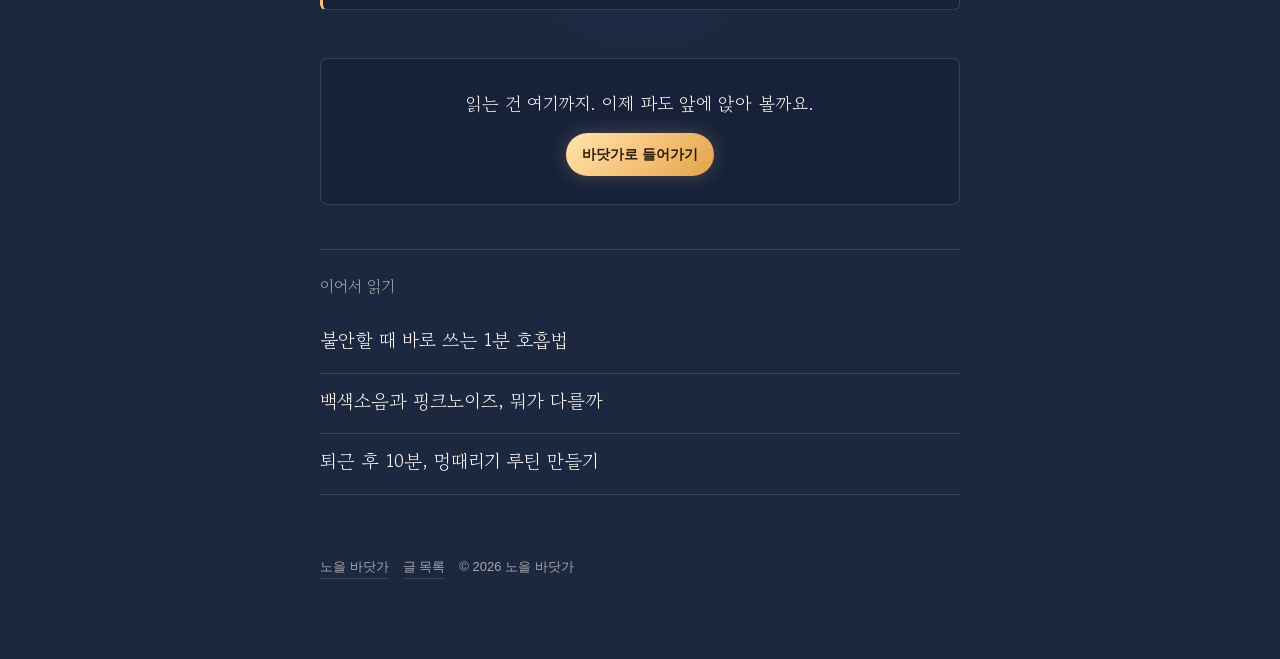
<file: 글/wave-sound-sleep.html>
<!doctype html>
<html lang="ko">
<head>
<meta charset="utf-8">
<meta name="viewport" content="width=device-width, initial-scale=1">
<title>파도 소리가 잠에 도움이 되는 이유 · 노을 바닷가</title>
<meta name="description" content="많은 사람이 파도 소리를 틀어 놓고 잠듭니다. 파도 소리의 어떤 점이 잠들기 쉽게 만드는지, 틀어 둘 때 주의할 점은 무엇인지 쉽게 설명합니다.">
<link rel="canonical" href="https://sang456453-cloud.github.io/mulmeong/글/wave-sound-sleep.html">
<meta property="og:type" content="article">
<meta property="og:title" content="파도 소리가 잠에 도움이 되는 이유">
<meta property="og:description" content="많은 사람이 파도 소리를 틀어 놓고 잠듭니다. 파도 소리의 어떤 점이 잠들기 쉽게 만드는지, 틀어 둘 때 주의할 점은 무엇인지 쉽게 설명합니다.">
<meta property="og:url" content="https://sang456453-cloud.github.io/mulmeong/글/wave-sound-sleep.html">
<meta property="og:site_name" content="노을 바닷가 · 물멍하는 곳">
<meta property="og:locale" content="ko_KR">
<link rel="preconnect" href="https://fonts.googleapis.com"><link rel="preconnect" href="https://fonts.gstatic.com" crossorigin>
<link rel="stylesheet" href="https://fonts.googleapis.com/css2?family=Gowun+Batang:wght@400;700&display=swap">
<link rel="stylesheet" href="style.css">
<script defer src="https://static.cloudflareinsights.com/beacon.min.js" data-cf-beacon='{"token": "f8a5d884ce90479199271975ad7535ca"}'></script>
</head>
<body>
<div class="wrap">
<header class="top">
  <a class="brand" href="../"><svg viewBox="0 0 24 24" fill="none" stroke="currentColor" stroke-width="1.6" stroke-linecap="round"><circle cx="12" cy="12" r="4"/><path d="M12 2v2M12 20v2M4.9 4.9l1.4 1.4M17.7 17.7l1.4 1.4M2 12h2M20 12h2M4.9 19.1l1.4-1.4M17.7 6.3l1.4-1.4"/></svg><b>노을 바닷가</b></a>
  <a class="enter" href="../">바닷가로 들어가기</a>
</header>
<article>
<h1>파도 소리가 잠에 도움이 되는 이유</h1>
<p class="lead">많은 사람이 파도 소리를 틀어 놓고 잠듭니다. 파도 소리의 어떤 점이 잠들기 쉽게 만드는지, 틀어 둘 때 주의할 점은 무엇인지 쉽게 설명합니다.</p>
<p class="meta">2026-11-03 · 노을 바닷가</p>
<h2>갑작스러운 소리를 덮어 준다</h2>
<p>잠을 깨우는 것은 큰 소리보다 "갑자기 바뀌는" 소리입니다. 문 닫는 소리, 차가 지나가는 소리, 냉장고가 켜지는 소리처럼요. 파도 소리는 일정한 바탕 소리를 깔아 주어 이런 변화가 덜 두드러지게 합니다. 그래서 조용한 방보다 파도 소리가 있는 방에서 더 잘 잤다는 사람이 많습니다.</p>
<h2>느린 리듬이 호흡을 따라오게 한다</h2>
<p>파도는 보통 10초 안팎의 느린 주기로 밀려왔다 빠집니다. 가만히 듣고 있으면 숨이 그 리듬을 따라 길어지는 것을 느낄 수 있습니다. 숨이 느려지면 몸은 "지금은 쉬어도 된다"는 신호로 받아들입니다. 잠들기 전 마음이 바쁠 때 특히 도움이 될 수 있습니다.</p>
<h2>뇌가 "안전한 곳"으로 기억하는 소리</h2>
<p>바닷가에서 보낸 좋은 기억이 있다면, 파도 소리는 그 기억을 조용히 불러옵니다. 소리 자체보다 소리가 데려가는 장면이 마음을 놓게 하는 셈입니다. 반대로 바다에서 무서운 경험이 있었다면 다른 소리(빗소리, 시냇물)가 더 맞을 수 있습니다.</p>
<h2>틀어 둘 때 주의할 점</h2>
<p>소리는 작게, 말소리보다 낮게 두는 것이 좋습니다. 너무 크면 오히려 뇌가 계속 듣느라 깊이 잠들지 못할 수 있습니다. 타이머를 30분에서 1시간 정도로 맞춰 두면 밤새 기기가 켜져 있지 않아도 됩니다. 이어폰보다 스피커가 귀에 부담이 적습니다.</p>
<h2>노을 바닷가의 파도 소리</h2>
<p>이 사이트의 파도 소리는 녹음 파일이 아니라 브라우저가 그 자리에서 만들어 내는 소리라 같은 패턴이 반복되지 않습니다. 화면을 어둡게 두고 소리만 켜 두어도 됩니다. 잠이 잘 오지 않는 날, 한 번 틀어 보세요.</p>
<h2>자주 묻는 것</h2>
<p><strong>밤새 틀어 둬도 되나요?</strong><br>괜찮다는 사람도 있지만, 타이머로 30분에서 1시간 뒤 꺼지게 하는 편이 기기에도 귀에도 부담이 적습니다. 잠든 뒤에는 소리가 없어도 대부분 깨지 않습니다.</p>
<p><strong>파도 소리가 오히려 거슬려요.</strong><br>사람마다 맞는 소리가 다릅니다. 빗소리나 시냇물 소리처럼 더 고른 소리를 시도해 보거나, 소리를 지금보다 절반으로 줄여 보세요.</p>
<aside class="pick" data-affiliate>
  <strong>이 글과 어울리는 물건</strong><br>
  <a href="https://link.coupang.com/a/imFoIL73K0" target="_blank" rel="noopener sponsored">코니스 수아브 백색소음기</a>
  <small>이 포스팅은 쿠팡 파트너스 활동의 일환으로, 이에 따른 일정액의 수수료를 제공받습니다.</small>
</aside>
<div class="cta"><p>읽는 건 여기까지. 이제 파도 앞에 앉아 볼까요.</p><a class="enter" href="../">바닷가로 들어가기</a></div>
</article>
<nav class="more"><h3>이어서 읽기</h3><ul class="list">
<li><a href="one-minute-breath.html">불안할 때 바로 쓰는 1분 호흡법</a></li>
<li><a href="white-pink-noise.html">백색소음과 핑크노이즈, 뭐가 다를까</a></li>
<li><a href="after-work-routine.html">퇴근 후 10분, 멍때리기 루틴 만들기</a></li>
</ul></nav>
<footer>
  <a href="../">노을 바닷가</a>
  <a href="./">글 목록</a>
  <span>© 2026 노을 바닷가</span>
</footer>
</div>
</body>
</html>
</file>
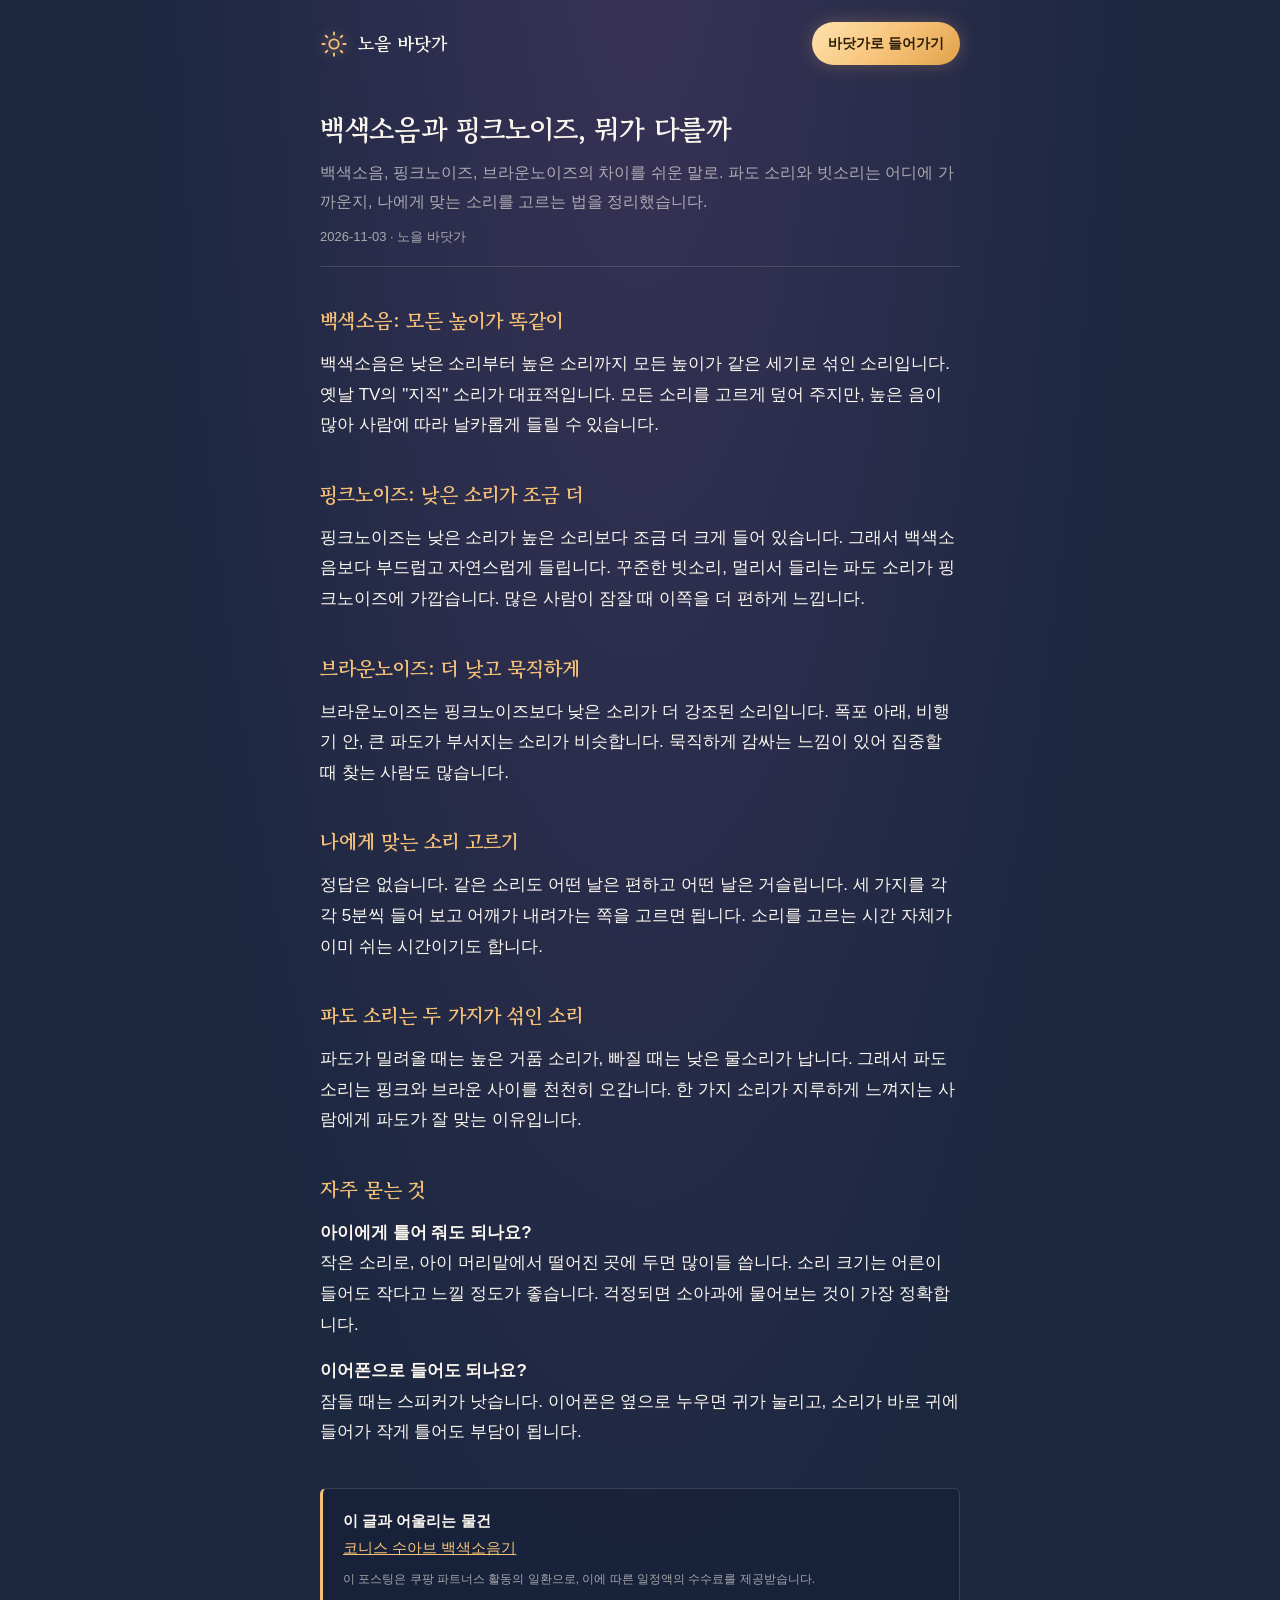
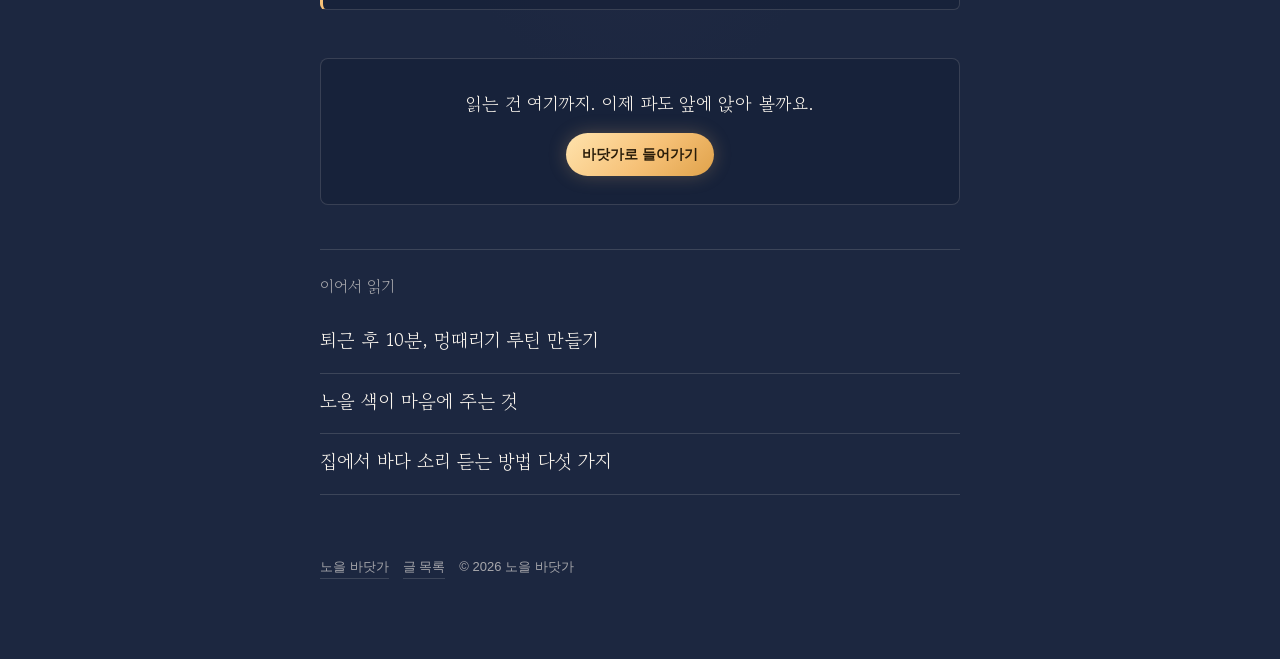
<file: 글/white-pink-noise.html>
<!doctype html>
<html lang="ko">
<head>
<meta charset="utf-8">
<meta name="viewport" content="width=device-width, initial-scale=1">
<title>백색소음과 핑크노이즈, 뭐가 다를까 · 노을 바닷가</title>
<meta name="description" content="백색소음, 핑크노이즈, 브라운노이즈의 차이를 쉬운 말로. 파도 소리와 빗소리는 어디에 가까운지, 나에게 맞는 소리를 고르는 법을 정리했습니다.">
<link rel="canonical" href="https://sang456453-cloud.github.io/mulmeong/글/white-pink-noise.html">
<meta property="og:type" content="article">
<meta property="og:title" content="백색소음과 핑크노이즈, 뭐가 다를까">
<meta property="og:description" content="백색소음, 핑크노이즈, 브라운노이즈의 차이를 쉬운 말로. 파도 소리와 빗소리는 어디에 가까운지, 나에게 맞는 소리를 고르는 법을 정리했습니다.">
<meta property="og:url" content="https://sang456453-cloud.github.io/mulmeong/글/white-pink-noise.html">
<meta property="og:site_name" content="노을 바닷가 · 물멍하는 곳">
<meta property="og:locale" content="ko_KR">
<link rel="preconnect" href="https://fonts.googleapis.com"><link rel="preconnect" href="https://fonts.gstatic.com" crossorigin>
<link rel="stylesheet" href="https://fonts.googleapis.com/css2?family=Gowun+Batang:wght@400;700&display=swap">
<link rel="stylesheet" href="style.css">
<script defer src="https://static.cloudflareinsights.com/beacon.min.js" data-cf-beacon='{"token": "f8a5d884ce90479199271975ad7535ca"}'></script>
</head>
<body>
<div class="wrap">
<header class="top">
  <a class="brand" href="../"><svg viewBox="0 0 24 24" fill="none" stroke="currentColor" stroke-width="1.6" stroke-linecap="round"><circle cx="12" cy="12" r="4"/><path d="M12 2v2M12 20v2M4.9 4.9l1.4 1.4M17.7 17.7l1.4 1.4M2 12h2M20 12h2M4.9 19.1l1.4-1.4M17.7 6.3l1.4-1.4"/></svg><b>노을 바닷가</b></a>
  <a class="enter" href="../">바닷가로 들어가기</a>
</header>
<article>
<h1>백색소음과 핑크노이즈, 뭐가 다를까</h1>
<p class="lead">백색소음, 핑크노이즈, 브라운노이즈의 차이를 쉬운 말로. 파도 소리와 빗소리는 어디에 가까운지, 나에게 맞는 소리를 고르는 법을 정리했습니다.</p>
<p class="meta">2026-11-03 · 노을 바닷가</p>
<h2>백색소음: 모든 높이가 똑같이</h2>
<p>백색소음은 낮은 소리부터 높은 소리까지 모든 높이가 같은 세기로 섞인 소리입니다. 옛날 TV의 "지직" 소리가 대표적입니다. 모든 소리를 고르게 덮어 주지만, 높은 음이 많아 사람에 따라 날카롭게 들릴 수 있습니다.</p>
<h2>핑크노이즈: 낮은 소리가 조금 더</h2>
<p>핑크노이즈는 낮은 소리가 높은 소리보다 조금 더 크게 들어 있습니다. 그래서 백색소음보다 부드럽고 자연스럽게 들립니다. 꾸준한 빗소리, 멀리서 들리는 파도 소리가 핑크노이즈에 가깝습니다. 많은 사람이 잠잘 때 이쪽을 더 편하게 느낍니다.</p>
<h2>브라운노이즈: 더 낮고 묵직하게</h2>
<p>브라운노이즈는 핑크노이즈보다 낮은 소리가 더 강조된 소리입니다. 폭포 아래, 비행기 안, 큰 파도가 부서지는 소리가 비슷합니다. 묵직하게 감싸는 느낌이 있어 집중할 때 찾는 사람도 많습니다.</p>
<h2>나에게 맞는 소리 고르기</h2>
<p>정답은 없습니다. 같은 소리도 어떤 날은 편하고 어떤 날은 거슬립니다. 세 가지를 각각 5분씩 들어 보고 어깨가 내려가는 쪽을 고르면 됩니다. 소리를 고르는 시간 자체가 이미 쉬는 시간이기도 합니다.</p>
<h2>파도 소리는 두 가지가 섞인 소리</h2>
<p>파도가 밀려올 때는 높은 거품 소리가, 빠질 때는 낮은 물소리가 납니다. 그래서 파도 소리는 핑크와 브라운 사이를 천천히 오갑니다. 한 가지 소리가 지루하게 느껴지는 사람에게 파도가 잘 맞는 이유입니다.</p>
<h2>자주 묻는 것</h2>
<p><strong>아이에게 틀어 줘도 되나요?</strong><br>작은 소리로, 아이 머리맡에서 떨어진 곳에 두면 많이들 씁니다. 소리 크기는 어른이 들어도 작다고 느낄 정도가 좋습니다. 걱정되면 소아과에 물어보는 것이 가장 정확합니다.</p>
<p><strong>이어폰으로 들어도 되나요?</strong><br>잠들 때는 스피커가 낫습니다. 이어폰은 옆으로 누우면 귀가 눌리고, 소리가 바로 귀에 들어가 작게 틀어도 부담이 됩니다.</p>
<aside class="pick" data-affiliate>
  <strong>이 글과 어울리는 물건</strong><br>
  <a href="https://link.coupang.com/a/imFoIL73K0" target="_blank" rel="noopener sponsored">코니스 수아브 백색소음기</a>
  <small>이 포스팅은 쿠팡 파트너스 활동의 일환으로, 이에 따른 일정액의 수수료를 제공받습니다.</small>
</aside>
<div class="cta"><p>읽는 건 여기까지. 이제 파도 앞에 앉아 볼까요.</p><a class="enter" href="../">바닷가로 들어가기</a></div>
</article>
<nav class="more"><h3>이어서 읽기</h3><ul class="list">
<li><a href="after-work-routine.html">퇴근 후 10분, 멍때리기 루틴 만들기</a></li>
<li><a href="sunset-colors.html">노을 색이 마음에 주는 것</a></li>
<li><a href="sea-sound-at-home.html">집에서 바다 소리 듣는 방법 다섯 가지</a></li>
</ul></nav>
<footer>
  <a href="../">노을 바닷가</a>
  <a href="./">글 목록</a>
  <span>© 2026 노을 바닷가</span>
</footer>
</div>
</body>
</html>
</file>
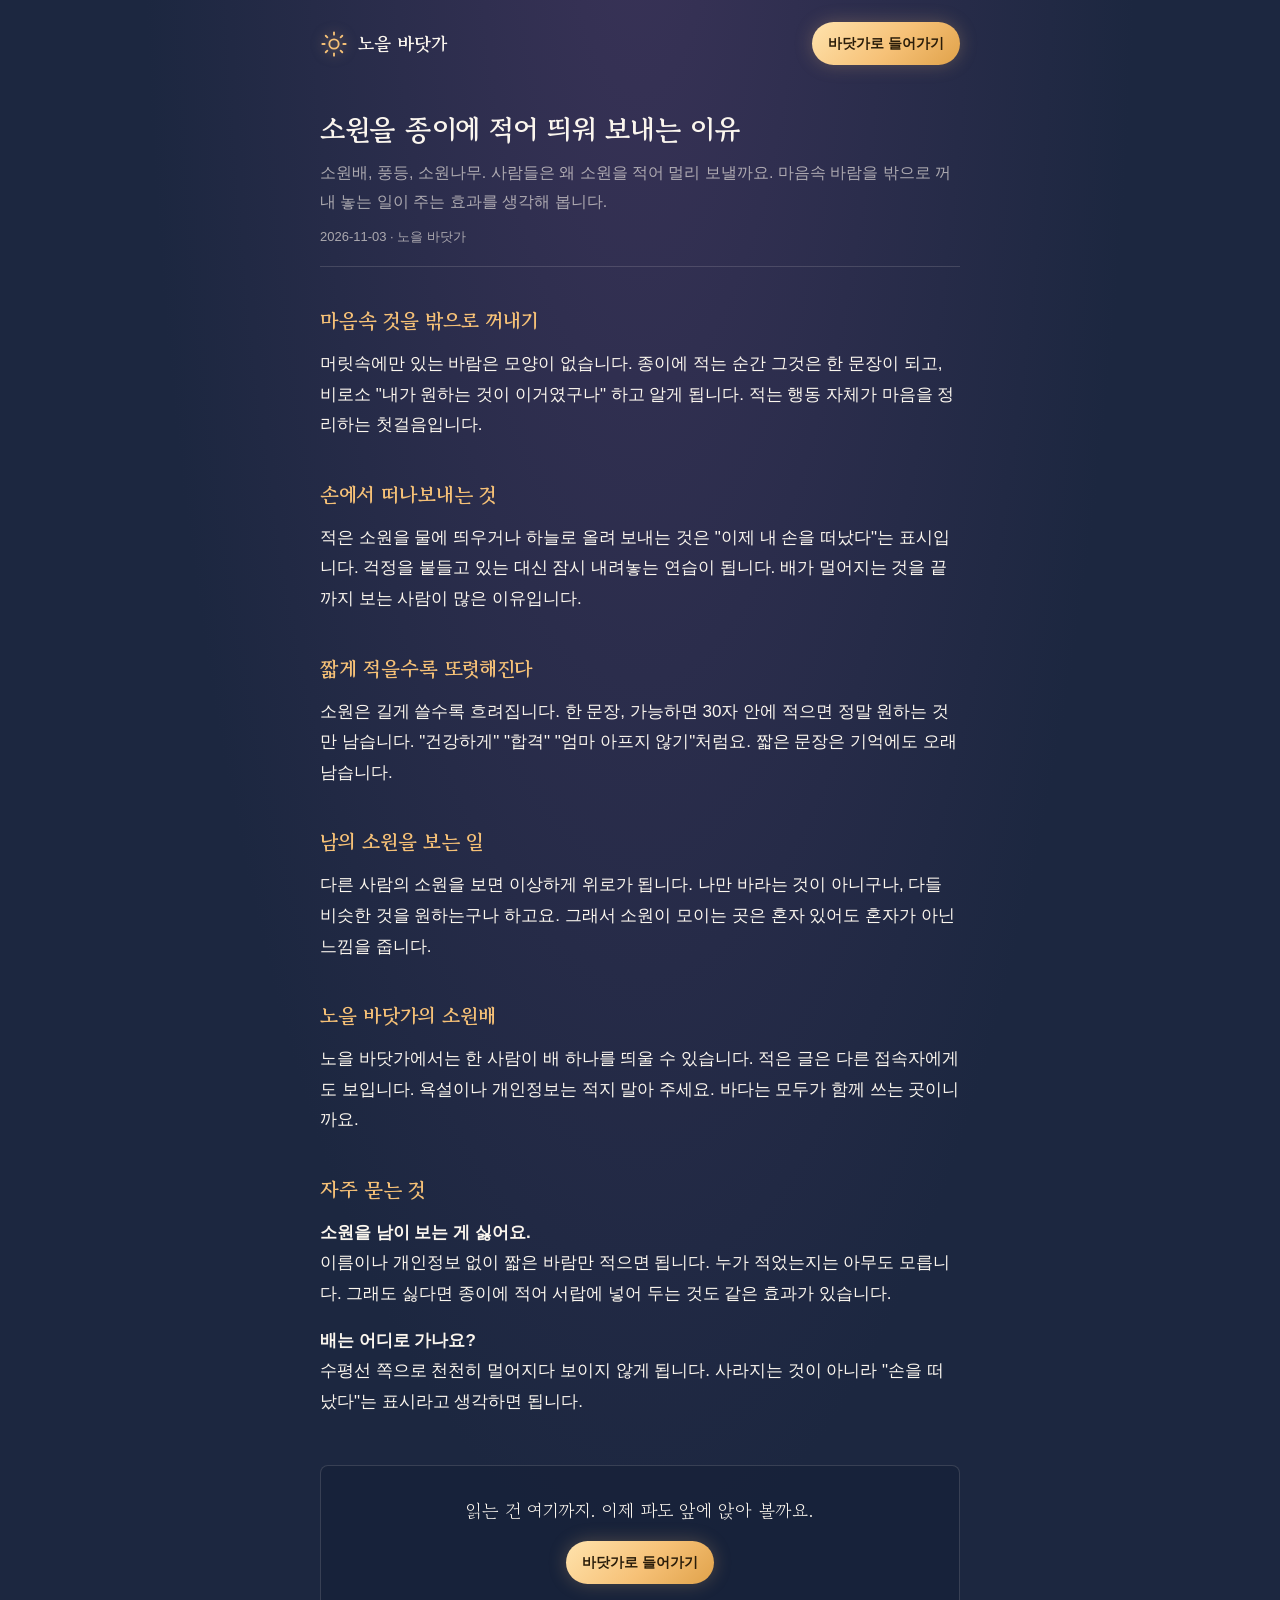
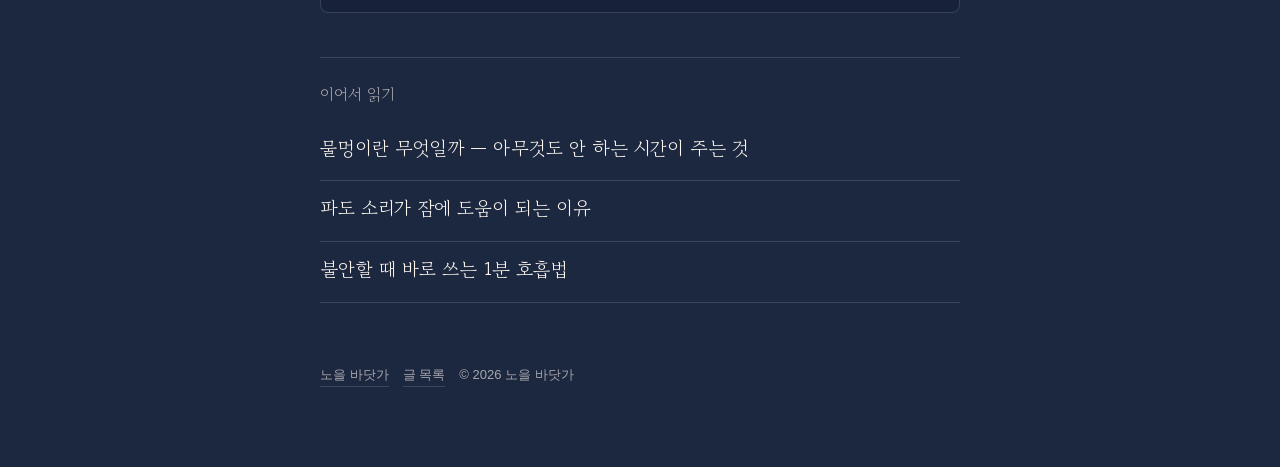
<file: 글/why-wish-boat.html>
<!doctype html>
<html lang="ko">
<head>
<meta charset="utf-8">
<meta name="viewport" content="width=device-width, initial-scale=1">
<title>소원을 종이에 적어 띄워 보내는 이유 · 노을 바닷가</title>
<meta name="description" content="소원배, 풍등, 소원나무. 사람들은 왜 소원을 적어 멀리 보낼까요. 마음속 바람을 밖으로 꺼내 놓는 일이 주는 효과를 생각해 봅니다.">
<link rel="canonical" href="https://sang456453-cloud.github.io/mulmeong/글/why-wish-boat.html">
<meta property="og:type" content="article">
<meta property="og:title" content="소원을 종이에 적어 띄워 보내는 이유">
<meta property="og:description" content="소원배, 풍등, 소원나무. 사람들은 왜 소원을 적어 멀리 보낼까요. 마음속 바람을 밖으로 꺼내 놓는 일이 주는 효과를 생각해 봅니다.">
<meta property="og:url" content="https://sang456453-cloud.github.io/mulmeong/글/why-wish-boat.html">
<meta property="og:site_name" content="노을 바닷가 · 물멍하는 곳">
<meta property="og:locale" content="ko_KR">
<link rel="preconnect" href="https://fonts.googleapis.com"><link rel="preconnect" href="https://fonts.gstatic.com" crossorigin>
<link rel="stylesheet" href="https://fonts.googleapis.com/css2?family=Gowun+Batang:wght@400;700&display=swap">
<link rel="stylesheet" href="style.css">
<script defer src="https://static.cloudflareinsights.com/beacon.min.js" data-cf-beacon='{"token": "f8a5d884ce90479199271975ad7535ca"}'></script>
</head>
<body>
<div class="wrap">
<header class="top">
  <a class="brand" href="../"><svg viewBox="0 0 24 24" fill="none" stroke="currentColor" stroke-width="1.6" stroke-linecap="round"><circle cx="12" cy="12" r="4"/><path d="M12 2v2M12 20v2M4.9 4.9l1.4 1.4M17.7 17.7l1.4 1.4M2 12h2M20 12h2M4.9 19.1l1.4-1.4M17.7 6.3l1.4-1.4"/></svg><b>노을 바닷가</b></a>
  <a class="enter" href="../">바닷가로 들어가기</a>
</header>
<article>
<h1>소원을 종이에 적어 띄워 보내는 이유</h1>
<p class="lead">소원배, 풍등, 소원나무. 사람들은 왜 소원을 적어 멀리 보낼까요. 마음속 바람을 밖으로 꺼내 놓는 일이 주는 효과를 생각해 봅니다.</p>
<p class="meta">2026-11-03 · 노을 바닷가</p>
<h2>마음속 것을 밖으로 꺼내기</h2>
<p>머릿속에만 있는 바람은 모양이 없습니다. 종이에 적는 순간 그것은 한 문장이 되고, 비로소 "내가 원하는 것이 이거였구나" 하고 알게 됩니다. 적는 행동 자체가 마음을 정리하는 첫걸음입니다.</p>
<h2>손에서 떠나보내는 것</h2>
<p>적은 소원을 물에 띄우거나 하늘로 올려 보내는 것은 "이제 내 손을 떠났다"는 표시입니다. 걱정을 붙들고 있는 대신 잠시 내려놓는 연습이 됩니다. 배가 멀어지는 것을 끝까지 보는 사람이 많은 이유입니다.</p>
<h2>짧게 적을수록 또렷해진다</h2>
<p>소원은 길게 쓸수록 흐려집니다. 한 문장, 가능하면 30자 안에 적으면 정말 원하는 것만 남습니다. "건강하게" "합격" "엄마 아프지 않기"처럼요. 짧은 문장은 기억에도 오래 남습니다.</p>
<h2>남의 소원을 보는 일</h2>
<p>다른 사람의 소원을 보면 이상하게 위로가 됩니다. 나만 바라는 것이 아니구나, 다들 비슷한 것을 원하는구나 하고요. 그래서 소원이 모이는 곳은 혼자 있어도 혼자가 아닌 느낌을 줍니다.</p>
<h2>노을 바닷가의 소원배</h2>
<p>노을 바닷가에서는 한 사람이 배 하나를 띄울 수 있습니다. 적은 글은 다른 접속자에게도 보입니다. 욕설이나 개인정보는 적지 말아 주세요. 바다는 모두가 함께 쓰는 곳이니까요.</p>
<h2>자주 묻는 것</h2>
<p><strong>소원을 남이 보는 게 싫어요.</strong><br>이름이나 개인정보 없이 짧은 바람만 적으면 됩니다. 누가 적었는지는 아무도 모릅니다. 그래도 싫다면 종이에 적어 서랍에 넣어 두는 것도 같은 효과가 있습니다.</p>
<p><strong>배는 어디로 가나요?</strong><br>수평선 쪽으로 천천히 멀어지다 보이지 않게 됩니다. 사라지는 것이 아니라 "손을 떠났다"는 표시라고 생각하면 됩니다.</p>
<aside class="pick" data-affiliate hidden></aside>
<div class="cta"><p>읽는 건 여기까지. 이제 파도 앞에 앉아 볼까요.</p><a class="enter" href="../">바닷가로 들어가기</a></div>
</article>
<nav class="more"><h3>이어서 읽기</h3><ul class="list">
<li><a href="mulmeong-what.html">물멍이란 무엇일까 — 아무것도 안 하는 시간이 주는 것</a></li>
<li><a href="wave-sound-sleep.html">파도 소리가 잠에 도움이 되는 이유</a></li>
<li><a href="one-minute-breath.html">불안할 때 바로 쓰는 1분 호흡법</a></li>
</ul></nav>
<footer>
  <a href="../">노을 바닷가</a>
  <a href="./">글 목록</a>
  <span>© 2026 노을 바닷가</span>
</footer>
</div>
</body>
</html>
</file>
<file: 글/style.css>
:root{--ink:#FBF6EE;--muted:rgba(251,246,238,.62);--glass:rgba(22,32,54,.58);--line:rgba(251,246,238,.14);--gold:#F6C177;--gold-deep:#E0A24A;--sea:#8FA5BF;--bg:#1c2740;--serif:"Gowun Batang",serif;--sans:Pretendard,-apple-system,"Apple SD Gothic Neo","Malgun Gothic",sans-serif}
*{box-sizing:border-box}
html{background:var(--bg)}
body{margin:0;min-height:100vh;background:radial-gradient(ellipse at 50% -10%,#3a3358 0%,var(--bg) 55%);color:var(--ink);font-family:var(--sans);font-size:17px;line-height:1.8;-webkit-font-smoothing:antialiased}
a{color:var(--gold)}
:focus-visible{outline:2px solid var(--gold);outline-offset:3px}
.wrap{max-width:680px;margin:0 auto;padding:0 20px 80px}
.top{display:flex;align-items:center;justify-content:space-between;gap:12px;padding:22px 0 10px}
.brand{display:flex;align-items:center;gap:10px;color:var(--ink);text-decoration:none}
.brand svg{width:28px;height:28px;color:var(--gold);filter:drop-shadow(0 0 6px rgba(246,193,119,.5))}
.brand b{font-family:var(--serif);font-size:18px}
.enter{display:inline-block;font-size:14px;color:#2a1d0a;background:linear-gradient(135deg,#ffe3ad,var(--gold) 55%,var(--gold-deep));border-radius:999px;padding:9px 16px;text-decoration:none;font-weight:600;white-space:nowrap;box-shadow:0 0 18px rgba(246,193,119,.25)}
.enter:hover{filter:brightness(1.06)}
h1{font-family:var(--serif);font-weight:700;font-size:28px;line-height:1.35;margin:36px 0 10px;letter-spacing:-.01em}
.lead{color:var(--muted);margin:0 0 8px;font-size:16px}
.meta{font-size:13px;color:var(--muted);margin:0 0 34px;padding-bottom:18px;border-bottom:1px solid var(--line)}
h2{font-family:var(--serif);font-size:20px;margin:36px 0 10px;color:var(--gold)}
p{margin:0 0 16px}
.pick{margin:40px 0;padding:18px 20px;background:var(--glass);border:1px solid var(--line);border-left:3px solid var(--gold);border-radius:6px;font-size:15px}
.pick small{display:block;color:var(--muted);margin-top:8px;font-size:12px}
.cta{margin:48px 0 0;padding:28px 22px;text-align:center;background:var(--glass);border:1px solid var(--line);border-radius:8px}
.cta p{font-family:var(--serif);font-size:18px;margin:0 0 14px}
.more{margin:44px 0 0;padding-top:22px;border-top:1px solid var(--line)}
.more h3{font-family:var(--serif);font-size:16px;margin:0 0 12px;color:var(--muted);font-weight:400}
.list{list-style:none;margin:0;padding:0}
.list li{padding:14px 0;border-bottom:1px solid var(--line)}
.list a{color:var(--ink);text-decoration:none;font-family:var(--serif);font-size:19px;line-height:1.4}
.list a:hover{color:var(--gold)}
.list span{display:block;color:var(--muted);font-size:14px;margin-top:4px;line-height:1.6}
footer{margin-top:60px;font-size:13px;color:var(--muted);display:flex;flex-wrap:wrap;gap:14px}
footer a{color:var(--muted);text-decoration:none;border-bottom:1px solid var(--line)}
@media (max-width:480px){body{font-size:16px}h1{font-size:24px}.top{padding-top:16px}.enter{padding:8px 13px;font-size:13px}}
</file>
